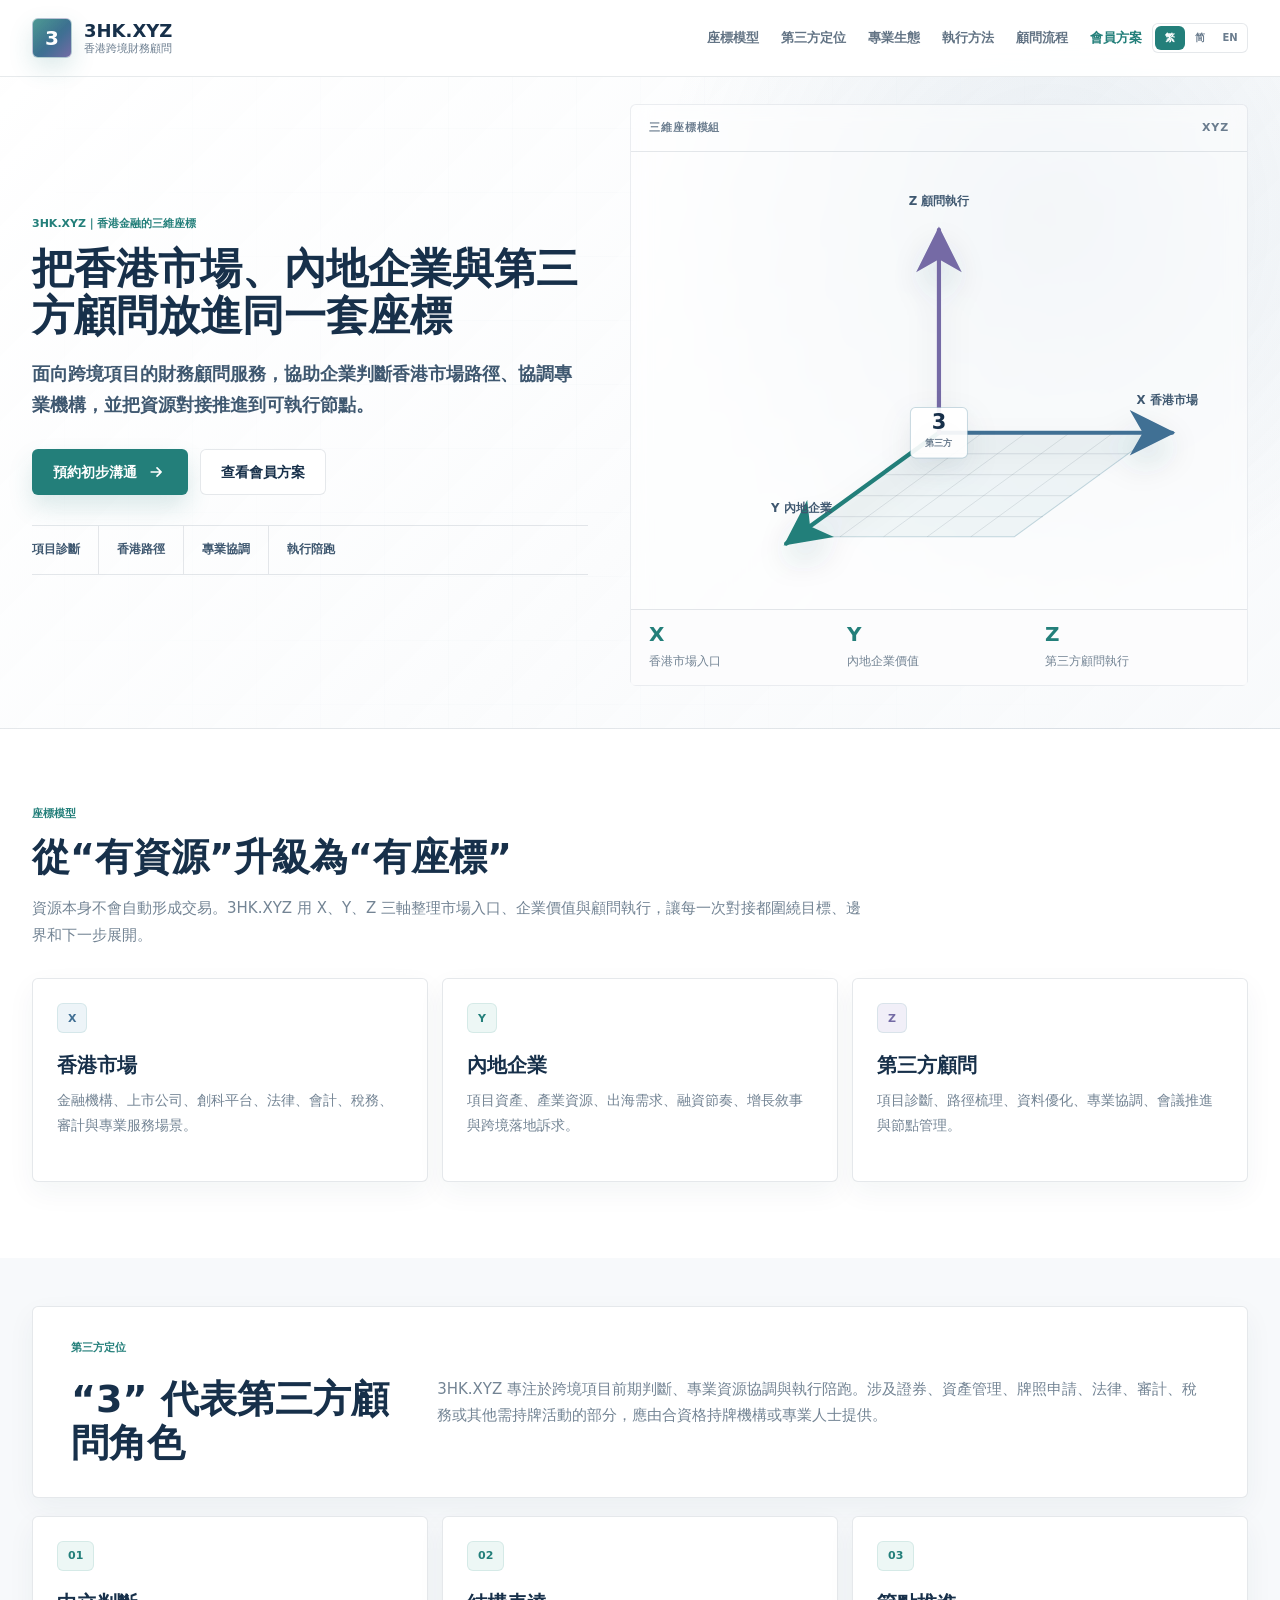
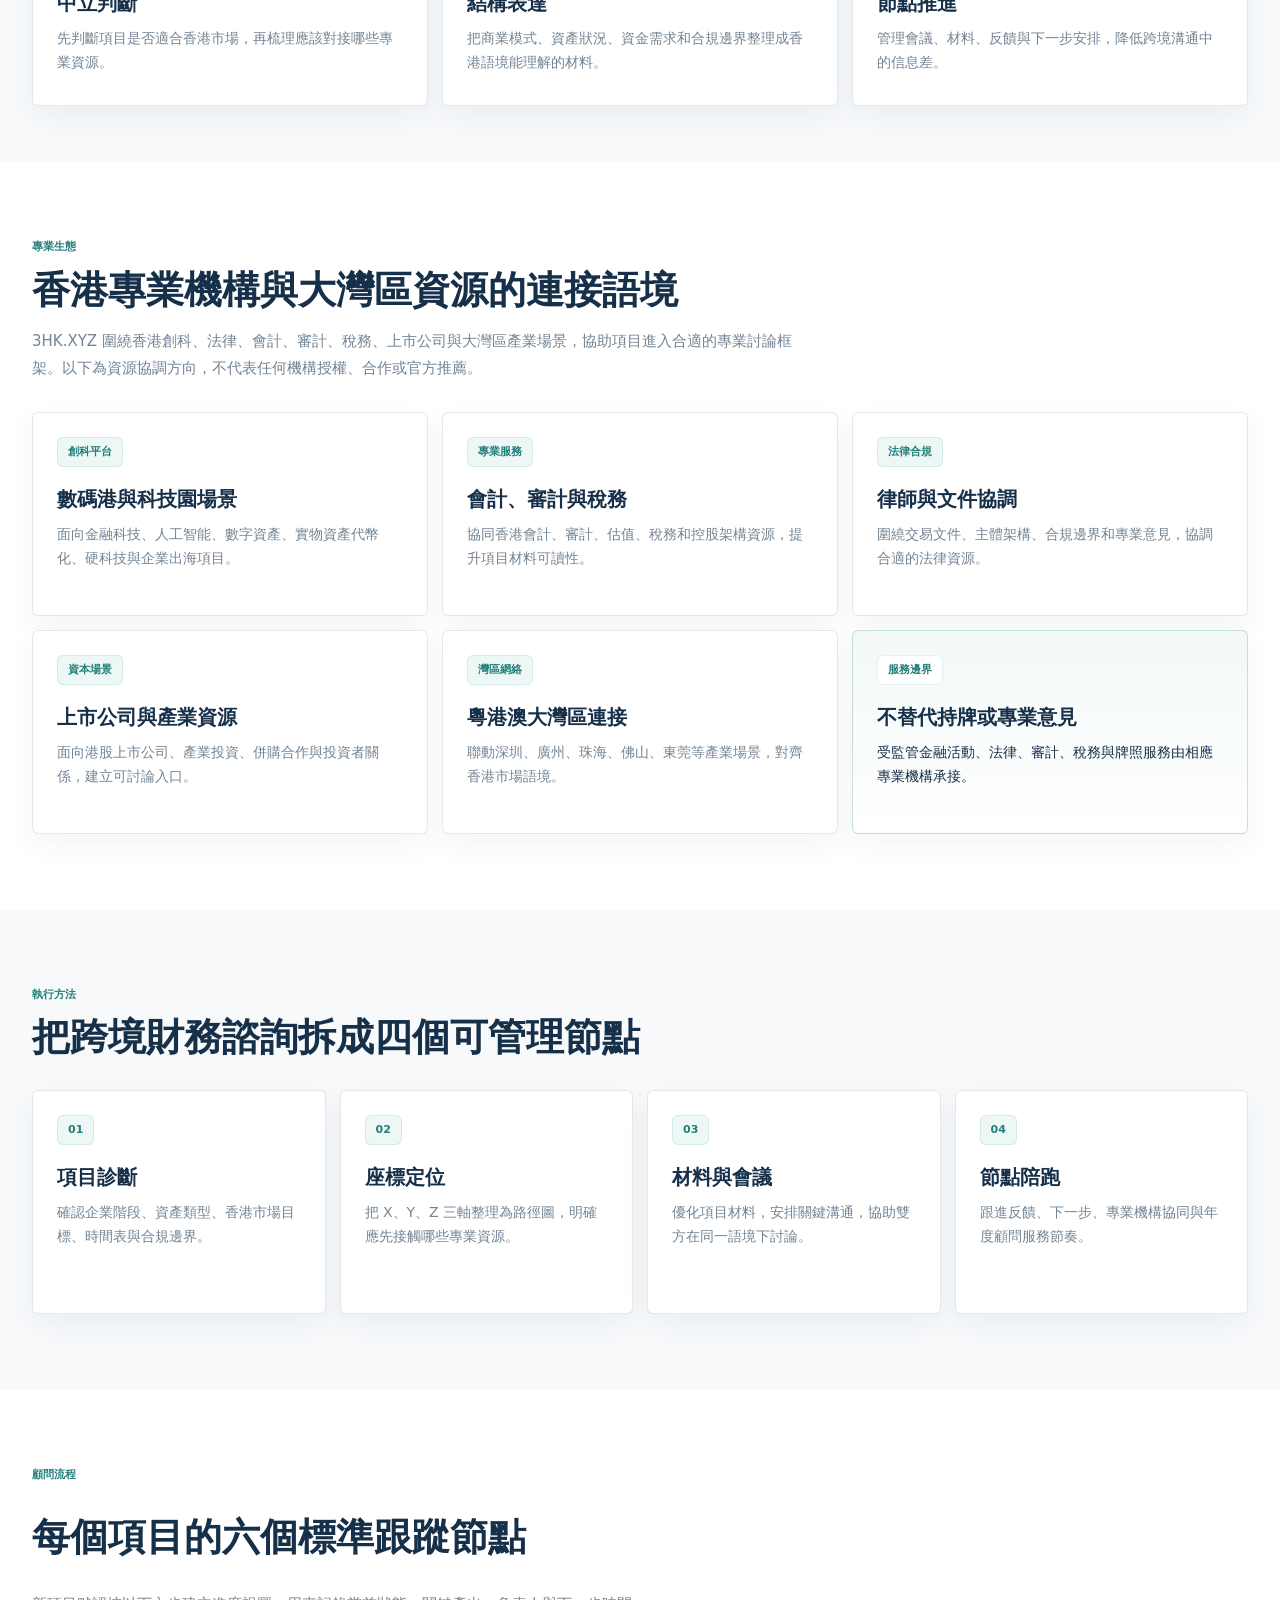
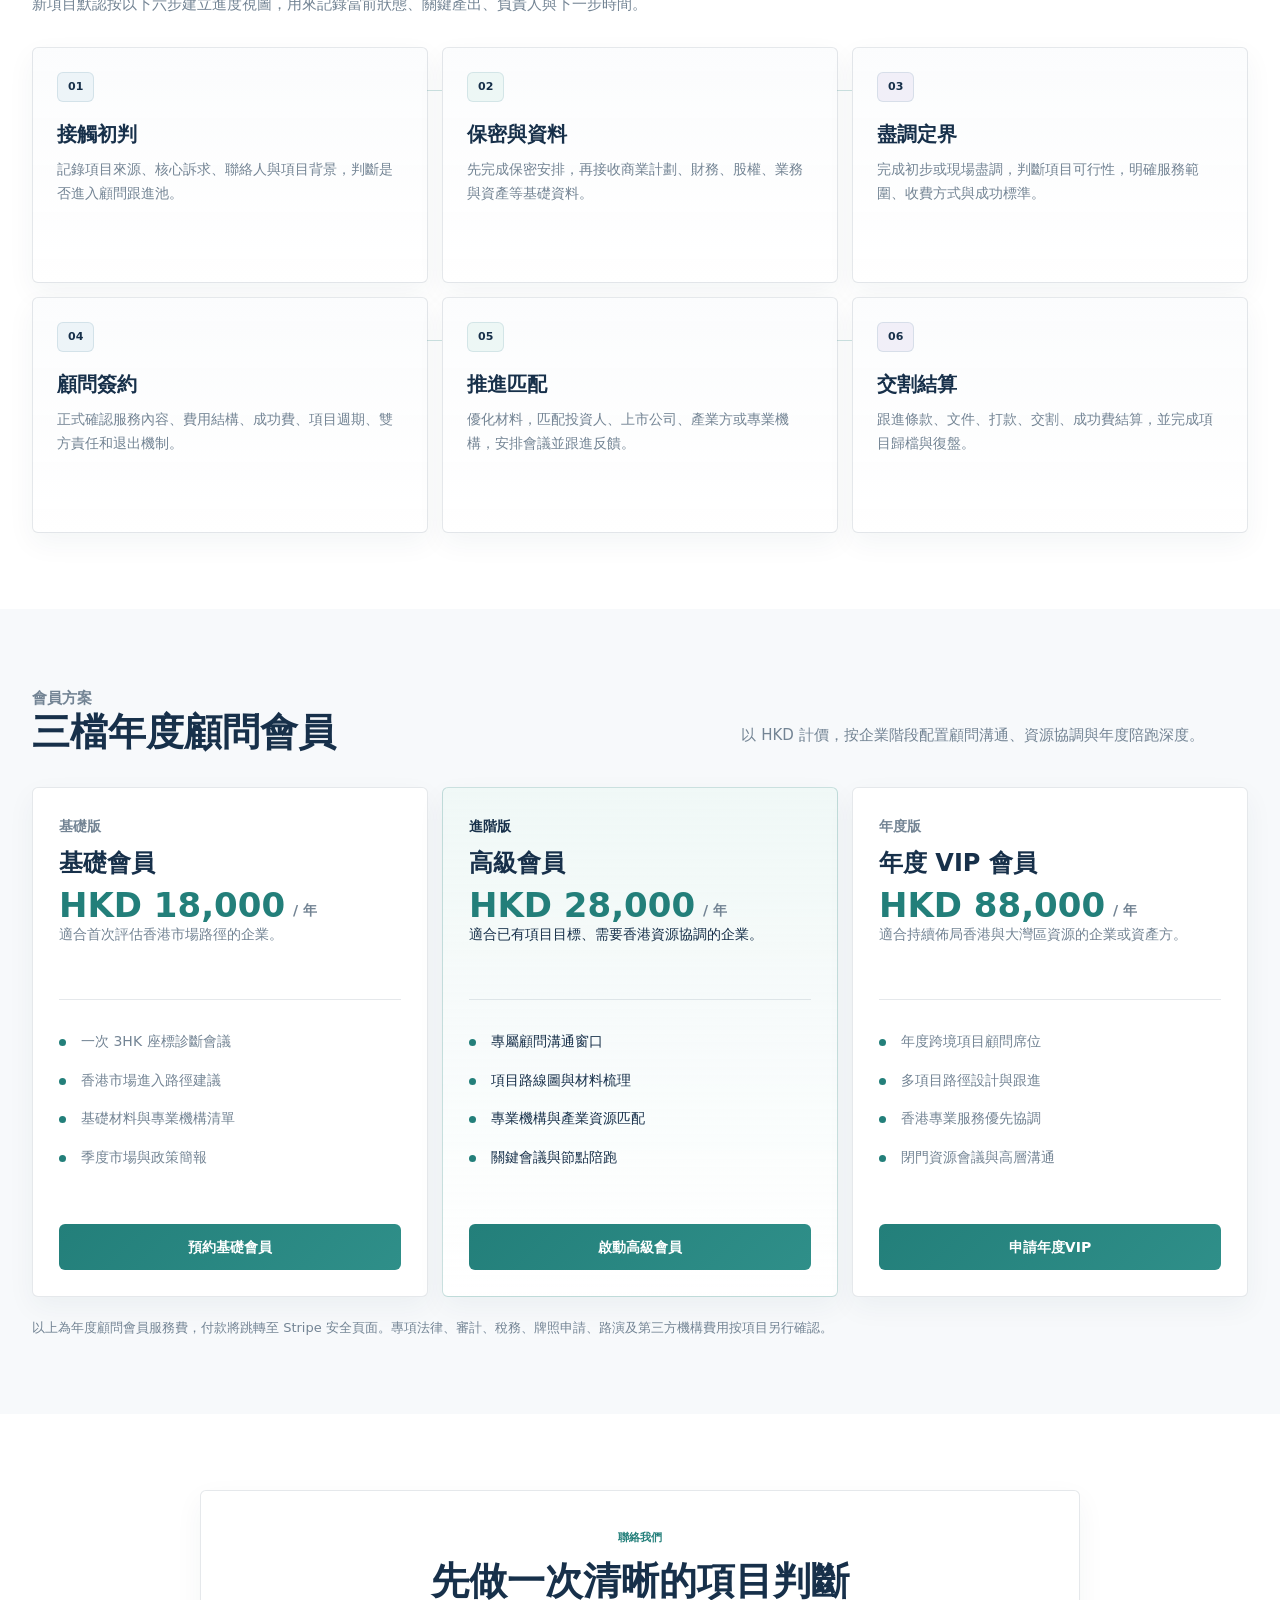
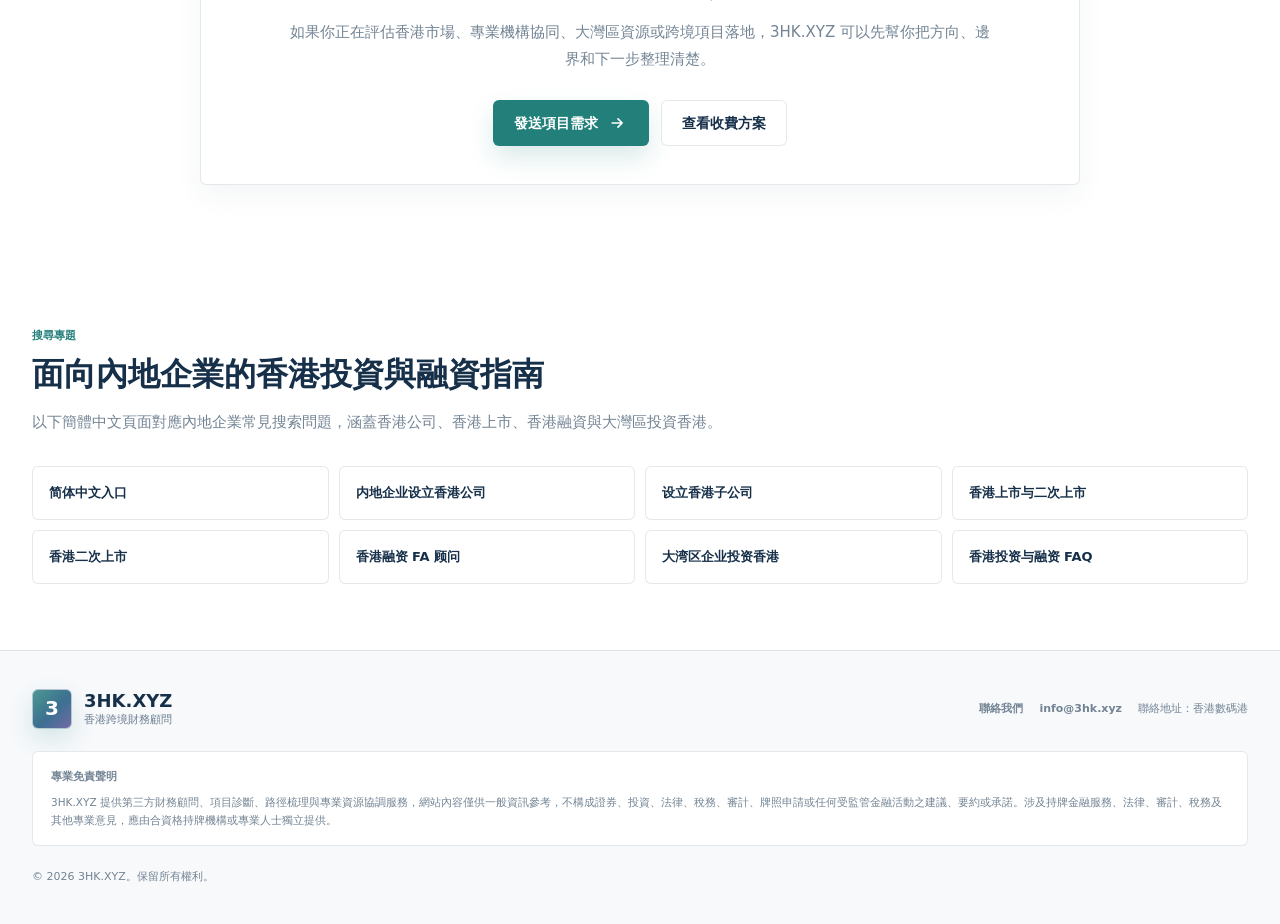
<file: index.html>
<!doctype html>
<html lang="zh-Hant-HK">
  <head>
    <meta charset="utf-8" />
    <meta name="viewport" content="width=device-width, initial-scale=1" />
    <meta
      name="description"
      content="3HK.XYZ 是面向香港市場、內地企業與第三方顧問協調的財務顧問服務網站，協助跨境項目梳理路徑、協調專業機構與推進執行。"
    />
    <title>3HK.XYZ｜香港金融的三維座標</title>
    <link rel="canonical" href="https://3hk.xyz/" />
    <link rel="alternate" hreflang="zh-Hant-HK" href="https://3hk.xyz/" />
    <link rel="alternate" hreflang="zh-CN" href="https://3hk.xyz/zh-cn/" />
    <link rel="alternate" hreflang="en" href="https://3hk.xyz/en.html" />
    <meta property="og:type" content="website" />
    <meta property="og:site_name" content="3HK.XYZ" />
    <meta property="og:title" content="3HK.XYZ｜香港金融的三維座標" />
    <meta property="og:description" content="以香港市場、內地企業與第三方顧問為三軸，協助跨境項目梳理路徑、協調專業機構與推進執行。" />
    <meta property="og:url" content="https://3hk.xyz/" />
    <meta name="twitter:card" content="summary" />
    <link rel="icon" href="favicon.svg" type="image/svg+xml" />
    <link rel="stylesheet" href="styles.css" />
    <script type="application/ld+json">
      {
        "@context": "https://schema.org",
        "@type": "ProfessionalService",
        "name": "3HK.XYZ",
        "url": "https://3hk.xyz/",
        "email": "info@3hk.xyz",
        "address": {
          "@type": "PostalAddress",
          "addressLocality": "香港",
          "streetAddress": "香港數碼港"
        },
        "areaServed": ["香港", "中國內地", "粵港澳大灣區"],
        "serviceType": ["第三方財務顧問", "香港融資顧問", "香港上市前期顧問", "跨境項目專業資源協調"]
      }
    </script>
  </head>
  <body>
    <a class="skip-link" href="#main">跳轉到主要內容</a>

    <header class="site-header" data-header>
      <div class="nav-shell">
        <a class="brand" href="#top" aria-label="3HK.XYZ 首頁">
          <span class="brand-mark">3</span>
          <span>
            <strong>3HK.XYZ</strong>
            <small>香港跨境財務顧問</small>
          </span>
        </a>

        <button class="nav-toggle" type="button" aria-expanded="false" aria-controls="site-nav" data-nav-toggle>
          <span></span>
          <span></span>
          <span></span>
          <span class="sr-only">打開導航</span>
        </button>

        <div class="nav-actions">
          <nav class="site-nav" id="site-nav" data-nav>
            <a href="#coordinate">座標模型</a>
            <a href="#positioning">第三方定位</a>
            <a href="#ecosystem">專業生態</a>
            <a href="#method">執行方法</a>
            <a href="#fa-flow">顧問流程</a>
            <a href="#membership">會員方案</a>
          </nav>
          <div class="language-switch" aria-label="語言切換">
            <a class="is-active" href="index.html" aria-current="page">繁</a>
            <a href="/zh-cn/">简</a>
            <a href="en.html">EN</a>
          </div>
        </div>
      </div>
    </header>

    <main id="main">
      <section class="hero" id="top" aria-labelledby="hero-title">
        <div class="hero-backdrop" aria-hidden="true"></div>
        <div class="container hero-grid">
          <div class="hero-copy reveal">
            <p class="eyebrow">3HK.XYZ｜香港金融的三維座標</p>
            <h1 id="hero-title">把香港市場、內地企業與第三方顧問放進同一套座標</h1>
            <p class="hero-lede">
              面向跨境項目的財務顧問服務，協助企業判斷香港市場路徑、協調專業機構，並把資源對接推進到可執行節點。
            </p>
            <div class="hero-actions">
              <a class="button button-primary" href="#contact">
                <span>預約初步溝通</span>
                <svg viewBox="0 0 24 24" aria-hidden="true">
                  <path d="M5 12h12m-5-5 5 5-5 5" />
                </svg>
              </a>
              <a class="button button-secondary" href="#membership">查看會員方案</a>
            </div>
            <div class="hero-tags" aria-label="服務重點">
              <span>項目診斷</span>
              <span>香港路徑</span>
              <span>專業協調</span>
              <span>執行陪跑</span>
            </div>
          </div>

          <div class="coordinate-terminal reveal" aria-label="3HK.XYZ 三維座標視覺">
            <div class="terminal-top">
              <span>三維座標模組</span>
              <span>XYZ</span>
            </div>
            <svg class="coordinate-visual" viewBox="0 0 720 540" role="img" aria-labelledby="diagram-title diagram-desc">
              <title id="diagram-title">3HK.XYZ 三維座標模型</title>
              <desc id="diagram-desc">X軸代表香港市場，Y軸代表內地企業，Z軸代表第三方顧問執行。</desc>
              <defs>
                <linearGradient id="axisBlue" x1="0" x2="1" y1="0" y2="0">
                  <stop offset="0%" stop-color="#74a9bd" />
                  <stop offset="100%" stop-color="#d1e5eb" />
                </linearGradient>
                <linearGradient id="axisGreen" x1="0" x2="1" y1="0" y2="1">
                  <stop offset="0%" stop-color="#65b7a3" />
                  <stop offset="100%" stop-color="#1f786c" />
                </linearGradient>
                <linearGradient id="axisPlum" x1="0" x2="0" y1="1" y2="0">
                  <stop offset="0%" stop-color="#88617a" />
                  <stop offset="100%" stop-color="#dbc0cd" />
                </linearGradient>
                <linearGradient id="surfaceFill" x1="0" x2="1" y1="0" y2="1">
                  <stop offset="0%" stop-color="#ffffff" stop-opacity="0.2" />
                  <stop offset="100%" stop-color="#ffffff" stop-opacity="0.04" />
                </linearGradient>
                <filter id="softAxisShadow" x="-20%" y="-20%" width="140%" height="140%">
                  <feDropShadow dx="0" dy="18" stdDeviation="18" flood-color="#2b4658" flood-opacity="0.16" />
                </filter>
                <marker id="arrowBlue" viewBox="0 0 18 18" markerWidth="14" markerHeight="14" refX="15" refY="9" orient="auto">
                  <path d="M2 2 16 9 2 16 6 9Z" fill="#416f94" />
                </marker>
                <marker id="arrowGreen" viewBox="0 0 18 18" markerWidth="14" markerHeight="14" refX="15" refY="9" orient="auto">
                  <path d="M2 2 16 9 2 16 6 9Z" fill="#237f7a" />
                </marker>
                <marker id="arrowPlum" viewBox="0 0 18 18" markerWidth="14" markerHeight="14" refX="15" refY="9" orient="auto">
                  <path d="M2 2 16 9 2 16 6 9Z" fill="#746ba5" />
                </marker>
              </defs>

              <polygon class="surface" points="360,330 620,330 450,454 190,454" />
              <g class="surface-grid">
                <path d="M326 355 586 355" />
                <path d="M292 380 552 380" />
                <path d="M258 405 518 405" />
                <path d="M224 430 484 430" />
                <path d="M412 330 242 454" />
                <path d="M464 330 294 454" />
                <path d="M516 330 346 454" />
                <path d="M568 330 398 454" />
              </g>

              <g class="axes" filter="url(#softAxisShadow)">
                <path class="axis axis-x" marker-end="url(#arrowBlue)" d="M360 330 638 330" />
                <path class="axis axis-y" marker-end="url(#arrowGreen)" d="M360 330 178 462" />
                <path class="axis axis-z" marker-end="url(#arrowPlum)" d="M360 330 360 88" />
              </g>

              <g class="coordinate-nodes">
                <circle class="node node-x" cx="638" cy="330" r="10" />
                <circle class="node node-y" cx="178" cy="462" r="10" />
                <circle class="node node-z" cx="360" cy="88" r="10" />
                <rect class="origin-box" x="326" y="300" width="68" height="60" rx="6" />
                <text class="origin-number" x="360" y="326" text-anchor="middle">3</text>
                <text class="origin-label" x="360" y="346" text-anchor="middle">第三方</text>
              </g>

              <g class="diagram-labels">
                <text x="632" y="296" text-anchor="middle">X 香港市場</text>
                <text x="196" y="424" text-anchor="middle">Y 內地企業</text>
                <text x="360" y="58" text-anchor="middle">Z 顧問執行</text>
              </g>
            </svg>
            <div class="terminal-foot">
              <div>
                <strong>X</strong>
                <span>香港市場入口</span>
              </div>
              <div>
                <strong>Y</strong>
                <span>內地企業價值</span>
              </div>
              <div>
                <strong>Z</strong>
                <span>第三方顧問執行</span>
              </div>
            </div>
          </div>
        </div>
      </section>

      <section class="coordinate-section" id="coordinate" aria-labelledby="coordinate-title">
        <div class="container coordinate-layout">
          <div class="section-heading reveal">
            <p class="section-kicker">座標模型</p>
            <h2 id="coordinate-title">從“有資源”升級為“有座標”</h2>
            <p>
              資源本身不會自動形成交易。3HK.XYZ 用 X、Y、Z 三軸整理市場入口、企業價值與顧問執行，讓每一次對接都圍繞目標、邊界和下一步展開。
            </p>
          </div>
          <div class="axis-grid">
            <article class="axis-card reveal">
              <span>X</span>
              <h3>香港市場</h3>
              <p>金融機構、上市公司、創科平台、法律、會計、稅務、審計與專業服務場景。</p>
            </article>
            <article class="axis-card reveal">
              <span>Y</span>
              <h3>內地企業</h3>
              <p>項目資產、產業資源、出海需求、融資節奏、增長敘事與跨境落地訴求。</p>
            </article>
            <article class="axis-card reveal">
              <span>Z</span>
              <h3>第三方顧問</h3>
              <p>項目診斷、路徑梳理、資料優化、專業協調、會議推進與節點管理。</p>
            </article>
          </div>
        </div>
      </section>

      <section class="section positioning-section" id="positioning" aria-labelledby="positioning-title">
        <div class="container split-layout">
          <div class="section-copy reveal">
            <p class="section-kicker">第三方定位</p>
            <h2 id="positioning-title">“3” 代表第三方顧問角色</h2>
            <p>
              3HK.XYZ 專注於跨境項目前期判斷、專業資源協調與執行陪跑。涉及證券、資產管理、牌照申請、法律、審計、稅務或其他需持牌活動的部分，應由合資格持牌機構或專業人士提供。
            </p>
          </div>

          <div class="stance-grid">
            <article class="stance-card reveal">
              <span>01</span>
              <h3>中立判斷</h3>
              <p>先判斷項目是否適合香港市場，再梳理應該對接哪些專業資源。</p>
            </article>
            <article class="stance-card reveal">
              <span>02</span>
              <h3>結構表達</h3>
              <p>把商業模式、資產狀況、資金需求和合規邊界整理成香港語境能理解的材料。</p>
            </article>
            <article class="stance-card reveal">
              <span>03</span>
              <h3>節點推進</h3>
              <p>管理會議、材料、反饋與下一步安排，降低跨境溝通中的信息差。</p>
            </article>
          </div>
        </div>
      </section>

      <section class="section ecosystem-section" id="ecosystem" aria-labelledby="ecosystem-title">
        <div class="container">
          <div class="section-heading reveal">
            <p class="section-kicker">專業生態</p>
            <h2 id="ecosystem-title">香港專業機構與大灣區資源的連接語境</h2>
            <p>
              3HK.XYZ 圍繞香港創科、法律、會計、審計、稅務、上市公司與大灣區產業場景，協助項目進入合適的專業討論框架。以下為資源協調方向，不代表任何機構授權、合作或官方推薦。
            </p>
          </div>

          <div class="ecosystem-grid">
            <article class="ecosystem-card reveal">
              <span>創科平台</span>
              <h3>數碼港與科技園場景</h3>
              <p>面向金融科技、人工智能、數字資產、實物資產代幣化、硬科技與企業出海項目。</p>
            </article>
            <article class="ecosystem-card reveal">
              <span>專業服務</span>
              <h3>會計、審計與稅務</h3>
              <p>協同香港會計、審計、估值、稅務和控股架構資源，提升項目材料可讀性。</p>
            </article>
            <article class="ecosystem-card reveal">
              <span>法律合規</span>
              <h3>律師與文件協調</h3>
              <p>圍繞交易文件、主體架構、合規邊界和專業意見，協調合適的法律資源。</p>
            </article>
            <article class="ecosystem-card reveal">
              <span>資本場景</span>
              <h3>上市公司與產業資源</h3>
              <p>面向港股上市公司、產業投資、併購合作與投資者關係，建立可討論入口。</p>
            </article>
            <article class="ecosystem-card reveal">
              <span>灣區網絡</span>
              <h3>粵港澳大灣區連接</h3>
              <p>聯動深圳、廣州、珠海、佛山、東莞等產業場景，對齊香港市場語境。</p>
            </article>
            <article class="ecosystem-card reveal emphasis">
              <span>服務邊界</span>
              <h3>不替代持牌或專業意見</h3>
              <p>受監管金融活動、法律、審計、稅務與牌照服務由相應專業機構承接。</p>
            </article>
          </div>
        </div>
      </section>

      <section class="method-section" id="method" aria-labelledby="method-title">
        <div class="container method-layout">
          <div class="section-heading reveal">
            <p class="section-kicker">執行方法</p>
            <h2 id="method-title">把跨境財務諮詢拆成四個可管理節點</h2>
          </div>
          <div class="method-timeline">
            <article class="method-step reveal">
              <span>01</span>
              <h3>項目診斷</h3>
              <p>確認企業階段、資產類型、香港市場目標、時間表與合規邊界。</p>
            </article>
            <article class="method-step reveal">
              <span>02</span>
              <h3>座標定位</h3>
              <p>把 X、Y、Z 三軸整理為路徑圖，明確應先接觸哪些專業資源。</p>
            </article>
            <article class="method-step reveal">
              <span>03</span>
              <h3>材料與會議</h3>
              <p>優化項目材料，安排關鍵溝通，協助雙方在同一語境下討論。</p>
            </article>
            <article class="method-step reveal">
              <span>04</span>
              <h3>節點陪跑</h3>
              <p>跟進反饋、下一步、專業機構協同與年度顧問服務節奏。</p>
            </article>
          </div>
        </div>
      </section>

      <section class="fa-section" id="fa-flow" aria-labelledby="fa-flow-title">
        <div class="container">
          <div class="section-heading reveal">
            <p class="section-kicker">顧問流程</p>
            <h2 id="fa-flow-title">每個項目的六個標準跟蹤節點</h2>
            <p>
              新項目默認按以下六步建立進度視圖，用來記錄當前狀態、關鍵產出、負責人與下一步時間。
            </p>
          </div>
          <div class="fa-flow">
            <article class="fa-stage reveal">
              <span>01</span>
              <h3>接觸初判</h3>
              <p>記錄項目來源、核心訴求、聯絡人與項目背景，判斷是否進入顧問跟進池。</p>
            </article>
            <article class="fa-stage reveal">
              <span>02</span>
              <h3>保密與資料</h3>
              <p>先完成保密安排，再接收商業計劃、財務、股權、業務與資產等基礎資料。</p>
            </article>
            <article class="fa-stage reveal">
              <span>03</span>
              <h3>盡調定界</h3>
              <p>完成初步或現場盡調，判斷項目可行性，明確服務範圍、收費方式與成功標準。</p>
            </article>
            <article class="fa-stage reveal">
              <span>04</span>
              <h3>顧問簽約</h3>
              <p>正式確認服務內容、費用結構、成功費、項目週期、雙方責任和退出機制。</p>
            </article>
            <article class="fa-stage reveal">
              <span>05</span>
              <h3>推進匹配</h3>
              <p>優化材料，匹配投資人、上市公司、產業方或專業機構，安排會議並跟進反饋。</p>
            </article>
            <article class="fa-stage reveal">
              <span>06</span>
              <h3>交割結算</h3>
              <p>跟進條款、文件、打款、交割、成功費結算，並完成項目歸檔與復盤。</p>
            </article>
          </div>
        </div>
      </section>

      <section class="section membership-section" id="membership" aria-labelledby="membership-title">
        <div class="container">
          <div class="pricing-head reveal">
            <div>
              <p class="section-kicker">會員方案</p>
              <h2 id="membership-title">三檔年度顧問會員</h2>
            </div>
            <p>以 HKD 計價，按企業階段配置顧問溝通、資源協調與年度陪跑深度。</p>
          </div>

          <div class="plan-grid">
            <article class="plan-card reveal">
              <p class="plan-label">基礎版</p>
              <h3>基礎會員</h3>
              <p class="plan-price"><strong>HKD 18,000</strong><span>/ 年</span></p>
              <p class="plan-desc">適合首次評估香港市場路徑的企業。</p>
              <ul>
                <li>一次 3HK 座標診斷會議</li>
                <li>香港市場進入路徑建議</li>
                <li>基礎材料與專業機構清單</li>
                <li>季度市場與政策簡報</li>
              </ul>
              <a href="https://buy.stripe.com/fZudR97wta5j1kq8N9b7y07">預約基礎會員</a>
            </article>
            <article class="plan-card featured reveal">
              <p class="plan-label">進階版</p>
              <h3>高級會員</h3>
              <p class="plan-price"><strong>HKD 28,000</strong><span>/ 年</span></p>
              <p class="plan-desc">適合已有項目目標、需要香港資源協調的企業。</p>
              <ul>
                <li>專屬顧問溝通窗口</li>
                <li>項目路線圖與材料梳理</li>
                <li>專業機構與產業資源匹配</li>
                <li>關鍵會議與節點陪跑</li>
              </ul>
              <a href="https://buy.stripe.com/14A9AT1856T71kqe7tb7y08">啟動高級會員</a>
            </article>
            <article class="plan-card reveal">
              <p class="plan-label">年度版</p>
              <h3>年度 VIP 會員</h3>
              <p class="plan-price"><strong>HKD 88,000</strong><span>/ 年</span></p>
              <p class="plan-desc">適合持續佈局香港與大灣區資源的企業或資產方。</p>
              <ul>
                <li>年度跨境項目顧問席位</li>
                <li>多項目路徑設計與跟進</li>
                <li>香港專業服務優先協調</li>
                <li>閉門資源會議與高層溝通</li>
              </ul>
              <a href="https://buy.stripe.com/aFa00j4khcdr7IOd3pb7y09">申請年度VIP</a>
            </article>
          </div>
          <p class="pricing-note reveal">
            以上為年度顧問會員服務費，付款將跳轉至 Stripe 安全頁面。專項法律、審計、稅務、牌照申請、路演及第三方機構費用按項目另行確認。
          </p>
        </div>
      </section>

      <section class="contact-section" id="contact" aria-labelledby="contact-title">
        <div class="container contact-panel reveal">
          <p class="section-kicker">聯絡我們</p>
          <h2 id="contact-title">先做一次清晰的項目判斷</h2>
          <p>
            如果你正在評估香港市場、專業機構協同、大灣區資源或跨境項目落地，3HK.XYZ 可以先幫你把方向、邊界和下一步整理清楚。
          </p>
          <div class="contact-actions">
            <a class="button button-primary" href="mailto:info@3hk.xyz?subject=3HK.XYZ%20Project%20Inquiry">
              <span>發送項目需求</span>
              <svg viewBox="0 0 24 24" aria-hidden="true">
                <path d="M5 12h12m-5-5 5 5-5 5" />
              </svg>
            </a>
            <a class="button button-secondary" href="#membership">查看收費方案</a>
          </div>
        </div>
      </section>

      <section class="seo-section alt" aria-labelledby="resource-title">
        <div class="container">
          <div class="section-heading">
            <p class="section-kicker">搜尋專題</p>
            <h2 id="resource-title">面向內地企業的香港投資與融資指南</h2>
            <p>以下簡體中文頁面對應內地企業常見搜索問題，涵蓋香港公司、香港上市、香港融資與大灣區投資香港。</p>
          </div>
          <div class="topic-links" aria-label="簡體專題頁">
            <a href="/zh-cn/">简体中文入口</a>
            <a href="/zh-cn/hong-kong-company-setup/">内地企业设立香港公司</a>
            <a href="/zh-cn/hong-kong-subsidiary/">设立香港子公司</a>
            <a href="/zh-cn/hong-kong-listing/">香港上市与二次上市</a>
            <a href="/zh-cn/hong-kong-secondary-listing/">香港二次上市</a>
            <a href="/zh-cn/hong-kong-financing/">香港融资 FA 顾问</a>
            <a href="/zh-cn/greater-bay-area-hong-kong/">大湾区企业投资香港</a>
            <a href="/zh-cn/faq/">香港投资与融资 FAQ</a>
          </div>
        </div>
      </section>
    </main>

    <footer class="site-footer">
      <div class="container footer-stack">
        <div class="footer-inner">
          <a class="brand" href="#top" aria-label="3HK.XYZ 首頁">
            <span class="brand-mark">3</span>
            <span>
              <strong>3HK.XYZ</strong>
              <small>香港跨境財務顧問</small>
            </span>
          </a>
          <div class="footer-contact" aria-label="聯絡資訊">
            <strong>聯絡我們</strong>
            <a href="mailto:info@3hk.xyz">info@3hk.xyz</a>
            <span>聯絡地址：香港數碼港</span>
          </div>
        </div>
        <div class="footer-disclaimer">
          <strong>專業免責聲明</strong>
          <p>
            3HK.XYZ 提供第三方財務顧問、項目診斷、路徑梳理與專業資源協調服務，網站內容僅供一般資訊參考，不構成證券、投資、法律、稅務、審計、牌照申請或任何受監管金融活動之建議、要約或承諾。涉及持牌金融服務、法律、審計、稅務及其他專業意見，應由合資格持牌機構或專業人士獨立提供。
          </p>
        </div>
        <p class="footer-copyright">© <span data-year></span> 3HK.XYZ。保留所有權利。</p>
      </div>
    </footer>

    <script src="script.js"></script>
  </body>
</html>
</file>
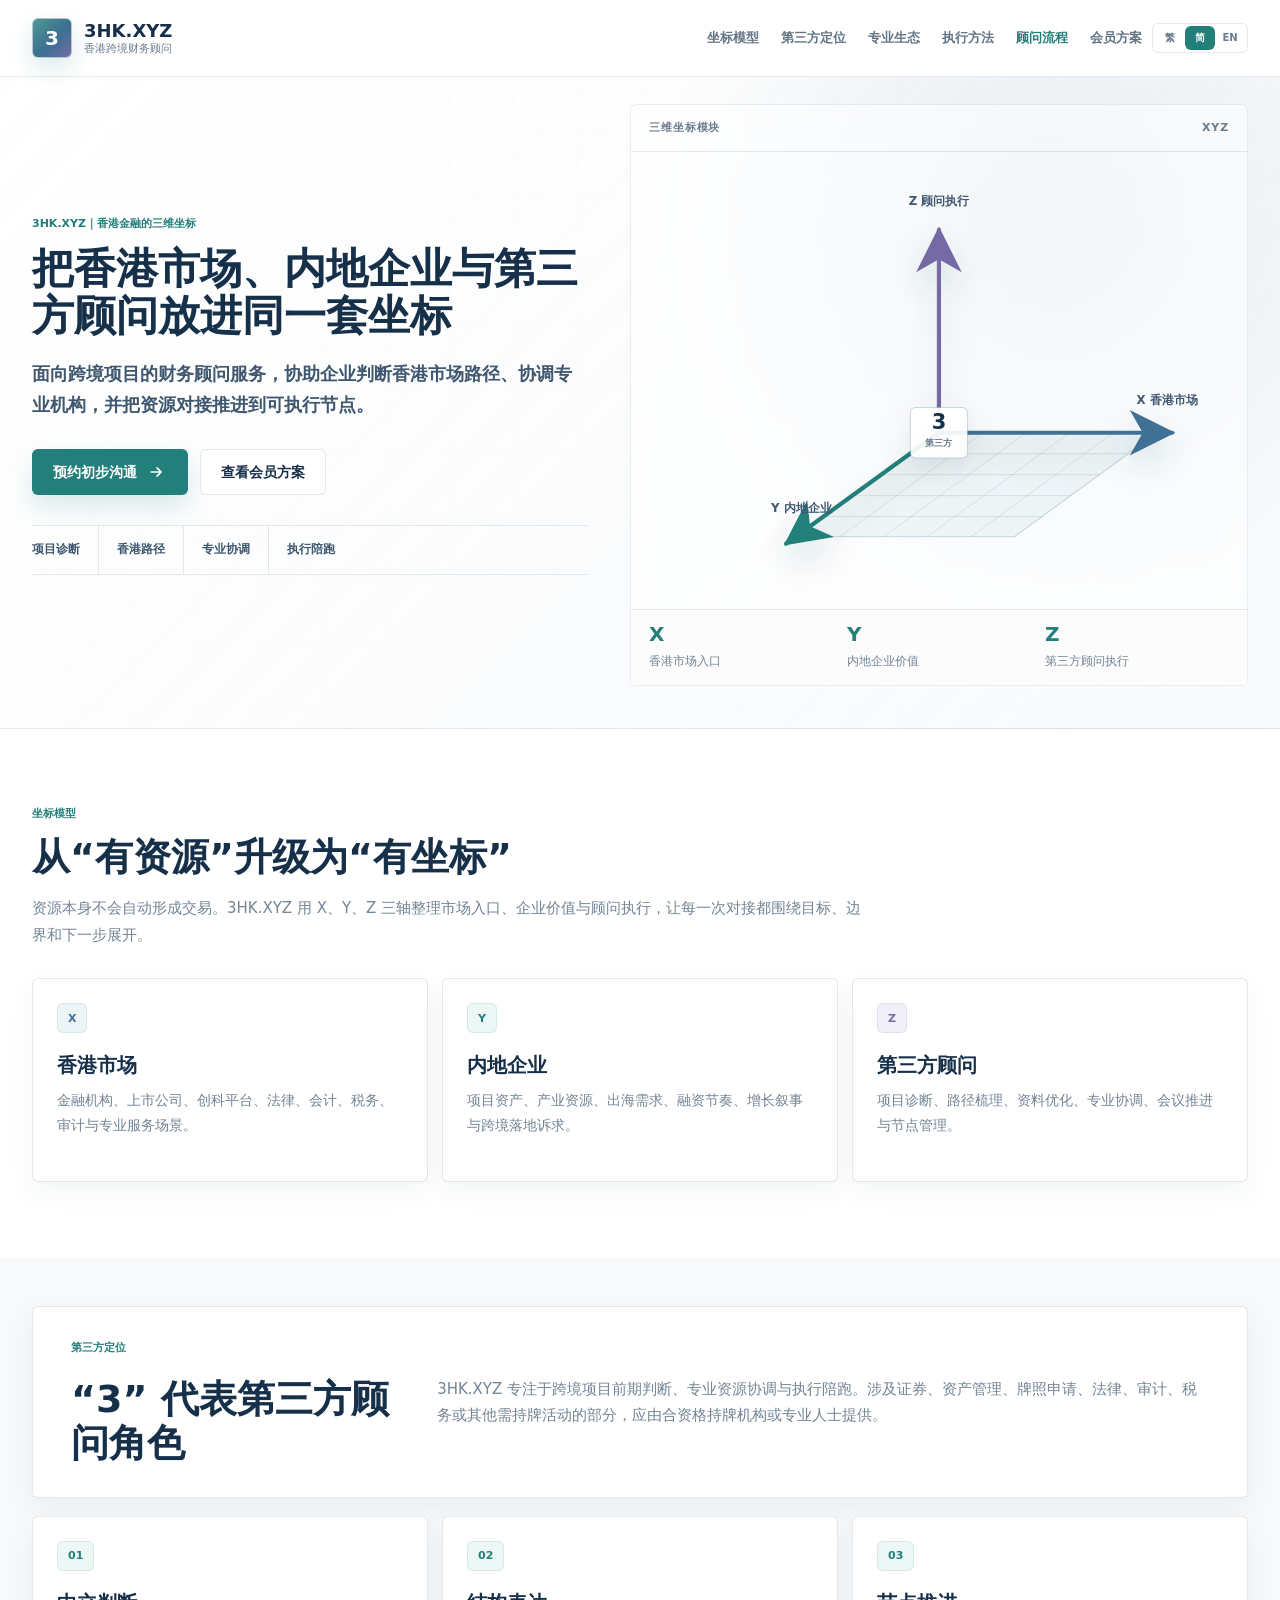
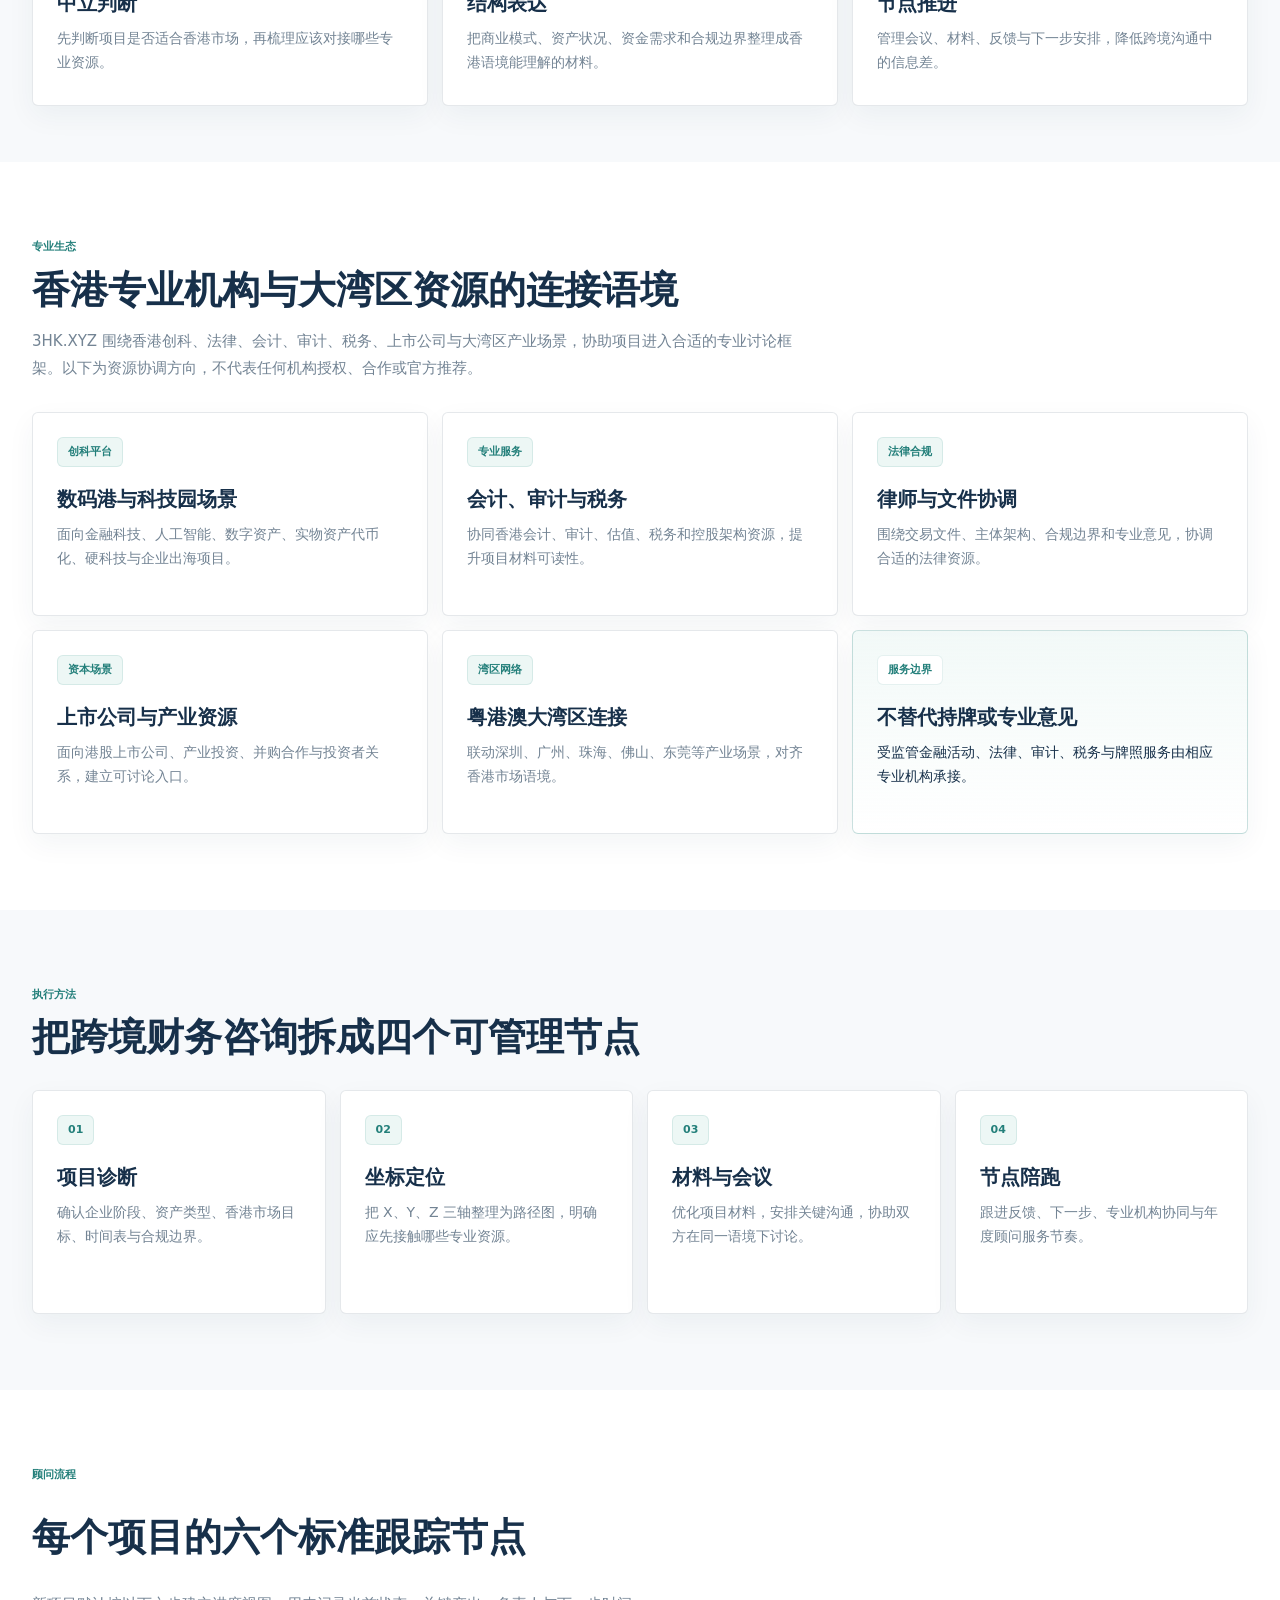
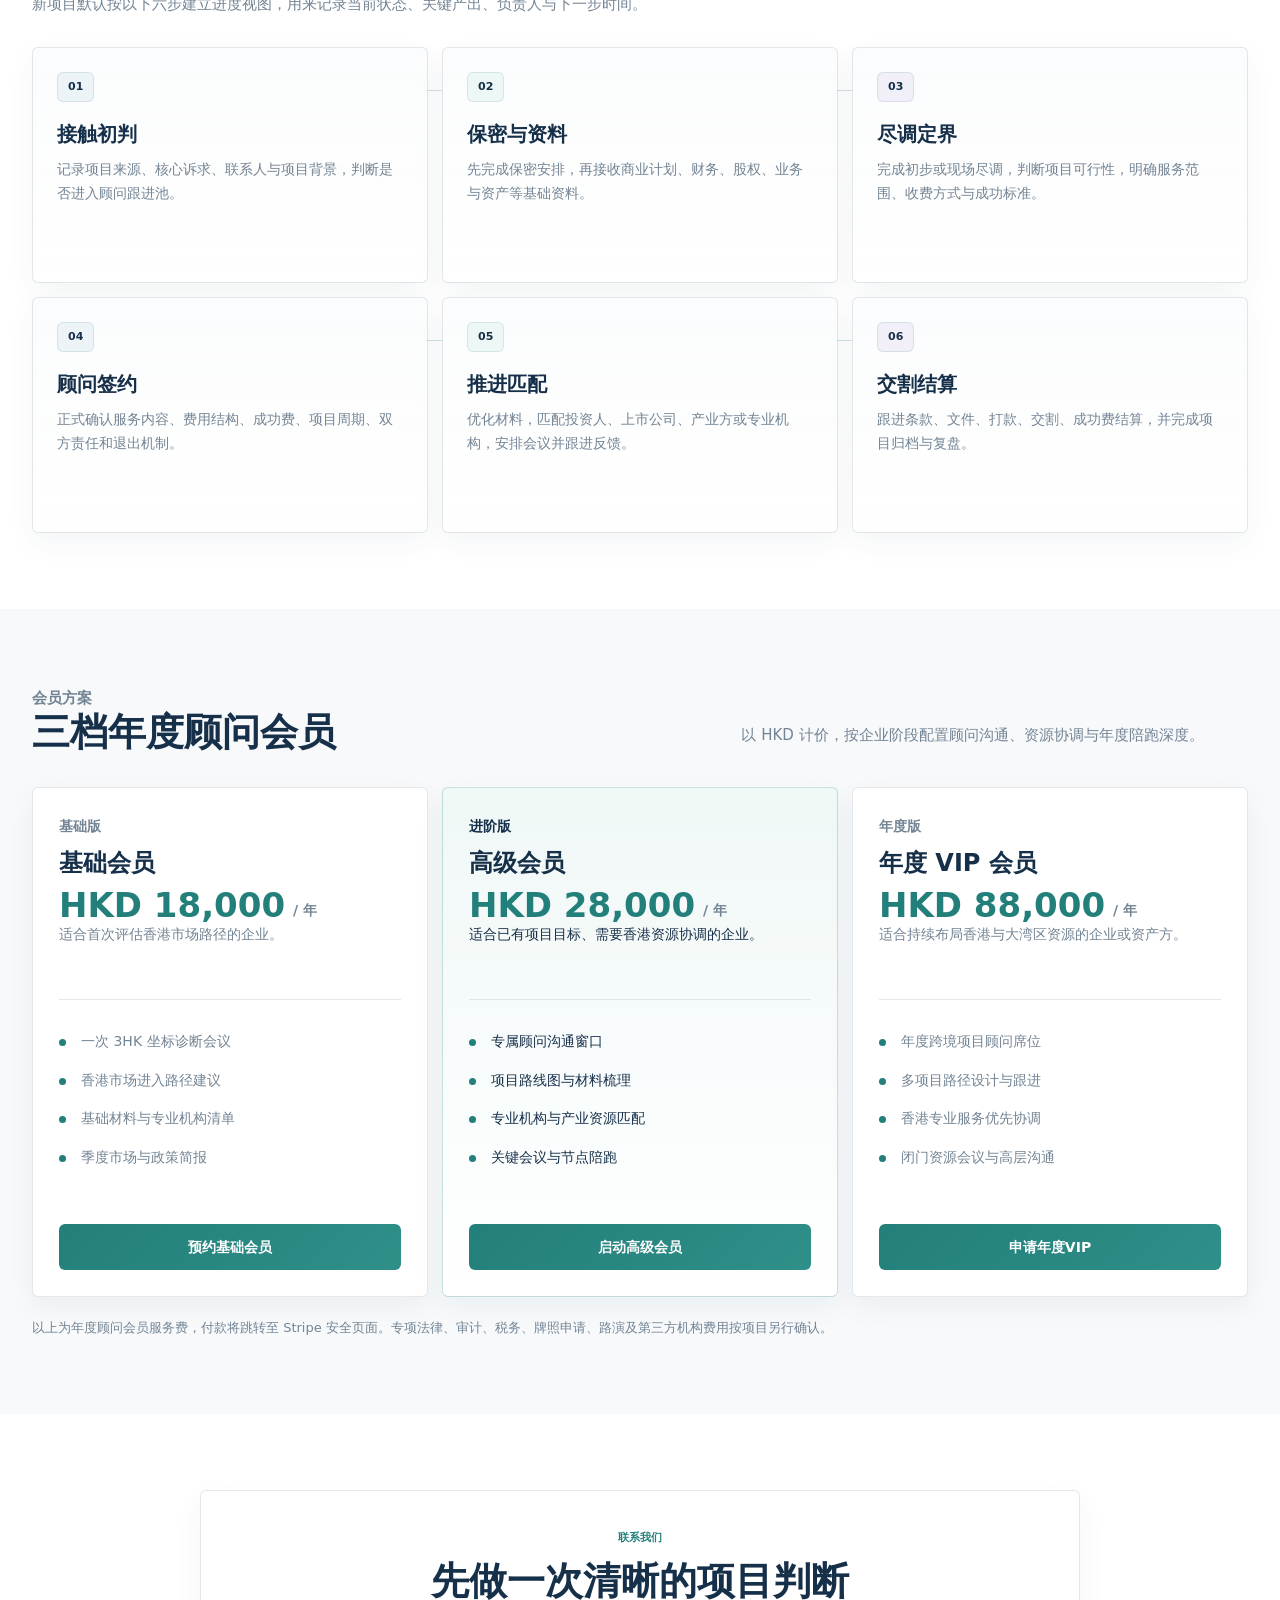
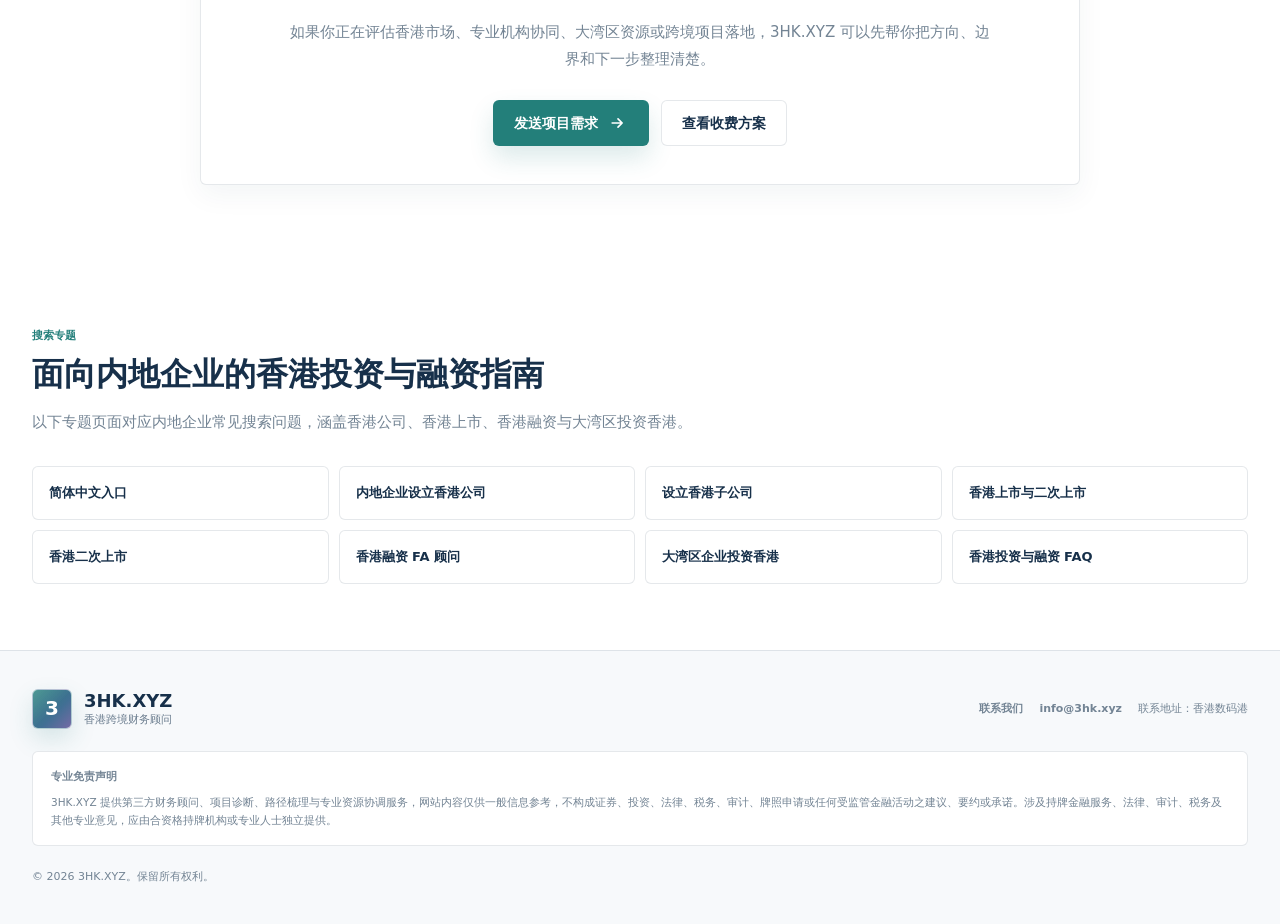
<file: zh-cn/index.html>
<!doctype html>
<html lang="zh-CN">
  <head>
    <meta charset="utf-8" />
    <meta name="viewport" content="width=device-width, initial-scale=1" />
    <meta
      name="description"
      content="3HK.XYZ 是面向香港市场、内地企业与第三方顾问协调的财务顾问服务网站，协助跨境项目梳理路径、协调专业机构与推进执行。"
    />
    <title>3HK.XYZ｜香港金融的三维坐标</title>
    <link rel="canonical" href="https://3hk.xyz/zh-cn/" />
    <link rel="alternate" hreflang="zh-Hant-HK" href="https://3hk.xyz/" />
    <link rel="alternate" hreflang="zh-CN" href="https://3hk.xyz/zh-cn/" />
    <link rel="alternate" hreflang="en" href="https://3hk.xyz/en.html" />
    <meta property="og:type" content="website" />
    <meta property="og:site_name" content="3HK.XYZ" />
    <meta property="og:title" content="3HK.XYZ｜香港金融的三维坐标" />
    <meta property="og:description" content="以香港市场、内地企业与第三方顾问为三轴，协助跨境项目梳理路径、协调专业机构与推进执行。" />
    <meta property="og:url" content="https://3hk.xyz/zh-cn/" />
    <meta name="twitter:card" content="summary" />
    <link rel="icon" href="/favicon.svg" type="image/svg+xml" />
    <link rel="stylesheet" href="/styles.css" />
    <script type="application/ld+json">
      {
        "@context": "https://schema.org",
        "@type": "ProfessionalService",
        "name": "3HK.XYZ",
        "url": "https://3hk.xyz/zh-cn/",
        "email": "info@3hk.xyz",
        "address": {
          "@type": "PostalAddress",
          "addressLocality": "香港",
          "streetAddress": "香港数码港"
        },
        "areaServed": ["香港", "中国内地", "粤港澳大湾区"],
        "serviceType": ["第三方财务顾问", "香港融资顾问", "香港上市前期顾问", "跨境项目专业资源协调"]
      }
    </script>
  </head>
  <body>
    <a class="skip-link" href="#main">跳转到主要内容</a>

    <header class="site-header" data-header>
      <div class="nav-shell">
        <a class="brand" href="#top" aria-label="3HK.XYZ 简体首页">
          <span class="brand-mark">3</span>
          <span>
            <strong>3HK.XYZ</strong>
            <small>香港跨境财务顾问</small>
          </span>
        </a>

        <button class="nav-toggle" type="button" aria-expanded="false" aria-controls="site-nav" data-nav-toggle>
          <span></span>
          <span></span>
          <span></span>
          <span class="sr-only">打开导航</span>
        </button>

        <div class="nav-actions">
          <nav class="site-nav" id="site-nav" data-nav>
            <a href="#coordinate">坐标模型</a>
            <a href="#positioning">第三方定位</a>
            <a href="#ecosystem">专业生态</a>
            <a href="#method">执行方法</a>
            <a href="#fa-flow">顾问流程</a>
            <a href="#membership">会员方案</a>
          </nav>
          <div class="language-switch" aria-label="语言切换">
            <a href="/">繁</a>
            <a class="is-active" href="/zh-cn/" aria-current="page">简</a>
            <a href="/en.html">EN</a>
          </div>
        </div>
      </div>
    </header>

    <main id="main">
      <section class="hero" id="top" aria-labelledby="hero-title">
        <div class="hero-backdrop" aria-hidden="true"></div>
        <div class="container hero-grid">
          <div class="hero-copy reveal">
            <p class="eyebrow">3HK.XYZ｜香港金融的三维坐标</p>
            <h1 id="hero-title">把香港市场、内地企业与第三方顾问放进同一套坐标</h1>
            <p class="hero-lede">
              面向跨境项目的财务顾问服务，协助企业判断香港市场路径、协调专业机构，并把资源对接推进到可执行节点。
            </p>
            <div class="hero-actions">
              <a class="button button-primary" href="#contact">
                <span>预约初步沟通</span>
                <svg viewBox="0 0 24 24" aria-hidden="true">
                  <path d="M5 12h12m-5-5 5 5-5 5" />
                </svg>
              </a>
              <a class="button button-secondary" href="#membership">查看会员方案</a>
            </div>
            <div class="hero-tags" aria-label="服务重点">
              <span>项目诊断</span>
              <span>香港路径</span>
              <span>专业协调</span>
              <span>执行陪跑</span>
            </div>
          </div>

          <div class="coordinate-terminal reveal" aria-label="3HK.XYZ 三维坐标视觉">
            <div class="terminal-top">
              <span>三维坐标模块</span>
              <span>XYZ</span>
            </div>
            <svg class="coordinate-visual" viewBox="0 0 720 540" role="img" aria-labelledby="diagram-title diagram-desc">
              <title id="diagram-title">3HK.XYZ 三维坐标模型</title>
              <desc id="diagram-desc">X 轴代表香港市场，Y 轴代表内地企业，Z 轴代表第三方顾问执行。</desc>
              <defs>
                <linearGradient id="axisBlue" x1="0" x2="1" y1="0" y2="0">
                  <stop offset="0%" stop-color="#74a9bd" />
                  <stop offset="100%" stop-color="#d1e5eb" />
                </linearGradient>
                <linearGradient id="axisGreen" x1="0" x2="1" y1="0" y2="1">
                  <stop offset="0%" stop-color="#65b7a3" />
                  <stop offset="100%" stop-color="#1f786c" />
                </linearGradient>
                <linearGradient id="axisPlum" x1="0" x2="0" y1="1" y2="0">
                  <stop offset="0%" stop-color="#88617a" />
                  <stop offset="100%" stop-color="#dbc0cd" />
                </linearGradient>
                <linearGradient id="surfaceFill" x1="0" x2="1" y1="0" y2="1">
                  <stop offset="0%" stop-color="#ffffff" stop-opacity="0.2" />
                  <stop offset="100%" stop-color="#ffffff" stop-opacity="0.04" />
                </linearGradient>
                <filter id="softAxisShadow" x="-20%" y="-20%" width="140%" height="140%">
                  <feDropShadow dx="0" dy="18" stdDeviation="18" flood-color="#2b4658" flood-opacity="0.16" />
                </filter>
                <marker id="arrowBlue" viewBox="0 0 18 18" markerWidth="14" markerHeight="14" refX="15" refY="9" orient="auto">
                  <path d="M2 2 16 9 2 16 6 9Z" fill="#416f94" />
                </marker>
                <marker id="arrowGreen" viewBox="0 0 18 18" markerWidth="14" markerHeight="14" refX="15" refY="9" orient="auto">
                  <path d="M2 2 16 9 2 16 6 9Z" fill="#237f7a" />
                </marker>
                <marker id="arrowPlum" viewBox="0 0 18 18" markerWidth="14" markerHeight="14" refX="15" refY="9" orient="auto">
                  <path d="M2 2 16 9 2 16 6 9Z" fill="#746ba5" />
                </marker>
              </defs>

              <polygon class="surface" points="360,330 620,330 450,454 190,454" />
              <g class="surface-grid">
                <path d="M326 355 586 355" />
                <path d="M292 380 552 380" />
                <path d="M258 405 518 405" />
                <path d="M224 430 484 430" />
                <path d="M412 330 242 454" />
                <path d="M464 330 294 454" />
                <path d="M516 330 346 454" />
                <path d="M568 330 398 454" />
              </g>

              <g class="axes" filter="url(#softAxisShadow)">
                <path class="axis axis-x" marker-end="url(#arrowBlue)" d="M360 330 638 330" />
                <path class="axis axis-y" marker-end="url(#arrowGreen)" d="M360 330 178 462" />
                <path class="axis axis-z" marker-end="url(#arrowPlum)" d="M360 330 360 88" />
              </g>

              <g class="coordinate-nodes">
                <circle class="node node-x" cx="638" cy="330" r="10" />
                <circle class="node node-y" cx="178" cy="462" r="10" />
                <circle class="node node-z" cx="360" cy="88" r="10" />
                <rect class="origin-box" x="326" y="300" width="68" height="60" rx="6" />
                <text class="origin-number" x="360" y="326" text-anchor="middle">3</text>
                <text class="origin-label" x="360" y="346" text-anchor="middle">第三方</text>
              </g>

              <g class="diagram-labels">
                <text x="632" y="296" text-anchor="middle">X 香港市场</text>
                <text x="196" y="424" text-anchor="middle">Y 内地企业</text>
                <text x="360" y="58" text-anchor="middle">Z 顾问执行</text>
              </g>
            </svg>
            <div class="terminal-foot">
              <div>
                <strong>X</strong>
                <span>香港市场入口</span>
              </div>
              <div>
                <strong>Y</strong>
                <span>内地企业价值</span>
              </div>
              <div>
                <strong>Z</strong>
                <span>第三方顾问执行</span>
              </div>
            </div>
          </div>
        </div>
      </section>

      <section class="coordinate-section" id="coordinate" aria-labelledby="coordinate-title">
        <div class="container coordinate-layout">
          <div class="section-heading reveal">
            <p class="section-kicker">坐标模型</p>
            <h2 id="coordinate-title">从“有资源”升级为“有坐标”</h2>
            <p>
              资源本身不会自动形成交易。3HK.XYZ 用 X、Y、Z 三轴整理市场入口、企业价值与顾问执行，让每一次对接都围绕目标、边界和下一步展开。
            </p>
          </div>
          <div class="axis-grid">
            <article class="axis-card reveal">
              <span>X</span>
              <h3>香港市场</h3>
              <p>金融机构、上市公司、创科平台、法律、会计、税务、审计与专业服务场景。</p>
            </article>
            <article class="axis-card reveal">
              <span>Y</span>
              <h3>内地企业</h3>
              <p>项目资产、产业资源、出海需求、融资节奏、增长叙事与跨境落地诉求。</p>
            </article>
            <article class="axis-card reveal">
              <span>Z</span>
              <h3>第三方顾问</h3>
              <p>项目诊断、路径梳理、资料优化、专业协调、会议推进与节点管理。</p>
            </article>
          </div>
        </div>
      </section>

      <section class="section positioning-section" id="positioning" aria-labelledby="positioning-title">
        <div class="container split-layout">
          <div class="section-copy reveal">
            <p class="section-kicker">第三方定位</p>
            <h2 id="positioning-title">“3” 代表第三方顾问角色</h2>
            <p>
              3HK.XYZ 专注于跨境项目前期判断、专业资源协调与执行陪跑。涉及证券、资产管理、牌照申请、法律、审计、税务或其他需持牌活动的部分，应由合资格持牌机构或专业人士提供。
            </p>
          </div>

          <div class="stance-grid">
            <article class="stance-card reveal">
              <span>01</span>
              <h3>中立判断</h3>
              <p>先判断项目是否适合香港市场，再梳理应该对接哪些专业资源。</p>
            </article>
            <article class="stance-card reveal">
              <span>02</span>
              <h3>结构表达</h3>
              <p>把商业模式、资产状况、资金需求和合规边界整理成香港语境能理解的材料。</p>
            </article>
            <article class="stance-card reveal">
              <span>03</span>
              <h3>节点推进</h3>
              <p>管理会议、材料、反馈与下一步安排，降低跨境沟通中的信息差。</p>
            </article>
          </div>
        </div>
      </section>

      <section class="section ecosystem-section" id="ecosystem" aria-labelledby="ecosystem-title">
        <div class="container">
          <div class="section-heading reveal">
            <p class="section-kicker">专业生态</p>
            <h2 id="ecosystem-title">香港专业机构与大湾区资源的连接语境</h2>
            <p>
              3HK.XYZ 围绕香港创科、法律、会计、审计、税务、上市公司与大湾区产业场景，协助项目进入合适的专业讨论框架。以下为资源协调方向，不代表任何机构授权、合作或官方推荐。
            </p>
          </div>

          <div class="ecosystem-grid">
            <article class="ecosystem-card reveal">
              <span>创科平台</span>
              <h3>数码港与科技园场景</h3>
              <p>面向金融科技、人工智能、数字资产、实物资产代币化、硬科技与企业出海项目。</p>
            </article>
            <article class="ecosystem-card reveal">
              <span>专业服务</span>
              <h3>会计、审计与税务</h3>
              <p>协同香港会计、审计、估值、税务和控股架构资源，提升项目材料可读性。</p>
            </article>
            <article class="ecosystem-card reveal">
              <span>法律合规</span>
              <h3>律师与文件协调</h3>
              <p>围绕交易文件、主体架构、合规边界和专业意见，协调合适的法律资源。</p>
            </article>
            <article class="ecosystem-card reveal">
              <span>资本场景</span>
              <h3>上市公司与产业资源</h3>
              <p>面向港股上市公司、产业投资、并购合作与投资者关系，建立可讨论入口。</p>
            </article>
            <article class="ecosystem-card reveal">
              <span>湾区网络</span>
              <h3>粤港澳大湾区连接</h3>
              <p>联动深圳、广州、珠海、佛山、东莞等产业场景，对齐香港市场语境。</p>
            </article>
            <article class="ecosystem-card reveal emphasis">
              <span>服务边界</span>
              <h3>不替代持牌或专业意见</h3>
              <p>受监管金融活动、法律、审计、税务与牌照服务由相应专业机构承接。</p>
            </article>
          </div>
        </div>
      </section>

      <section class="method-section" id="method" aria-labelledby="method-title">
        <div class="container method-layout">
          <div class="section-heading reveal">
            <p class="section-kicker">执行方法</p>
            <h2 id="method-title">把跨境财务咨询拆成四个可管理节点</h2>
          </div>
          <div class="method-timeline">
            <article class="method-step reveal">
              <span>01</span>
              <h3>项目诊断</h3>
              <p>确认企业阶段、资产类型、香港市场目标、时间表与合规边界。</p>
            </article>
            <article class="method-step reveal">
              <span>02</span>
              <h3>坐标定位</h3>
              <p>把 X、Y、Z 三轴整理为路径图，明确应先接触哪些专业资源。</p>
            </article>
            <article class="method-step reveal">
              <span>03</span>
              <h3>材料与会议</h3>
              <p>优化项目材料，安排关键沟通，协助双方在同一语境下讨论。</p>
            </article>
            <article class="method-step reveal">
              <span>04</span>
              <h3>节点陪跑</h3>
              <p>跟进反馈、下一步、专业机构协同与年度顾问服务节奏。</p>
            </article>
          </div>
        </div>
      </section>

      <section class="fa-section" id="fa-flow" aria-labelledby="fa-flow-title">
        <div class="container">
          <div class="section-heading reveal">
            <p class="section-kicker">顾问流程</p>
            <h2 id="fa-flow-title">每个项目的六个标准跟踪节点</h2>
            <p>
              新项目默认按以下六步建立进度视图，用来记录当前状态、关键产出、负责人与下一步时间。
            </p>
          </div>
          <div class="fa-flow">
            <article class="fa-stage reveal">
              <span>01</span>
              <h3>接触初判</h3>
              <p>记录项目来源、核心诉求、联系人与项目背景，判断是否进入顾问跟进池。</p>
            </article>
            <article class="fa-stage reveal">
              <span>02</span>
              <h3>保密与资料</h3>
              <p>先完成保密安排，再接收商业计划、财务、股权、业务与资产等基础资料。</p>
            </article>
            <article class="fa-stage reveal">
              <span>03</span>
              <h3>尽调定界</h3>
              <p>完成初步或现场尽调，判断项目可行性，明确服务范围、收费方式与成功标准。</p>
            </article>
            <article class="fa-stage reveal">
              <span>04</span>
              <h3>顾问签约</h3>
              <p>正式确认服务内容、费用结构、成功费、项目周期、双方责任和退出机制。</p>
            </article>
            <article class="fa-stage reveal">
              <span>05</span>
              <h3>推进匹配</h3>
              <p>优化材料，匹配投资人、上市公司、产业方或专业机构，安排会议并跟进反馈。</p>
            </article>
            <article class="fa-stage reveal">
              <span>06</span>
              <h3>交割结算</h3>
              <p>跟进条款、文件、打款、交割、成功费结算，并完成项目归档与复盘。</p>
            </article>
          </div>
        </div>
      </section>

      <section class="section membership-section" id="membership" aria-labelledby="membership-title">
        <div class="container">
          <div class="pricing-head reveal">
            <div>
              <p class="section-kicker">会员方案</p>
              <h2 id="membership-title">三档年度顾问会员</h2>
            </div>
            <p>以 HKD 计价，按企业阶段配置顾问沟通、资源协调与年度陪跑深度。</p>
          </div>

          <div class="plan-grid">
            <article class="plan-card reveal">
              <p class="plan-label">基础版</p>
              <h3>基础会员</h3>
              <p class="plan-price"><strong>HKD 18,000</strong><span>/ 年</span></p>
              <p class="plan-desc">适合首次评估香港市场路径的企业。</p>
              <ul>
                <li>一次 3HK 坐标诊断会议</li>
                <li>香港市场进入路径建议</li>
                <li>基础材料与专业机构清单</li>
                <li>季度市场与政策简报</li>
              </ul>
              <a href="https://buy.stripe.com/fZudR97wta5j1kq8N9b7y07">预约基础会员</a>
            </article>
            <article class="plan-card featured reveal">
              <p class="plan-label">进阶版</p>
              <h3>高级会员</h3>
              <p class="plan-price"><strong>HKD 28,000</strong><span>/ 年</span></p>
              <p class="plan-desc">适合已有项目目标、需要香港资源协调的企业。</p>
              <ul>
                <li>专属顾问沟通窗口</li>
                <li>项目路线图与材料梳理</li>
                <li>专业机构与产业资源匹配</li>
                <li>关键会议与节点陪跑</li>
              </ul>
              <a href="https://buy.stripe.com/14A9AT1856T71kqe7tb7y08">启动高级会员</a>
            </article>
            <article class="plan-card reveal">
              <p class="plan-label">年度版</p>
              <h3>年度 VIP 会员</h3>
              <p class="plan-price"><strong>HKD 88,000</strong><span>/ 年</span></p>
              <p class="plan-desc">适合持续布局香港与大湾区资源的企业或资产方。</p>
              <ul>
                <li>年度跨境项目顾问席位</li>
                <li>多项目路径设计与跟进</li>
                <li>香港专业服务优先协调</li>
                <li>闭门资源会议与高层沟通</li>
              </ul>
              <a href="https://buy.stripe.com/aFa00j4khcdr7IOd3pb7y09">申请年度VIP</a>
            </article>
          </div>
          <p class="pricing-note reveal">
            以上为年度顾问会员服务费，付款将跳转至 Stripe 安全页面。专项法律、审计、税务、牌照申请、路演及第三方机构费用按项目另行确认。
          </p>
        </div>
      </section>

      <section class="contact-section" id="contact" aria-labelledby="contact-title">
        <div class="container contact-panel reveal">
          <p class="section-kicker">联系我们</p>
          <h2 id="contact-title">先做一次清晰的项目判断</h2>
          <p>
            如果你正在评估香港市场、专业机构协同、大湾区资源或跨境项目落地，3HK.XYZ 可以先帮你把方向、边界和下一步整理清楚。
          </p>
          <div class="contact-actions">
            <a class="button button-primary" href="mailto:info@3hk.xyz?subject=3HK.XYZ%20项目咨询">
              <span>发送项目需求</span>
              <svg viewBox="0 0 24 24" aria-hidden="true">
                <path d="M5 12h12m-5-5 5 5-5 5" />
              </svg>
            </a>
            <a class="button button-secondary" href="#membership">查看收费方案</a>
          </div>
        </div>
      </section>

      <section class="seo-section alt" aria-labelledby="resource-title">
        <div class="container">
          <div class="section-heading">
            <p class="section-kicker">搜索专题</p>
            <h2 id="resource-title">面向内地企业的香港投资与融资指南</h2>
            <p>以下专题页面对应内地企业常见搜索问题，涵盖香港公司、香港上市、香港融资与大湾区投资香港。</p>
          </div>
          <div class="topic-links" aria-label="简体专题页">
            <a href="/zh-cn/">简体中文入口</a>
            <a href="/zh-cn/hong-kong-company-setup/">内地企业设立香港公司</a>
            <a href="/zh-cn/hong-kong-subsidiary/">设立香港子公司</a>
            <a href="/zh-cn/hong-kong-listing/">香港上市与二次上市</a>
            <a href="/zh-cn/hong-kong-secondary-listing/">香港二次上市</a>
            <a href="/zh-cn/hong-kong-financing/">香港融资 FA 顾问</a>
            <a href="/zh-cn/greater-bay-area-hong-kong/">大湾区企业投资香港</a>
            <a href="/zh-cn/faq/">香港投资与融资 FAQ</a>
          </div>
        </div>
      </section>
    </main>

    <footer class="site-footer">
      <div class="container footer-stack">
        <div class="footer-inner">
          <a class="brand" href="#top" aria-label="3HK.XYZ 简体首页">
            <span class="brand-mark">3</span>
            <span>
              <strong>3HK.XYZ</strong>
              <small>香港跨境财务顾问</small>
            </span>
          </a>
          <div class="footer-contact" aria-label="联系信息">
            <strong>联系我们</strong>
            <a href="mailto:info@3hk.xyz">info@3hk.xyz</a>
            <span>联系地址：香港数码港</span>
          </div>
        </div>
        <div class="footer-disclaimer">
          <strong>专业免责声明</strong>
          <p>
            3HK.XYZ 提供第三方财务顾问、项目诊断、路径梳理与专业资源协调服务，网站内容仅供一般信息参考，不构成证券、投资、法律、税务、审计、牌照申请或任何受监管金融活动之建议、要约或承诺。涉及持牌金融服务、法律、审计、税务及其他专业意见，应由合资格持牌机构或专业人士独立提供。
          </p>
        </div>
        <p class="footer-copyright">© <span data-year></span> 3HK.XYZ。保留所有权利。</p>
      </div>
    </footer>

    <script src="/script.js"></script>
  </body>
</html>
</file>
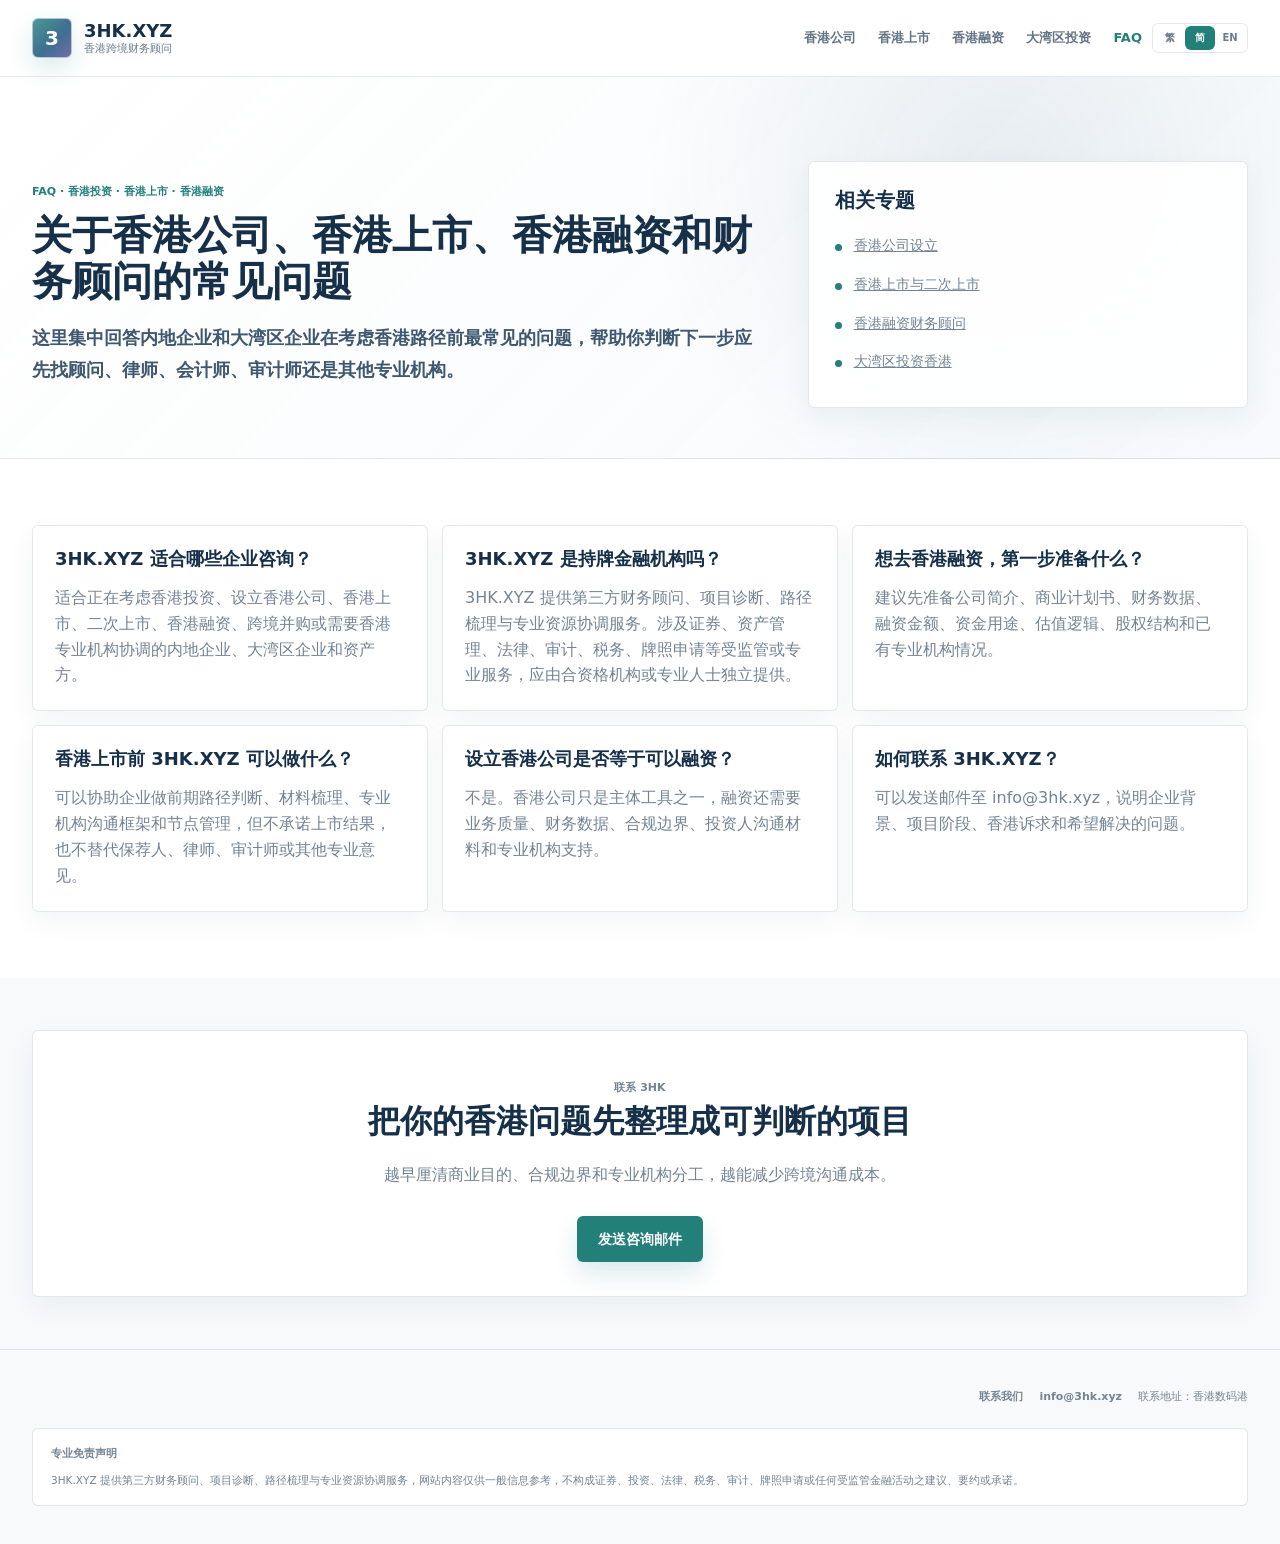
<file: zh-cn/faq/index.html>
<!doctype html>
<html lang="zh-CN">
  <head>
    <meta charset="utf-8" />
    <meta name="viewport" content="width=device-width, initial-scale=1" />
    <meta
      name="description"
      content="关于内地企业投资香港、设立香港公司、香港上市、二次上市、香港融资和 FA 财务顾问服务的常见问题。"
    />
    <title>香港投资、香港上市与香港融资常见问题｜3HK.XYZ</title>
    <link rel="canonical" href="https://3hk.xyz/zh-cn/faq/" />
    <link rel="alternate" hreflang="zh-CN" href="https://3hk.xyz/zh-cn/faq/" />
    <link rel="alternate" hreflang="zh-Hant-HK" href="https://3hk.xyz/" />
    <link rel="icon" href="/favicon.svg" type="image/svg+xml" />
    <link rel="stylesheet" href="/styles.css" />
    <script type="application/ld+json">
      {
        "@context": "https://schema.org",
        "@type": "FAQPage",
        "mainEntity": [
          {
            "@type": "Question",
            "name": "3HK.XYZ 适合哪些企业咨询？",
            "acceptedAnswer": { "@type": "Answer", "text": "适合正在考虑香港投资、设立香港公司、香港上市、二次上市、香港融资、跨境并购或需要香港专业机构协调的内地企业、大湾区企业和资产方。" }
          },
          {
            "@type": "Question",
            "name": "3HK.XYZ 是持牌金融机构吗？",
            "acceptedAnswer": { "@type": "Answer", "text": "3HK.XYZ 提供第三方财务顾问、项目诊断、路径梳理与专业资源协调服务。涉及证券、资产管理、法律、审计、税务、牌照申请等受监管或专业服务，应由合资格持牌机构或专业人士独立提供。" }
          },
          {
            "@type": "Question",
            "name": "如果想去香港融资，第一步应该准备什么？",
            "acceptedAnswer": { "@type": "Answer", "text": "建议先准备公司简介、商业计划书、财务数据、融资金额、资金用途、估值逻辑、股权结构和已有专业机构情况，以便进行前期适合度判断。" }
          },
          {
            "@type": "Question",
            "name": "香港上市或二次上市前 3HK.XYZ 可以做什么？",
            "acceptedAnswer": { "@type": "Answer", "text": "可以协助企业做前期路径判断、材料梳理、专业机构沟通框架和节点管理，但不承诺上市结果，也不替代保荐人、律师、审计师或其他专业意见。" }
          }
        ]
      }
    </script>
  </head>
  <body class="seo-page">
    <header class="site-header" data-header>
      <div class="nav-shell">
        <a class="brand" href="/zh-cn/"><span class="brand-mark">3</span><span><strong>3HK.XYZ</strong><small>香港跨境财务顾问</small></span></a>
        <button class="nav-toggle" type="button" aria-expanded="false" aria-controls="site-nav" data-nav-toggle><span></span><span></span><span></span><span class="sr-only">打开导航</span></button>
        <div class="nav-actions">
          <nav class="site-nav" id="site-nav" data-nav>
            <a href="/zh-cn/hong-kong-company-setup/">香港公司</a>
            <a href="/zh-cn/hong-kong-listing/">香港上市</a>
            <a href="/zh-cn/hong-kong-financing/">香港融资</a>
            <a href="/zh-cn/greater-bay-area-hong-kong/">大湾区投资</a>
            <a href="/zh-cn/faq/" aria-current="page">FAQ</a>
          </nav>
          <div class="language-switch" aria-label="语言切换"><a href="/">繁</a><a class="is-active" href="/zh-cn/">简</a><a href="/en.html">EN</a></div>
        </div>
      </div>
    </header>

    <main id="main">
      <section class="seo-hero">
        <div class="container seo-hero-grid">
          <div>
            <p class="section-kicker">FAQ · 香港投资 · 香港上市 · 香港融资</p>
            <h1>关于香港公司、香港上市、香港融资和财务顾问的常见问题</h1>
            <p>这里集中回答内地企业和大湾区企业在考虑香港路径前最常见的问题，帮助你判断下一步应先找顾问、律师、会计师、审计师还是其他专业机构。</p>
          </div>
          <aside class="intent-card">
            <h2>相关专题</h2>
            <ul>
              <li><a href="/zh-cn/hong-kong-company-setup/">香港公司设立</a></li>
              <li><a href="/zh-cn/hong-kong-listing/">香港上市与二次上市</a></li>
              <li><a href="/zh-cn/hong-kong-financing/">香港融资财务顾问</a></li>
              <li><a href="/zh-cn/greater-bay-area-hong-kong/">大湾区投资香港</a></li>
            </ul>
          </aside>
        </div>
      </section>

      <section class="seo-section alt">
        <div class="container">
          <div class="seo-card-grid">
            <article class="faq-item">
              <h3>3HK.XYZ 适合哪些企业咨询？</h3>
              <p>适合正在考虑香港投资、设立香港公司、香港上市、二次上市、香港融资、跨境并购或需要香港专业机构协调的内地企业、大湾区企业和资产方。</p>
            </article>
            <article class="faq-item">
              <h3>3HK.XYZ 是持牌金融机构吗？</h3>
              <p>3HK.XYZ 提供第三方财务顾问、项目诊断、路径梳理与专业资源协调服务。涉及证券、资产管理、法律、审计、税务、牌照申请等受监管或专业服务，应由合资格机构或专业人士独立提供。</p>
            </article>
            <article class="faq-item">
              <h3>想去香港融资，第一步准备什么？</h3>
              <p>建议先准备公司简介、商业计划书、财务数据、融资金额、资金用途、估值逻辑、股权结构和已有专业机构情况。</p>
            </article>
            <article class="faq-item">
              <h3>香港上市前 3HK.XYZ 可以做什么？</h3>
              <p>可以协助企业做前期路径判断、材料梳理、专业机构沟通框架和节点管理，但不承诺上市结果，也不替代保荐人、律师、审计师或其他专业意见。</p>
            </article>
            <article class="faq-item">
              <h3>设立香港公司是否等于可以融资？</h3>
              <p>不是。香港公司只是主体工具之一，融资还需要业务质量、财务数据、合规边界、投资人沟通材料和专业机构支持。</p>
            </article>
            <article class="faq-item">
              <h3>如何联系 3HK.XYZ？</h3>
              <p>可以发送邮件至 info@3hk.xyz，说明企业背景、项目阶段、香港诉求和希望解决的问题。</p>
            </article>
          </div>
        </div>
      </section>

      <section class="seo-cta">
        <div class="container seo-cta-panel">
          <p class="section-kicker">联系 3HK</p>
          <h2>把你的香港问题先整理成可判断的项目</h2>
          <p>越早厘清商业目的、合规边界和专业机构分工，越能减少跨境沟通成本。</p>
          <div class="contact-actions"><a class="button button-primary" href="mailto:info@3hk.xyz?subject=3HK.XYZ%20FAQ%20咨询">发送咨询邮件</a></div>
        </div>
      </section>
    </main>

    <footer class="site-footer">
      <div class="container footer-stack">
        <div class="footer-contact"><strong>联系我们</strong><a href="mailto:info@3hk.xyz">info@3hk.xyz</a><span>联系地址：香港数码港</span></div>
        <div class="footer-disclaimer"><strong>专业免责声明</strong><p>3HK.XYZ 提供第三方财务顾问、项目诊断、路径梳理与专业资源协调服务，网站内容仅供一般信息参考，不构成证券、投资、法律、税务、审计、牌照申请或任何受监管金融活动之建议、要约或承诺。</p></div>
      </div>
    </footer>
    <script src="/script.js"></script>
  </body>
</html>
</file>
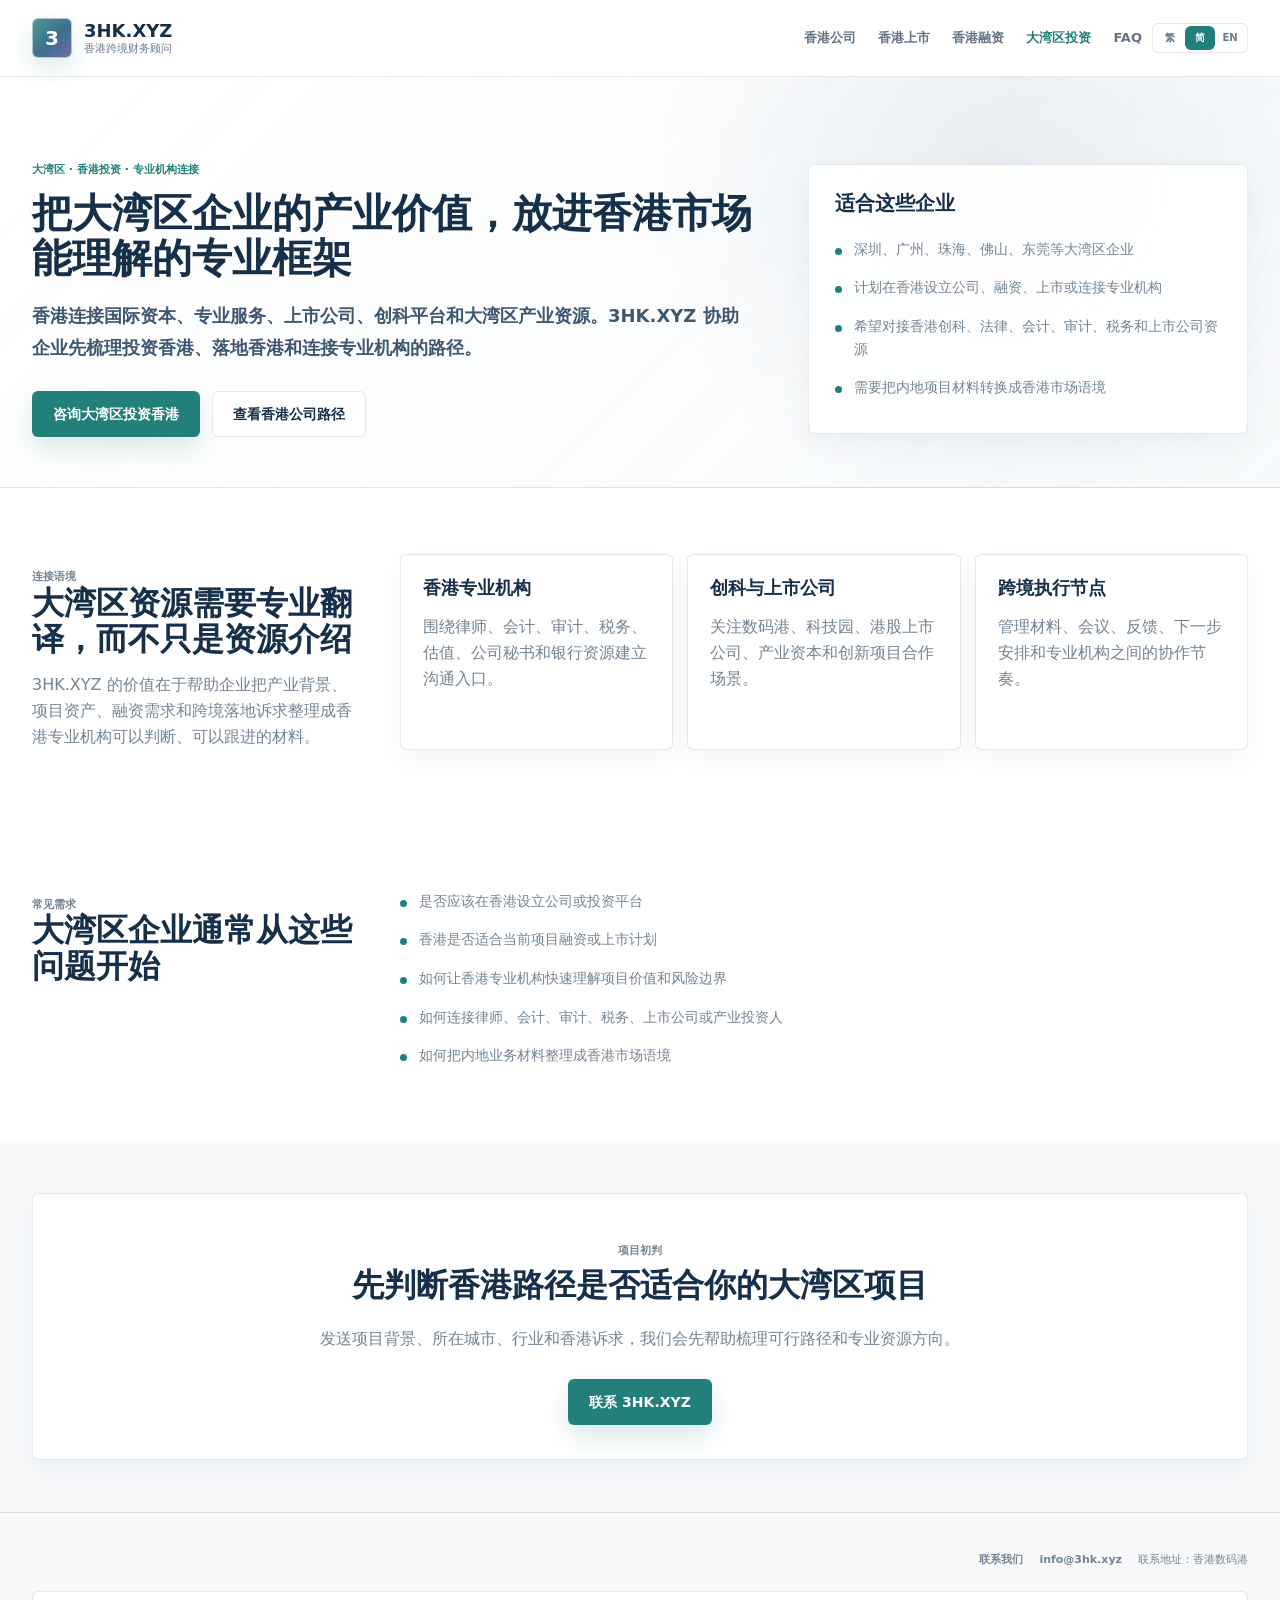
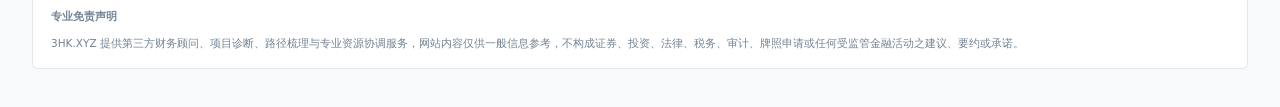
<file: zh-cn/greater-bay-area-hong-kong/index.html>
<!doctype html>
<html lang="zh-CN">
  <head>
    <meta charset="utf-8" />
    <meta name="viewport" content="width=device-width, initial-scale=1" />
    <meta
      name="description"
      content="3HK.XYZ 协助粤港澳大湾区企业、内地企业和资产方梳理投资香港、连接香港专业机构、上市公司、创科平台和跨境资本资源的路径。"
    />
    <title>大湾区企业投资香港与专业资源连接｜3HK.XYZ</title>
    <link rel="canonical" href="https://3hk.xyz/zh-cn/greater-bay-area-hong-kong/" />
    <link rel="alternate" hreflang="zh-CN" href="https://3hk.xyz/zh-cn/greater-bay-area-hong-kong/" />
    <link rel="alternate" hreflang="zh-Hant-HK" href="https://3hk.xyz/" />
    <link rel="icon" href="/favicon.svg" type="image/svg+xml" />
    <link rel="stylesheet" href="/styles.css" />
    <script type="application/ld+json">
      {
        "@context": "https://schema.org",
        "@type": "Service",
        "name": "大湾区企业投资香港专业资源协调",
        "provider": { "@type": "Organization", "name": "3HK.XYZ", "url": "https://3hk.xyz/" },
        "areaServed": ["粤港澳大湾区", "香港", "深圳", "广州", "珠海", "东莞", "佛山"],
        "serviceType": "跨境项目诊断与香港专业机构协调"
      }
    </script>
  </head>
  <body class="seo-page">
    <header class="site-header" data-header>
      <div class="nav-shell">
        <a class="brand" href="/zh-cn/"><span class="brand-mark">3</span><span><strong>3HK.XYZ</strong><small>香港跨境财务顾问</small></span></a>
        <button class="nav-toggle" type="button" aria-expanded="false" aria-controls="site-nav" data-nav-toggle><span></span><span></span><span></span><span class="sr-only">打开导航</span></button>
        <div class="nav-actions">
          <nav class="site-nav" id="site-nav" data-nav>
            <a href="/zh-cn/hong-kong-company-setup/">香港公司</a>
            <a href="/zh-cn/hong-kong-listing/">香港上市</a>
            <a href="/zh-cn/hong-kong-financing/">香港融资</a>
            <a href="/zh-cn/greater-bay-area-hong-kong/" aria-current="page">大湾区投资</a>
            <a href="/zh-cn/faq/">FAQ</a>
          </nav>
          <div class="language-switch" aria-label="语言切换"><a href="/">繁</a><a class="is-active" href="/zh-cn/">简</a><a href="/en.html">EN</a></div>
        </div>
      </div>
    </header>

    <main id="main">
      <section class="seo-hero">
        <div class="container seo-hero-grid">
          <div>
            <p class="section-kicker">大湾区 · 香港投资 · 专业机构连接</p>
            <h1>把大湾区企业的产业价值，放进香港市场能理解的专业框架</h1>
            <p>香港连接国际资本、专业服务、上市公司、创科平台和大湾区产业资源。3HK.XYZ 协助企业先梳理投资香港、落地香港和连接专业机构的路径。</p>
            <div class="hero-actions">
              <a class="button button-primary" href="mailto:info@3hk.xyz?subject=大湾区投资香港咨询">咨询大湾区投资香港</a>
              <a class="button button-secondary" href="/zh-cn/hong-kong-company-setup/">查看香港公司路径</a>
            </div>
          </div>
          <aside class="intent-card">
            <h2>适合这些企业</h2>
            <ul>
              <li>深圳、广州、珠海、佛山、东莞等大湾区企业</li>
              <li>计划在香港设立公司、融资、上市或连接专业机构</li>
              <li>希望对接香港创科、法律、会计、审计、税务和上市公司资源</li>
              <li>需要把内地项目材料转换成香港市场语境</li>
            </ul>
          </aside>
        </div>
      </section>

      <section class="seo-section alt">
        <div class="container seo-layout">
          <div class="seo-copy">
            <p class="section-kicker">连接语境</p>
            <h2>大湾区资源需要专业翻译，而不只是资源介绍</h2>
            <p>3HK.XYZ 的价值在于帮助企业把产业背景、项目资产、融资需求和跨境落地诉求整理成香港专业机构可以判断、可以跟进的材料。</p>
          </div>
          <div class="seo-card-grid">
            <article class="seo-card"><h3>香港专业机构</h3><p>围绕律师、会计、审计、税务、估值、公司秘书和银行资源建立沟通入口。</p></article>
            <article class="seo-card"><h3>创科与上市公司</h3><p>关注数码港、科技园、港股上市公司、产业资本和创新项目合作场景。</p></article>
            <article class="seo-card"><h3>跨境执行节点</h3><p>管理材料、会议、反馈、下一步安排和专业机构之间的协作节奏。</p></article>
          </div>
        </div>
      </section>

      <section class="seo-section">
        <div class="container seo-layout">
          <div class="seo-copy">
            <p class="section-kicker">常见需求</p>
            <h2>大湾区企业通常从这些问题开始</h2>
          </div>
          <ul class="seo-list">
            <li>是否应该在香港设立公司或投资平台</li>
            <li>香港是否适合当前项目融资或上市计划</li>
            <li>如何让香港专业机构快速理解项目价值和风险边界</li>
            <li>如何连接律师、会计、审计、税务、上市公司或产业投资人</li>
            <li>如何把内地业务材料整理成香港市场语境</li>
          </ul>
        </div>
      </section>

      <section class="seo-cta">
        <div class="container seo-cta-panel">
          <p class="section-kicker">项目初判</p>
          <h2>先判断香港路径是否适合你的大湾区项目</h2>
          <p>发送项目背景、所在城市、行业和香港诉求，我们会先帮助梳理可行路径和专业资源方向。</p>
          <div class="contact-actions"><a class="button button-primary" href="mailto:info@3hk.xyz?subject=大湾区项目香港路径初判">联系 3HK.XYZ</a></div>
        </div>
      </section>
    </main>

    <footer class="site-footer">
      <div class="container footer-stack">
        <div class="footer-contact"><strong>联系我们</strong><a href="mailto:info@3hk.xyz">info@3hk.xyz</a><span>联系地址：香港数码港</span></div>
        <div class="footer-disclaimer"><strong>专业免责声明</strong><p>3HK.XYZ 提供第三方财务顾问、项目诊断、路径梳理与专业资源协调服务，网站内容仅供一般信息参考，不构成证券、投资、法律、税务、审计、牌照申请或任何受监管金融活动之建议、要约或承诺。</p></div>
      </div>
    </footer>
    <script src="/script.js"></script>
  </body>
</html>
</file>
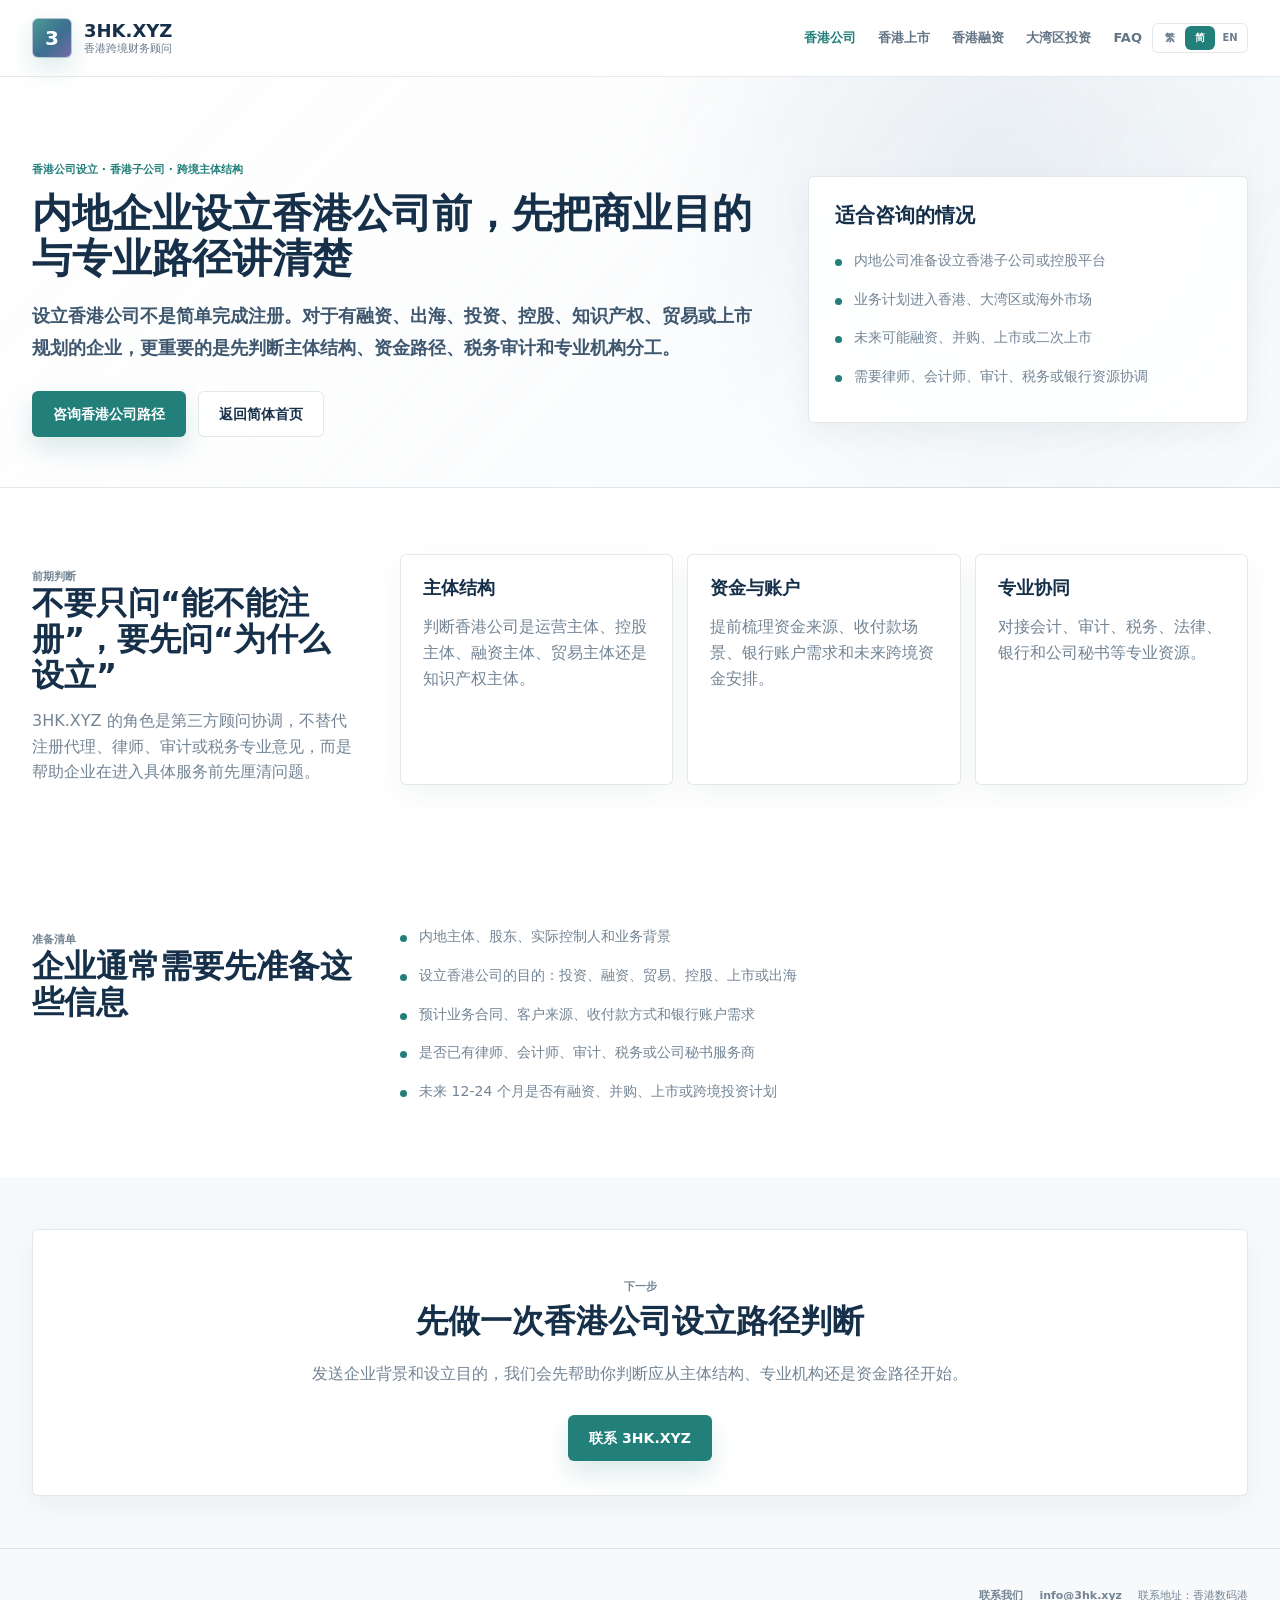
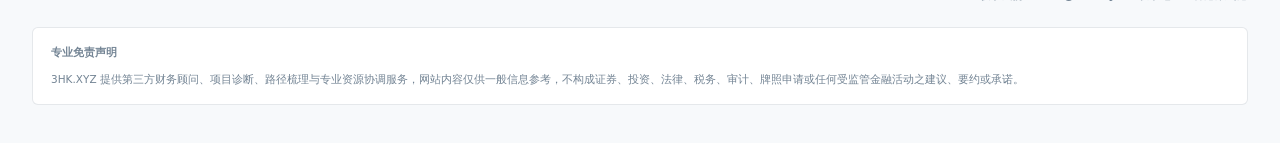
<file: zh-cn/hong-kong-company-setup/index.html>
<!doctype html>
<html lang="zh-CN">
  <head>
    <meta charset="utf-8" />
    <meta name="viewport" content="width=device-width, initial-scale=1" />
    <meta
      name="description"
      content="内地企业设立香港公司或香港子公司前，需要梳理主体结构、业务场景、银行账户、税务、审计、合规边界和专业机构协同。3HK.XYZ 提供前期路径判断与资源协调。"
    />
    <title>内地企业设立香港公司与香港子公司｜3HK.XYZ</title>
    <link rel="canonical" href="https://3hk.xyz/zh-cn/hong-kong-company-setup/" />
    <link rel="alternate" hreflang="zh-CN" href="https://3hk.xyz/zh-cn/hong-kong-company-setup/" />
    <link rel="alternate" hreflang="zh-Hant-HK" href="https://3hk.xyz/" />
    <link rel="icon" href="/favicon.svg" type="image/svg+xml" />
    <link rel="stylesheet" href="/styles.css" />
    <script type="application/ld+json">
      {
        "@context": "https://schema.org",
        "@type": "FAQPage",
        "mainEntity": [
          {
            "@type": "Question",
            "name": "内地企业设立香港公司前应先判断什么？",
            "acceptedAnswer": {
              "@type": "Answer",
              "text": "通常应先判断业务目的、股权结构、资金路径、税务安排、银行账户需求、审计要求和后续融资或上市计划。3HK.XYZ 可协助做前期路径梳理和专业资源协调。"
            }
          },
          {
            "@type": "Question",
            "name": "3HK.XYZ 是否直接提供法律、审计或税务意见？",
            "acceptedAnswer": {
              "@type": "Answer",
              "text": "不直接替代持牌或专业意见。相关法律、审计、税务和受监管服务应由合资格专业机构独立提供。"
            }
          }
        ]
      }
    </script>
  </head>
  <body class="seo-page">
    <header class="site-header" data-header>
      <div class="nav-shell">
        <a class="brand" href="/zh-cn/"><span class="brand-mark">3</span><span><strong>3HK.XYZ</strong><small>香港跨境财务顾问</small></span></a>
        <button class="nav-toggle" type="button" aria-expanded="false" aria-controls="site-nav" data-nav-toggle><span></span><span></span><span></span><span class="sr-only">打开导航</span></button>
        <div class="nav-actions">
          <nav class="site-nav" id="site-nav" data-nav>
            <a href="/zh-cn/hong-kong-company-setup/" aria-current="page">香港公司</a>
            <a href="/zh-cn/hong-kong-listing/">香港上市</a>
            <a href="/zh-cn/hong-kong-financing/">香港融资</a>
            <a href="/zh-cn/greater-bay-area-hong-kong/">大湾区投资</a>
            <a href="/zh-cn/faq/">FAQ</a>
          </nav>
          <div class="language-switch" aria-label="语言切换"><a href="/">繁</a><a class="is-active" href="/zh-cn/">简</a><a href="/en.html">EN</a></div>
        </div>
      </div>
    </header>

    <main id="main">
      <section class="seo-hero">
        <div class="container seo-hero-grid">
          <div>
            <p class="section-kicker">香港公司设立 · 香港子公司 · 跨境主体结构</p>
            <h1>内地企业设立香港公司前，先把商业目的与专业路径讲清楚</h1>
            <p>设立香港公司不是简单完成注册。对于有融资、出海、投资、控股、知识产权、贸易或上市规划的企业，更重要的是先判断主体结构、资金路径、税务审计和专业机构分工。</p>
            <div class="hero-actions">
              <a class="button button-primary" href="mailto:info@3hk.xyz?subject=香港公司设立咨询">咨询香港公司路径</a>
              <a class="button button-secondary" href="/zh-cn/">返回简体首页</a>
            </div>
          </div>
          <aside class="intent-card">
            <h2>适合咨询的情况</h2>
            <ul>
              <li>内地公司准备设立香港子公司或控股平台</li>
              <li>业务计划进入香港、大湾区或海外市场</li>
              <li>未来可能融资、并购、上市或二次上市</li>
              <li>需要律师、会计师、审计、税务或银行资源协调</li>
            </ul>
          </aside>
        </div>
      </section>

      <section class="seo-section alt">
        <div class="container seo-layout">
          <div class="seo-copy">
            <p class="section-kicker">前期判断</p>
            <h2>不要只问“能不能注册”，要先问“为什么设立”</h2>
            <p>3HK.XYZ 的角色是第三方顾问协调，不替代注册代理、律师、审计或税务专业意见，而是帮助企业在进入具体服务前先厘清问题。</p>
          </div>
          <div class="seo-card-grid">
            <article class="seo-card"><h3>主体结构</h3><p>判断香港公司是运营主体、控股主体、融资主体、贸易主体还是知识产权主体。</p></article>
            <article class="seo-card"><h3>资金与账户</h3><p>提前梳理资金来源、收付款场景、银行账户需求和未来跨境资金安排。</p></article>
            <article class="seo-card"><h3>专业协同</h3><p>对接会计、审计、税务、法律、银行和公司秘书等专业资源。</p></article>
          </div>
        </div>
      </section>

      <section class="seo-section">
        <div class="container seo-layout">
          <div class="seo-copy">
            <p class="section-kicker">准备清单</p>
            <h2>企业通常需要先准备这些信息</h2>
          </div>
          <ul class="seo-list">
            <li>内地主体、股东、实际控制人和业务背景</li>
            <li>设立香港公司的目的：投资、融资、贸易、控股、上市或出海</li>
            <li>预计业务合同、客户来源、收付款方式和银行账户需求</li>
            <li>是否已有律师、会计师、审计、税务或公司秘书服务商</li>
            <li>未来 12-24 个月是否有融资、并购、上市或跨境投资计划</li>
          </ul>
        </div>
      </section>

      <section class="seo-cta">
        <div class="container seo-cta-panel">
          <p class="section-kicker">下一步</p>
          <h2>先做一次香港公司设立路径判断</h2>
          <p>发送企业背景和设立目的，我们会先帮助你判断应从主体结构、专业机构还是资金路径开始。</p>
          <div class="contact-actions"><a class="button button-primary" href="mailto:info@3hk.xyz?subject=香港公司设立路径判断">联系 3HK.XYZ</a></div>
        </div>
      </section>
    </main>

    <footer class="site-footer">
      <div class="container footer-stack">
        <div class="footer-contact"><strong>联系我们</strong><a href="mailto:info@3hk.xyz">info@3hk.xyz</a><span>联系地址：香港数码港</span></div>
        <div class="footer-disclaimer"><strong>专业免责声明</strong><p>3HK.XYZ 提供第三方财务顾问、项目诊断、路径梳理与专业资源协调服务，网站内容仅供一般信息参考，不构成证券、投资、法律、税务、审计、牌照申请或任何受监管金融活动之建议、要约或承诺。</p></div>
      </div>
    </footer>
    <script src="/script.js"></script>
  </body>
</html>
</file>
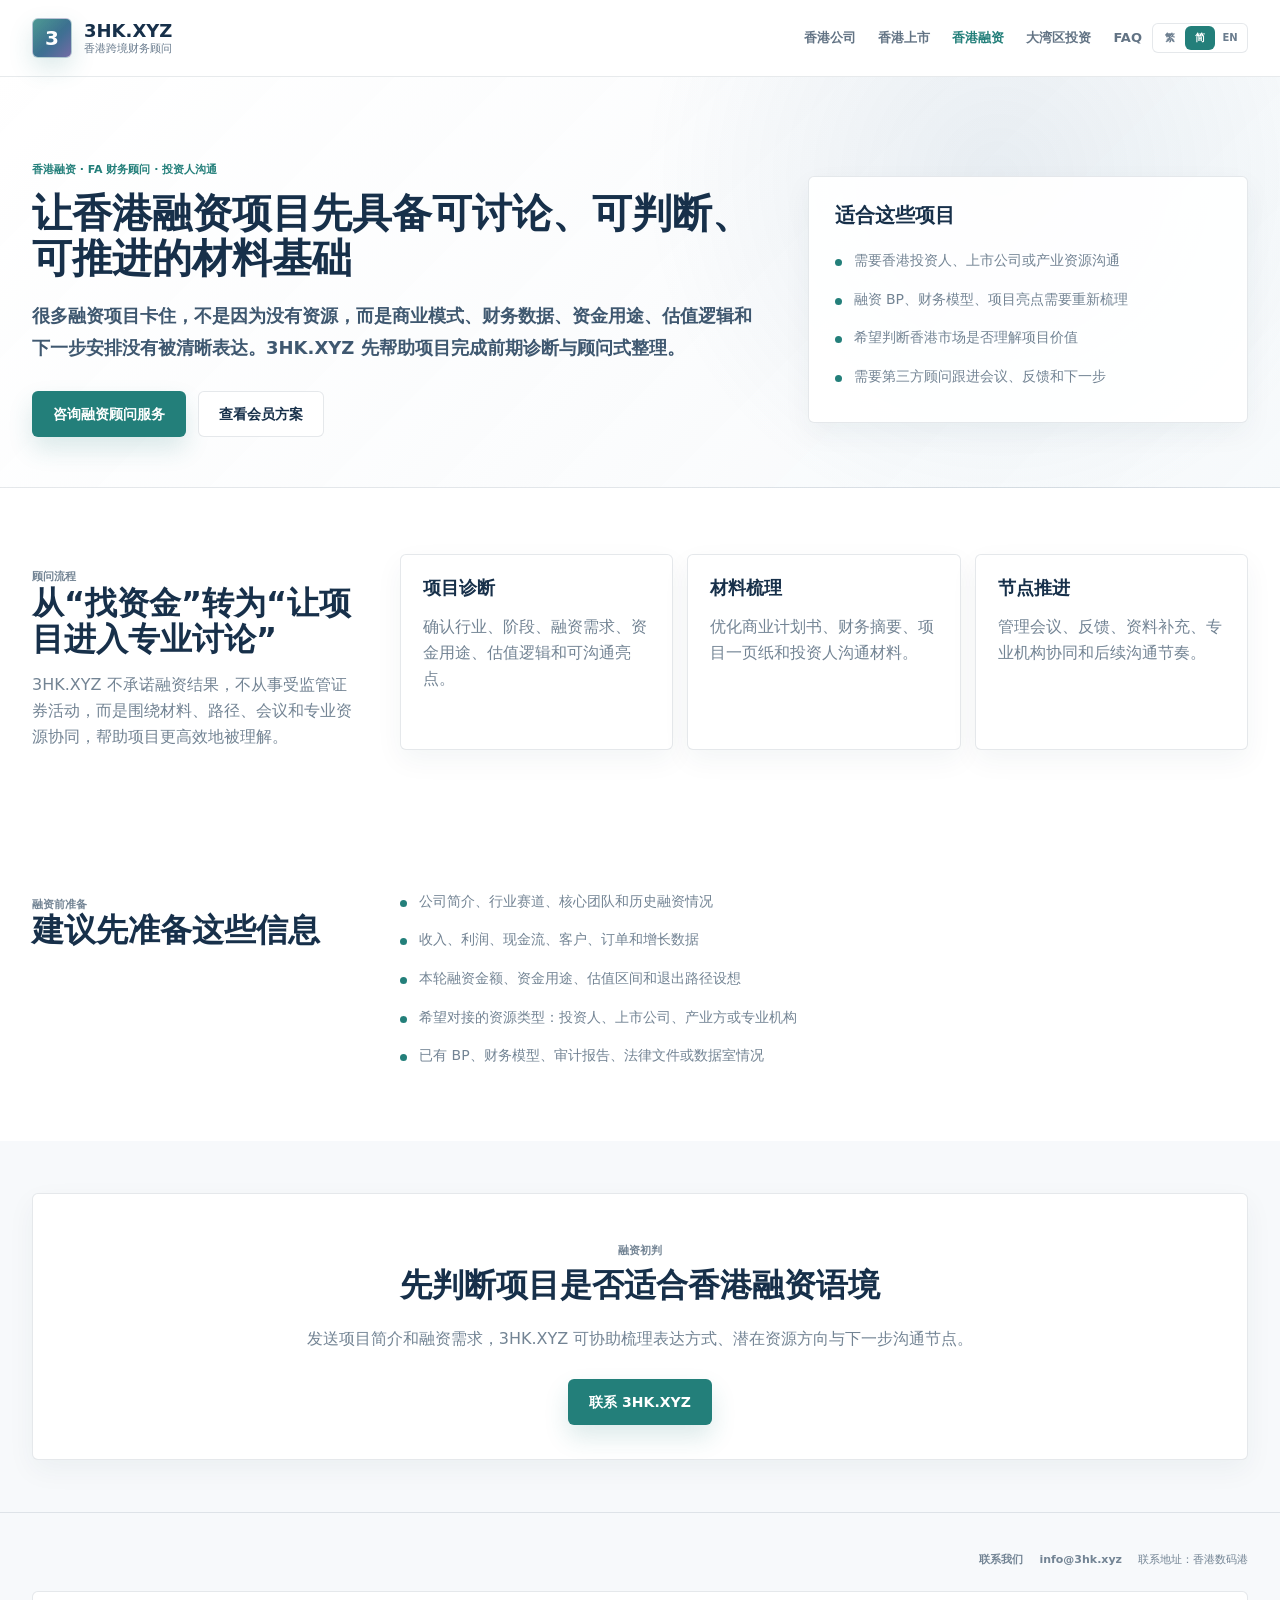
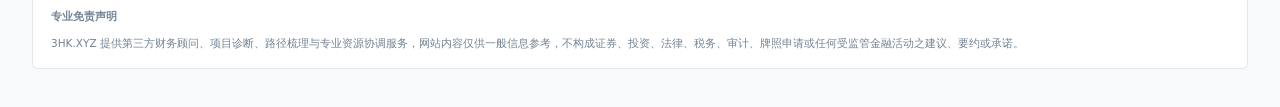
<file: zh-cn/hong-kong-financing/index.html>
<!doctype html>
<html lang="zh-CN">
  <head>
    <meta charset="utf-8" />
    <meta name="viewport" content="width=device-width, initial-scale=1" />
    <meta
      name="description"
      content="3HK.XYZ 面向有香港融资、跨境融资、投资人沟通、产业资源匹配和 FA 财务顾问需求的企业，提供项目诊断、材料梳理与专业资源协调。"
    />
    <title>香港融资与 FA 财务顾问服务｜3HK.XYZ</title>
    <link rel="canonical" href="https://3hk.xyz/zh-cn/hong-kong-financing/" />
    <link rel="alternate" hreflang="zh-CN" href="https://3hk.xyz/zh-cn/hong-kong-financing/" />
    <link rel="alternate" hreflang="zh-Hant-HK" href="https://3hk.xyz/" />
    <link rel="icon" href="/favicon.svg" type="image/svg+xml" />
    <link rel="stylesheet" href="/styles.css" />
    <script type="application/ld+json">
      {
        "@context": "https://schema.org",
        "@type": "Service",
        "name": "香港融资 FA 财务顾问服务",
        "provider": { "@type": "Organization", "name": "3HK.XYZ", "url": "https://3hk.xyz/" },
        "serviceType": "项目诊断、融资材料梳理与专业资源协调",
        "areaServed": ["香港", "中国内地", "粤港澳大湾区"]
      }
    </script>
  </head>
  <body class="seo-page">
    <header class="site-header" data-header>
      <div class="nav-shell">
        <a class="brand" href="/zh-cn/"><span class="brand-mark">3</span><span><strong>3HK.XYZ</strong><small>香港跨境财务顾问</small></span></a>
        <button class="nav-toggle" type="button" aria-expanded="false" aria-controls="site-nav" data-nav-toggle><span></span><span></span><span></span><span class="sr-only">打开导航</span></button>
        <div class="nav-actions">
          <nav class="site-nav" id="site-nav" data-nav>
            <a href="/zh-cn/hong-kong-company-setup/">香港公司</a>
            <a href="/zh-cn/hong-kong-listing/">香港上市</a>
            <a href="/zh-cn/hong-kong-financing/" aria-current="page">香港融资</a>
            <a href="/zh-cn/greater-bay-area-hong-kong/">大湾区投资</a>
            <a href="/zh-cn/faq/">FAQ</a>
          </nav>
          <div class="language-switch" aria-label="语言切换"><a href="/">繁</a><a class="is-active" href="/zh-cn/">简</a><a href="/en.html">EN</a></div>
        </div>
      </div>
    </header>

    <main id="main">
      <section class="seo-hero">
        <div class="container seo-hero-grid">
          <div>
            <p class="section-kicker">香港融资 · FA 财务顾问 · 投资人沟通</p>
            <h1>让香港融资项目先具备可讨论、可判断、可推进的材料基础</h1>
            <p>很多融资项目卡住，不是因为没有资源，而是商业模式、财务数据、资金用途、估值逻辑和下一步安排没有被清晰表达。3HK.XYZ 先帮助项目完成前期诊断与顾问式整理。</p>
            <div class="hero-actions">
              <a class="button button-primary" href="mailto:info@3hk.xyz?subject=香港融资顾问咨询">咨询融资顾问服务</a>
              <a class="button button-secondary" href="/#membership">查看会员方案</a>
            </div>
          </div>
          <aside class="intent-card">
            <h2>适合这些项目</h2>
            <ul>
              <li>需要香港投资人、上市公司或产业资源沟通</li>
              <li>融资 BP、财务模型、项目亮点需要重新梳理</li>
              <li>希望判断香港市场是否理解项目价值</li>
              <li>需要第三方顾问跟进会议、反馈和下一步</li>
            </ul>
          </aside>
        </div>
      </section>

      <section class="seo-section alt">
        <div class="container seo-layout">
          <div class="seo-copy">
            <p class="section-kicker">顾问流程</p>
            <h2>从“找资金”转为“让项目进入专业讨论”</h2>
            <p>3HK.XYZ 不承诺融资结果，不从事受监管证券活动，而是围绕材料、路径、会议和专业资源协同，帮助项目更高效地被理解。</p>
          </div>
          <div class="seo-card-grid">
            <article class="seo-card"><h3>项目诊断</h3><p>确认行业、阶段、融资需求、资金用途、估值逻辑和可沟通亮点。</p></article>
            <article class="seo-card"><h3>材料梳理</h3><p>优化商业计划书、财务摘要、项目一页纸和投资人沟通材料。</p></article>
            <article class="seo-card"><h3>节点推进</h3><p>管理会议、反馈、资料补充、专业机构协同和后续沟通节奏。</p></article>
          </div>
        </div>
      </section>

      <section class="seo-section">
        <div class="container seo-layout">
          <div class="seo-copy">
            <p class="section-kicker">融资前准备</p>
            <h2>建议先准备这些信息</h2>
          </div>
          <ul class="seo-list">
            <li>公司简介、行业赛道、核心团队和历史融资情况</li>
            <li>收入、利润、现金流、客户、订单和增长数据</li>
            <li>本轮融资金额、资金用途、估值区间和退出路径设想</li>
            <li>希望对接的资源类型：投资人、上市公司、产业方或专业机构</li>
            <li>已有 BP、财务模型、审计报告、法律文件或数据室情况</li>
          </ul>
        </div>
      </section>

      <section class="seo-cta">
        <div class="container seo-cta-panel">
          <p class="section-kicker">融资初判</p>
          <h2>先判断项目是否适合香港融资语境</h2>
          <p>发送项目简介和融资需求，3HK.XYZ 可协助梳理表达方式、潜在资源方向与下一步沟通节点。</p>
          <div class="contact-actions"><a class="button button-primary" href="mailto:info@3hk.xyz?subject=香港融资项目初判">联系 3HK.XYZ</a></div>
        </div>
      </section>
    </main>

    <footer class="site-footer">
      <div class="container footer-stack">
        <div class="footer-contact"><strong>联系我们</strong><a href="mailto:info@3hk.xyz">info@3hk.xyz</a><span>联系地址：香港数码港</span></div>
        <div class="footer-disclaimer"><strong>专业免责声明</strong><p>3HK.XYZ 提供第三方财务顾问、项目诊断、路径梳理与专业资源协调服务，网站内容仅供一般信息参考，不构成证券、投资、法律、税务、审计、牌照申请或任何受监管金融活动之建议、要约或承诺。</p></div>
      </div>
    </footer>
    <script src="/script.js"></script>
  </body>
</html>
</file>
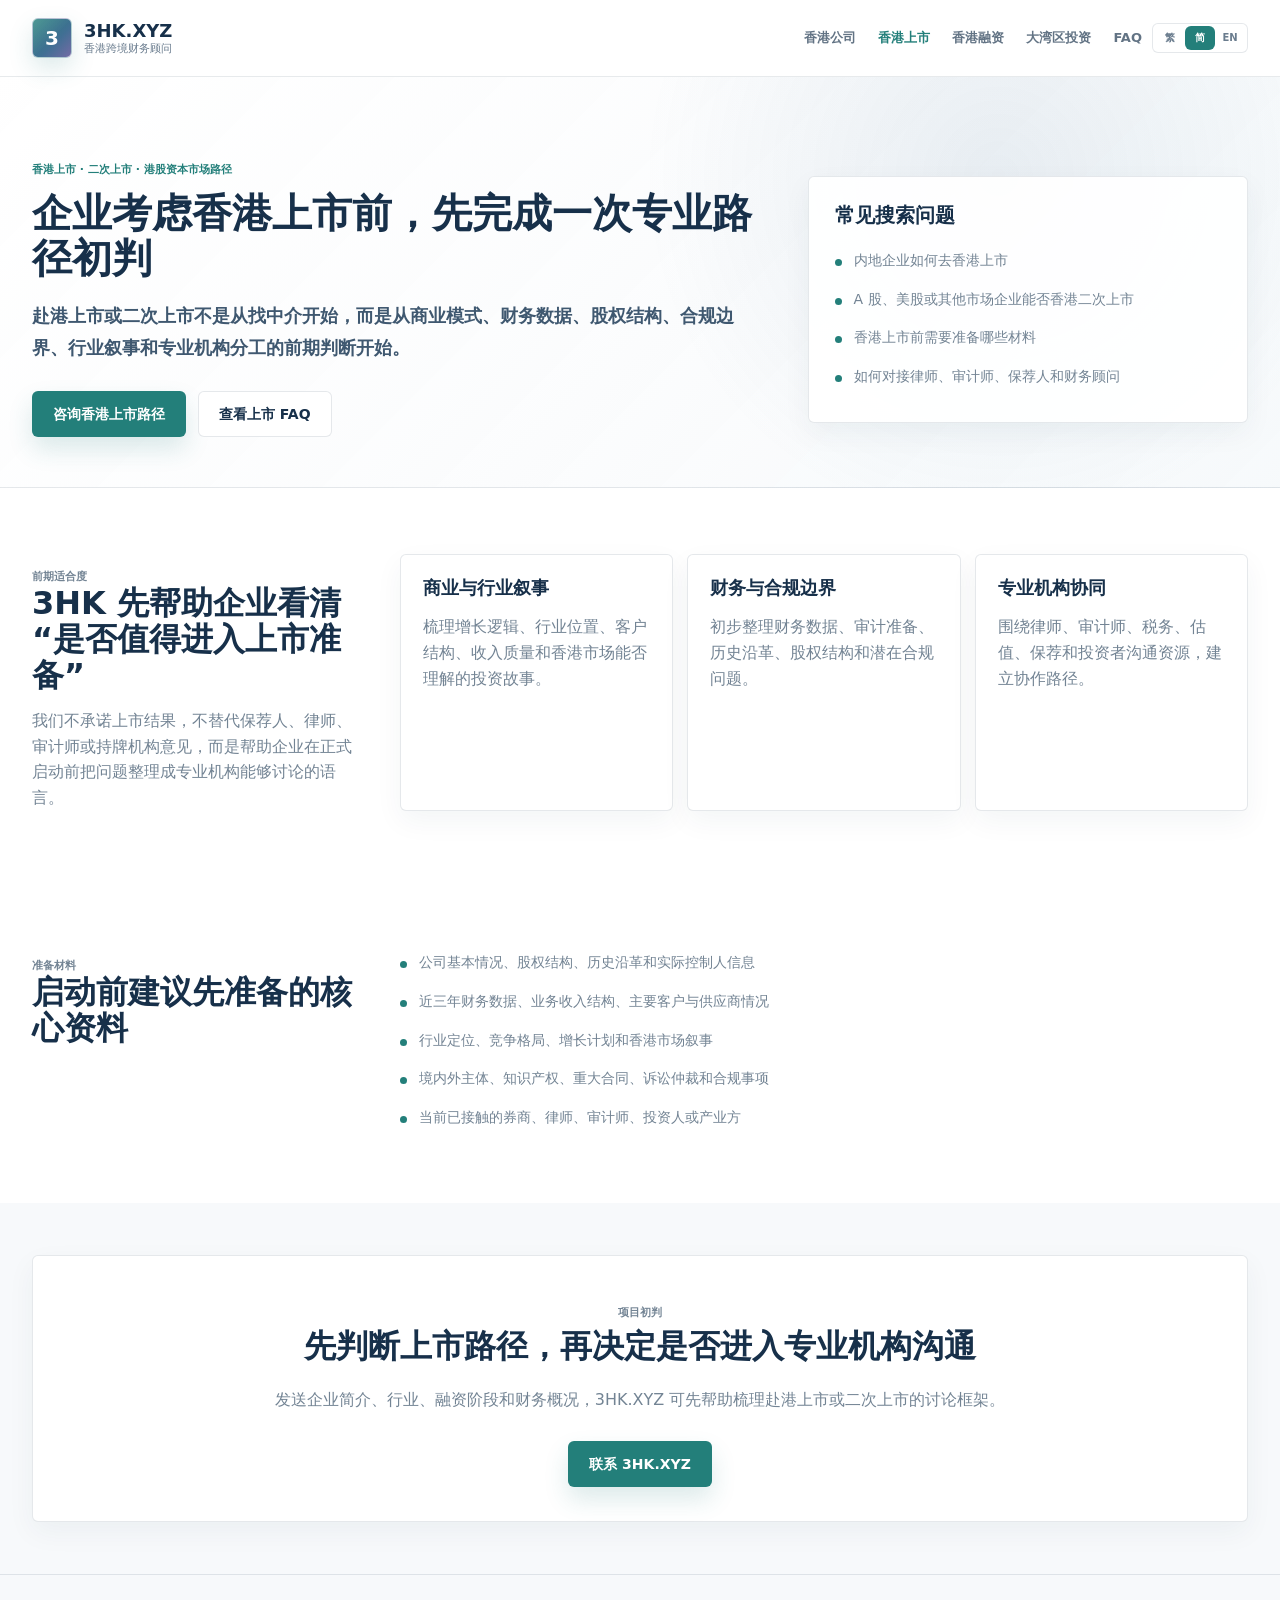
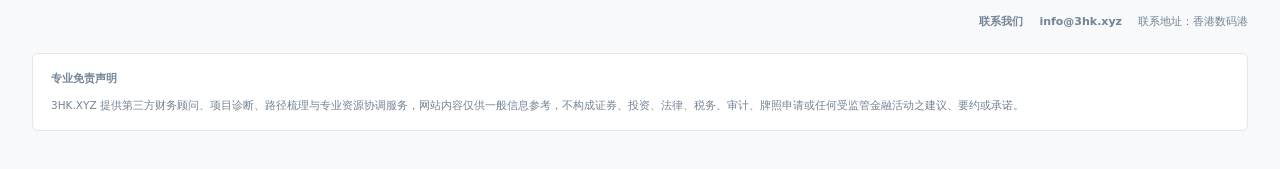
<file: zh-cn/hong-kong-listing/index.html>
<!doctype html>
<html lang="zh-CN">
  <head>
    <meta charset="utf-8" />
    <meta name="viewport" content="width=device-width, initial-scale=1" />
    <meta
      name="description"
      content="内地企业考虑香港上市、赴港上市、港股二次上市或境外资本市场路径时，3HK.XYZ 可协助进行前期适合度判断、材料梳理与专业机构协调。"
    />
    <title>香港上市与二次上市前期财务顾问｜3HK.XYZ</title>
    <link rel="canonical" href="https://3hk.xyz/zh-cn/hong-kong-listing/" />
    <link rel="alternate" hreflang="zh-CN" href="https://3hk.xyz/zh-cn/hong-kong-listing/" />
    <link rel="alternate" hreflang="zh-Hant-HK" href="https://3hk.xyz/" />
    <link rel="icon" href="/favicon.svg" type="image/svg+xml" />
    <link rel="stylesheet" href="/styles.css" />
    <script type="application/ld+json">
      {
        "@context": "https://schema.org",
        "@type": "Service",
        "name": "香港上市与二次上市前期顾问",
        "provider": { "@type": "Organization", "name": "3HK.XYZ", "url": "https://3hk.xyz/" },
        "areaServed": ["香港", "中国内地", "粤港澳大湾区"],
        "serviceType": "香港上市路径判断与专业资源协调"
      }
    </script>
  </head>
  <body class="seo-page">
    <header class="site-header" data-header>
      <div class="nav-shell">
        <a class="brand" href="/zh-cn/"><span class="brand-mark">3</span><span><strong>3HK.XYZ</strong><small>香港跨境财务顾问</small></span></a>
        <button class="nav-toggle" type="button" aria-expanded="false" aria-controls="site-nav" data-nav-toggle><span></span><span></span><span></span><span class="sr-only">打开导航</span></button>
        <div class="nav-actions">
          <nav class="site-nav" id="site-nav" data-nav>
            <a href="/zh-cn/hong-kong-company-setup/">香港公司</a>
            <a href="/zh-cn/hong-kong-listing/" aria-current="page">香港上市</a>
            <a href="/zh-cn/hong-kong-financing/">香港融资</a>
            <a href="/zh-cn/greater-bay-area-hong-kong/">大湾区投资</a>
            <a href="/zh-cn/faq/">FAQ</a>
          </nav>
          <div class="language-switch" aria-label="语言切换"><a href="/">繁</a><a class="is-active" href="/zh-cn/">简</a><a href="/en.html">EN</a></div>
        </div>
      </div>
    </header>

    <main id="main">
      <section class="seo-hero">
        <div class="container seo-hero-grid">
          <div>
            <p class="section-kicker">香港上市 · 二次上市 · 港股资本市场路径</p>
            <h1>企业考虑香港上市前，先完成一次专业路径初判</h1>
            <p>赴港上市或二次上市不是从找中介开始，而是从商业模式、财务数据、股权结构、合规边界、行业叙事和专业机构分工的前期判断开始。</p>
            <div class="hero-actions">
              <a class="button button-primary" href="mailto:info@3hk.xyz?subject=香港上市路径咨询">咨询香港上市路径</a>
              <a class="button button-secondary" href="/zh-cn/faq/">查看上市 FAQ</a>
            </div>
          </div>
          <aside class="intent-card">
            <h2>常见搜索问题</h2>
            <ul>
              <li>内地企业如何去香港上市</li>
              <li>A 股、美股或其他市场企业能否香港二次上市</li>
              <li>香港上市前需要准备哪些材料</li>
              <li>如何对接律师、审计师、保荐人和财务顾问</li>
            </ul>
          </aside>
        </div>
      </section>

      <section class="seo-section alt">
        <div class="container seo-layout">
          <div class="seo-copy">
            <p class="section-kicker">前期适合度</p>
            <h2>3HK 先帮助企业看清“是否值得进入上市准备”</h2>
            <p>我们不承诺上市结果，不替代保荐人、律师、审计师或持牌机构意见，而是帮助企业在正式启动前把问题整理成专业机构能够讨论的语言。</p>
          </div>
          <div class="seo-card-grid">
            <article class="seo-card"><h3>商业与行业叙事</h3><p>梳理增长逻辑、行业位置、客户结构、收入质量和香港市场能否理解的投资故事。</p></article>
            <article class="seo-card"><h3>财务与合规边界</h3><p>初步整理财务数据、审计准备、历史沿革、股权结构和潜在合规问题。</p></article>
            <article class="seo-card"><h3>专业机构协同</h3><p>围绕律师、审计师、税务、估值、保荐和投资者沟通资源，建立协作路径。</p></article>
          </div>
        </div>
      </section>

      <section class="seo-section">
        <div class="container seo-layout">
          <div class="seo-copy">
            <p class="section-kicker">准备材料</p>
            <h2>启动前建议先准备的核心资料</h2>
          </div>
          <ul class="seo-list">
            <li>公司基本情况、股权结构、历史沿革和实际控制人信息</li>
            <li>近三年财务数据、业务收入结构、主要客户与供应商情况</li>
            <li>行业定位、竞争格局、增长计划和香港市场叙事</li>
            <li>境内外主体、知识产权、重大合同、诉讼仲裁和合规事项</li>
            <li>当前已接触的券商、律师、审计师、投资人或产业方</li>
          </ul>
        </div>
      </section>

      <section class="seo-cta">
        <div class="container seo-cta-panel">
          <p class="section-kicker">项目初判</p>
          <h2>先判断上市路径，再决定是否进入专业机构沟通</h2>
          <p>发送企业简介、行业、融资阶段和财务概况，3HK.XYZ 可先帮助梳理赴港上市或二次上市的讨论框架。</p>
          <div class="contact-actions"><a class="button button-primary" href="mailto:info@3hk.xyz?subject=香港上市项目初判">联系 3HK.XYZ</a></div>
        </div>
      </section>
    </main>

    <footer class="site-footer">
      <div class="container footer-stack">
        <div class="footer-contact"><strong>联系我们</strong><a href="mailto:info@3hk.xyz">info@3hk.xyz</a><span>联系地址：香港数码港</span></div>
        <div class="footer-disclaimer"><strong>专业免责声明</strong><p>3HK.XYZ 提供第三方财务顾问、项目诊断、路径梳理与专业资源协调服务，网站内容仅供一般信息参考，不构成证券、投资、法律、税务、审计、牌照申请或任何受监管金融活动之建议、要约或承诺。</p></div>
      </div>
    </footer>
    <script src="/script.js"></script>
  </body>
</html>
</file>
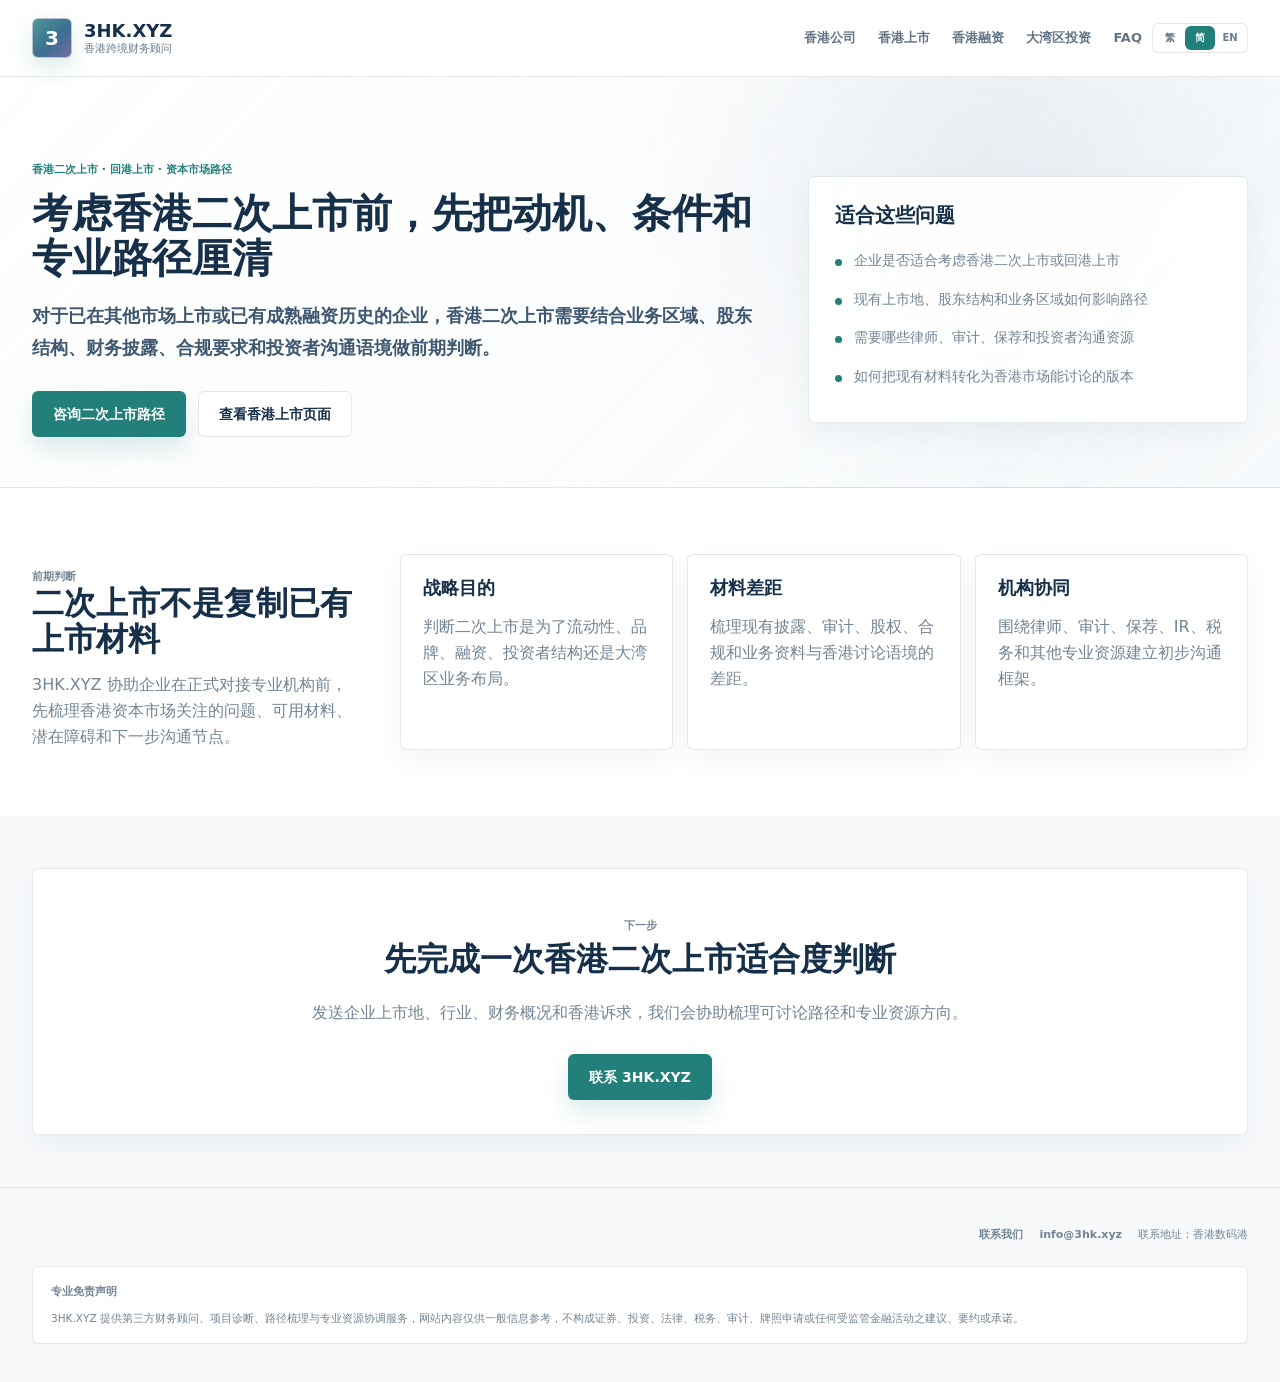
<file: zh-cn/hong-kong-secondary-listing/index.html>
<!doctype html>
<html lang="zh-CN">
  <head>
    <meta charset="utf-8" />
    <meta name="viewport" content="width=device-width, initial-scale=1" />
    <meta
      name="description"
      content="企业考虑香港二次上市、回港上市或港股资本市场路径时，3HK.XYZ 可协助做前期适合度判断、材料梳理与专业机构沟通框架。"
    />
    <title>香港二次上市与回港上市前期顾问｜3HK.XYZ</title>
    <link rel="canonical" href="https://3hk.xyz/zh-cn/hong-kong-secondary-listing/" />
    <link rel="alternate" hreflang="zh-CN" href="https://3hk.xyz/zh-cn/hong-kong-secondary-listing/" />
    <link rel="alternate" hreflang="zh-Hant-HK" href="https://3hk.xyz/" />
    <link rel="icon" href="/favicon.svg" type="image/svg+xml" />
    <link rel="stylesheet" href="/styles.css" />
    <script type="application/ld+json">
      {
        "@context": "https://schema.org",
        "@type": "Service",
        "name": "香港二次上市前期顾问",
        "provider": { "@type": "Organization", "name": "3HK.XYZ", "url": "https://3hk.xyz/" },
        "serviceType": "香港二次上市路径判断与专业资源协调",
        "areaServed": ["香港", "中国内地", "粤港澳大湾区"]
      }
    </script>
  </head>
  <body class="seo-page">
    <header class="site-header" data-header>
      <div class="nav-shell">
        <a class="brand" href="/zh-cn/"><span class="brand-mark">3</span><span><strong>3HK.XYZ</strong><small>香港跨境财务顾问</small></span></a>
        <button class="nav-toggle" type="button" aria-expanded="false" aria-controls="site-nav" data-nav-toggle><span></span><span></span><span></span><span class="sr-only">打开导航</span></button>
        <div class="nav-actions">
          <nav class="site-nav" id="site-nav" data-nav>
            <a href="/zh-cn/hong-kong-company-setup/">香港公司</a>
            <a href="/zh-cn/hong-kong-listing/">香港上市</a>
            <a href="/zh-cn/hong-kong-financing/">香港融资</a>
            <a href="/zh-cn/greater-bay-area-hong-kong/">大湾区投资</a>
            <a href="/zh-cn/faq/">FAQ</a>
          </nav>
          <div class="language-switch" aria-label="语言切换"><a href="/">繁</a><a class="is-active" href="/zh-cn/">简</a><a href="/en.html">EN</a></div>
        </div>
      </div>
    </header>

    <main id="main">
      <section class="seo-hero">
        <div class="container seo-hero-grid">
          <div>
            <p class="section-kicker">香港二次上市 · 回港上市 · 资本市场路径</p>
            <h1>考虑香港二次上市前，先把动机、条件和专业路径厘清</h1>
            <p>对于已在其他市场上市或已有成熟融资历史的企业，香港二次上市需要结合业务区域、股东结构、财务披露、合规要求和投资者沟通语境做前期判断。</p>
            <div class="hero-actions">
              <a class="button button-primary" href="mailto:info@3hk.xyz?subject=香港二次上市咨询">咨询二次上市路径</a>
              <a class="button button-secondary" href="/zh-cn/hong-kong-listing/">查看香港上市页面</a>
            </div>
          </div>
          <aside class="intent-card">
            <h2>适合这些问题</h2>
            <ul>
              <li>企业是否适合考虑香港二次上市或回港上市</li>
              <li>现有上市地、股东结构和业务区域如何影响路径</li>
              <li>需要哪些律师、审计、保荐和投资者沟通资源</li>
              <li>如何把现有材料转化为香港市场能讨论的版本</li>
            </ul>
          </aside>
        </div>
      </section>

      <section class="seo-section alt">
        <div class="container seo-layout">
          <div class="seo-copy">
            <p class="section-kicker">前期判断</p>
            <h2>二次上市不是复制已有上市材料</h2>
            <p>3HK.XYZ 协助企业在正式对接专业机构前，先梳理香港资本市场关注的问题、可用材料、潜在障碍和下一步沟通节点。</p>
          </div>
          <div class="seo-card-grid">
            <article class="seo-card"><h3>战略目的</h3><p>判断二次上市是为了流动性、品牌、融资、投资者结构还是大湾区业务布局。</p></article>
            <article class="seo-card"><h3>材料差距</h3><p>梳理现有披露、审计、股权、合规和业务资料与香港讨论语境的差距。</p></article>
            <article class="seo-card"><h3>机构协同</h3><p>围绕律师、审计、保荐、IR、税务和其他专业资源建立初步沟通框架。</p></article>
          </div>
        </div>
      </section>

      <section class="seo-cta">
        <div class="container seo-cta-panel">
          <p class="section-kicker">下一步</p>
          <h2>先完成一次香港二次上市适合度判断</h2>
          <p>发送企业上市地、行业、财务概况和香港诉求，我们会协助梳理可讨论路径和专业资源方向。</p>
          <div class="contact-actions"><a class="button button-primary" href="mailto:info@3hk.xyz?subject=香港二次上市适合度判断">联系 3HK.XYZ</a></div>
        </div>
      </section>
    </main>

    <footer class="site-footer">
      <div class="container footer-stack">
        <div class="footer-contact"><strong>联系我们</strong><a href="mailto:info@3hk.xyz">info@3hk.xyz</a><span>联系地址：香港数码港</span></div>
        <div class="footer-disclaimer"><strong>专业免责声明</strong><p>3HK.XYZ 提供第三方财务顾问、项目诊断、路径梳理与专业资源协调服务，网站内容仅供一般信息参考，不构成证券、投资、法律、税务、审计、牌照申请或任何受监管金融活动之建议、要约或承诺。</p></div>
      </div>
    </footer>
    <script src="/script.js"></script>
  </body>
</html>
</file>
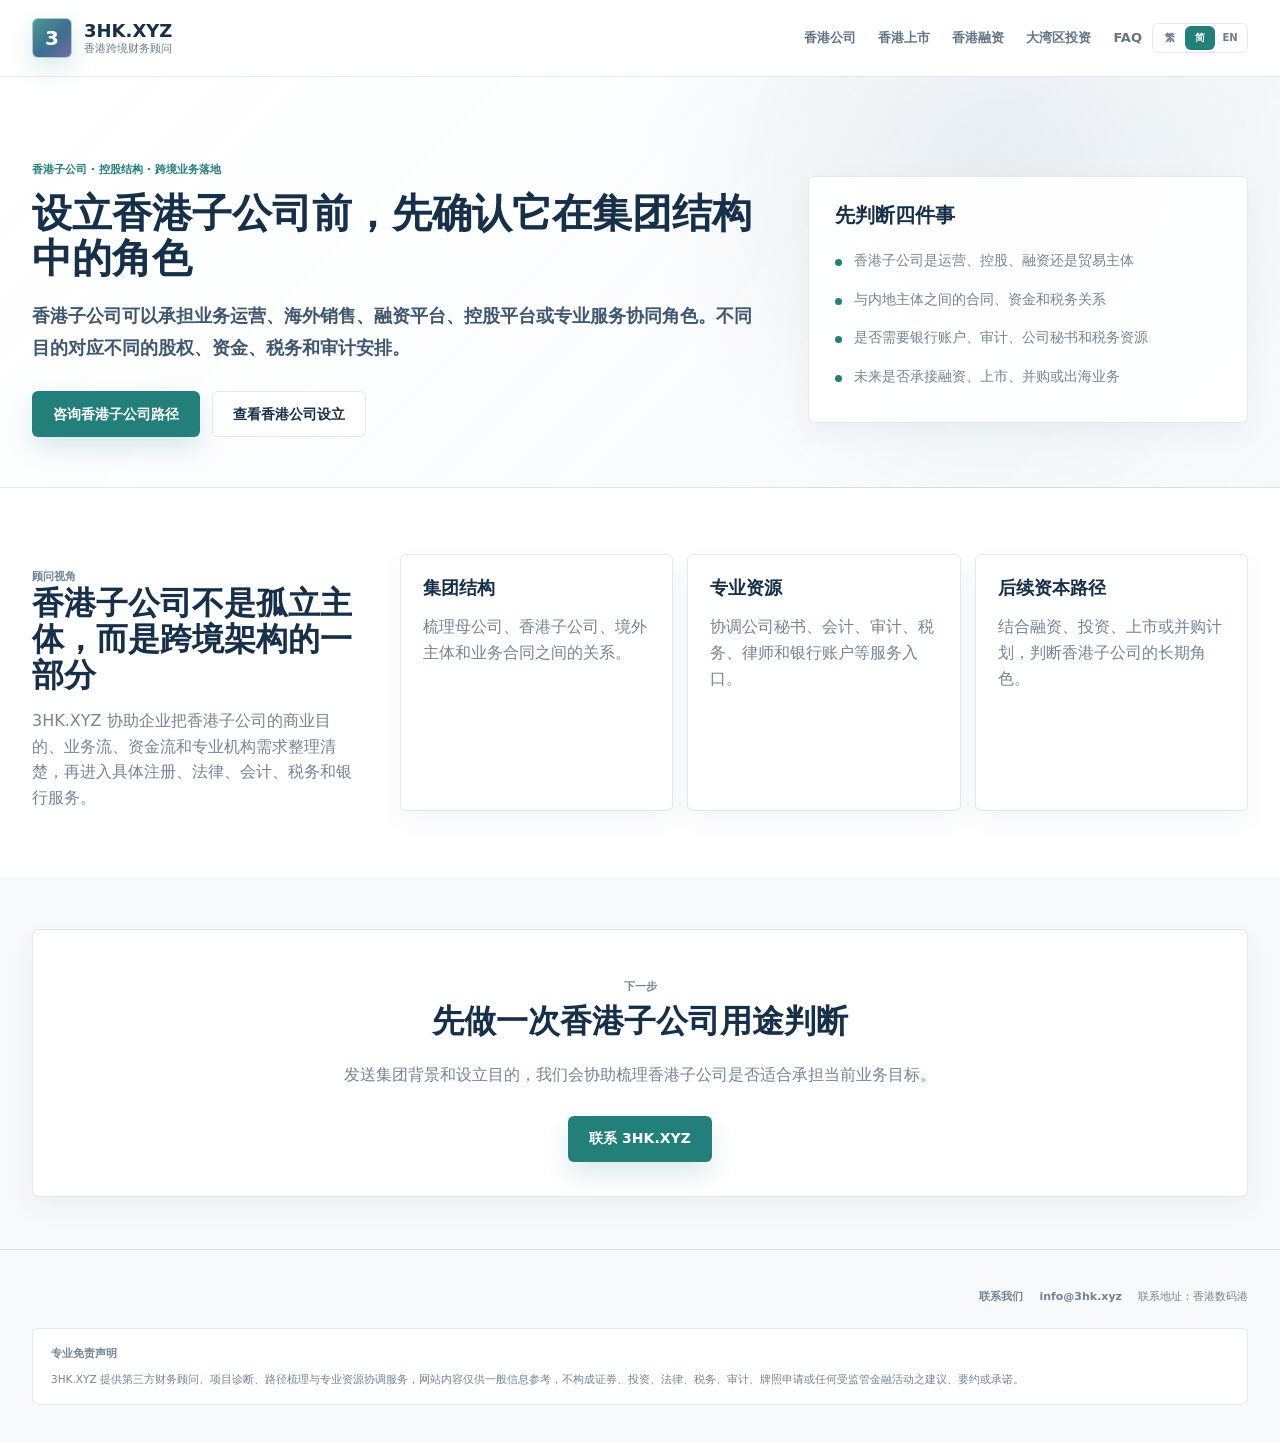
<file: zh-cn/hong-kong-subsidiary/index.html>
<!doctype html>
<html lang="zh-CN">
  <head>
    <meta charset="utf-8" />
    <meta name="viewport" content="width=device-width, initial-scale=1" />
    <meta
      name="description"
      content="内地企业设立香港子公司前，应先判断香港子公司的业务定位、控股关系、资金路径、税务审计、银行账户和未来融资或上市安排。"
    />
    <title>内地企业设立香港子公司路径判断｜3HK.XYZ</title>
    <link rel="canonical" href="https://3hk.xyz/zh-cn/hong-kong-subsidiary/" />
    <link rel="alternate" hreflang="zh-CN" href="https://3hk.xyz/zh-cn/hong-kong-subsidiary/" />
    <link rel="alternate" hreflang="zh-Hant-HK" href="https://3hk.xyz/" />
    <link rel="icon" href="/favicon.svg" type="image/svg+xml" />
    <link rel="stylesheet" href="/styles.css" />
    <script type="application/ld+json">
      {
        "@context": "https://schema.org",
        "@type": "Service",
        "name": "香港子公司设立路径判断",
        "provider": { "@type": "Organization", "name": "3HK.XYZ", "url": "https://3hk.xyz/" },
        "serviceType": "香港子公司设立前期顾问与专业资源协调",
        "areaServed": ["香港", "中国内地", "粤港澳大湾区"]
      }
    </script>
  </head>
  <body class="seo-page">
    <header class="site-header" data-header>
      <div class="nav-shell">
        <a class="brand" href="/zh-cn/"><span class="brand-mark">3</span><span><strong>3HK.XYZ</strong><small>香港跨境财务顾问</small></span></a>
        <button class="nav-toggle" type="button" aria-expanded="false" aria-controls="site-nav" data-nav-toggle><span></span><span></span><span></span><span class="sr-only">打开导航</span></button>
        <div class="nav-actions">
          <nav class="site-nav" id="site-nav" data-nav>
            <a href="/zh-cn/hong-kong-company-setup/">香港公司</a>
            <a href="/zh-cn/hong-kong-listing/">香港上市</a>
            <a href="/zh-cn/hong-kong-financing/">香港融资</a>
            <a href="/zh-cn/greater-bay-area-hong-kong/">大湾区投资</a>
            <a href="/zh-cn/faq/">FAQ</a>
          </nav>
          <div class="language-switch" aria-label="语言切换"><a href="/">繁</a><a class="is-active" href="/zh-cn/">简</a><a href="/en.html">EN</a></div>
        </div>
      </div>
    </header>

    <main id="main">
      <section class="seo-hero">
        <div class="container seo-hero-grid">
          <div>
            <p class="section-kicker">香港子公司 · 控股结构 · 跨境业务落地</p>
            <h1>设立香港子公司前，先确认它在集团结构中的角色</h1>
            <p>香港子公司可以承担业务运营、海外销售、融资平台、控股平台或专业服务协同角色。不同目的对应不同的股权、资金、税务和审计安排。</p>
            <div class="hero-actions">
              <a class="button button-primary" href="mailto:info@3hk.xyz?subject=香港子公司设立咨询">咨询香港子公司路径</a>
              <a class="button button-secondary" href="/zh-cn/hong-kong-company-setup/">查看香港公司设立</a>
            </div>
          </div>
          <aside class="intent-card">
            <h2>先判断四件事</h2>
            <ul>
              <li>香港子公司是运营、控股、融资还是贸易主体</li>
              <li>与内地主体之间的合同、资金和税务关系</li>
              <li>是否需要银行账户、审计、公司秘书和税务资源</li>
              <li>未来是否承接融资、上市、并购或出海业务</li>
            </ul>
          </aside>
        </div>
      </section>

      <section class="seo-section alt">
        <div class="container seo-layout">
          <div class="seo-copy">
            <p class="section-kicker">顾问视角</p>
            <h2>香港子公司不是孤立主体，而是跨境架构的一部分</h2>
            <p>3HK.XYZ 协助企业把香港子公司的商业目的、业务流、资金流和专业机构需求整理清楚，再进入具体注册、法律、会计、税务和银行服务。</p>
          </div>
          <div class="seo-card-grid">
            <article class="seo-card"><h3>集团结构</h3><p>梳理母公司、香港子公司、境外主体和业务合同之间的关系。</p></article>
            <article class="seo-card"><h3>专业资源</h3><p>协调公司秘书、会计、审计、税务、律师和银行账户等服务入口。</p></article>
            <article class="seo-card"><h3>后续资本路径</h3><p>结合融资、投资、上市或并购计划，判断香港子公司的长期角色。</p></article>
          </div>
        </div>
      </section>

      <section class="seo-cta">
        <div class="container seo-cta-panel">
          <p class="section-kicker">下一步</p>
          <h2>先做一次香港子公司用途判断</h2>
          <p>发送集团背景和设立目的，我们会协助梳理香港子公司是否适合承担当前业务目标。</p>
          <div class="contact-actions"><a class="button button-primary" href="mailto:info@3hk.xyz?subject=香港子公司用途判断">联系 3HK.XYZ</a></div>
        </div>
      </section>
    </main>

    <footer class="site-footer">
      <div class="container footer-stack">
        <div class="footer-contact"><strong>联系我们</strong><a href="mailto:info@3hk.xyz">info@3hk.xyz</a><span>联系地址：香港数码港</span></div>
        <div class="footer-disclaimer"><strong>专业免责声明</strong><p>3HK.XYZ 提供第三方财务顾问、项目诊断、路径梳理与专业资源协调服务，网站内容仅供一般信息参考，不构成证券、投资、法律、税务、审计、牌照申请或任何受监管金融活动之建议、要约或承诺。</p></div>
      </div>
    </footer>
    <script src="/script.js"></script>
  </body>
</html>
</file>
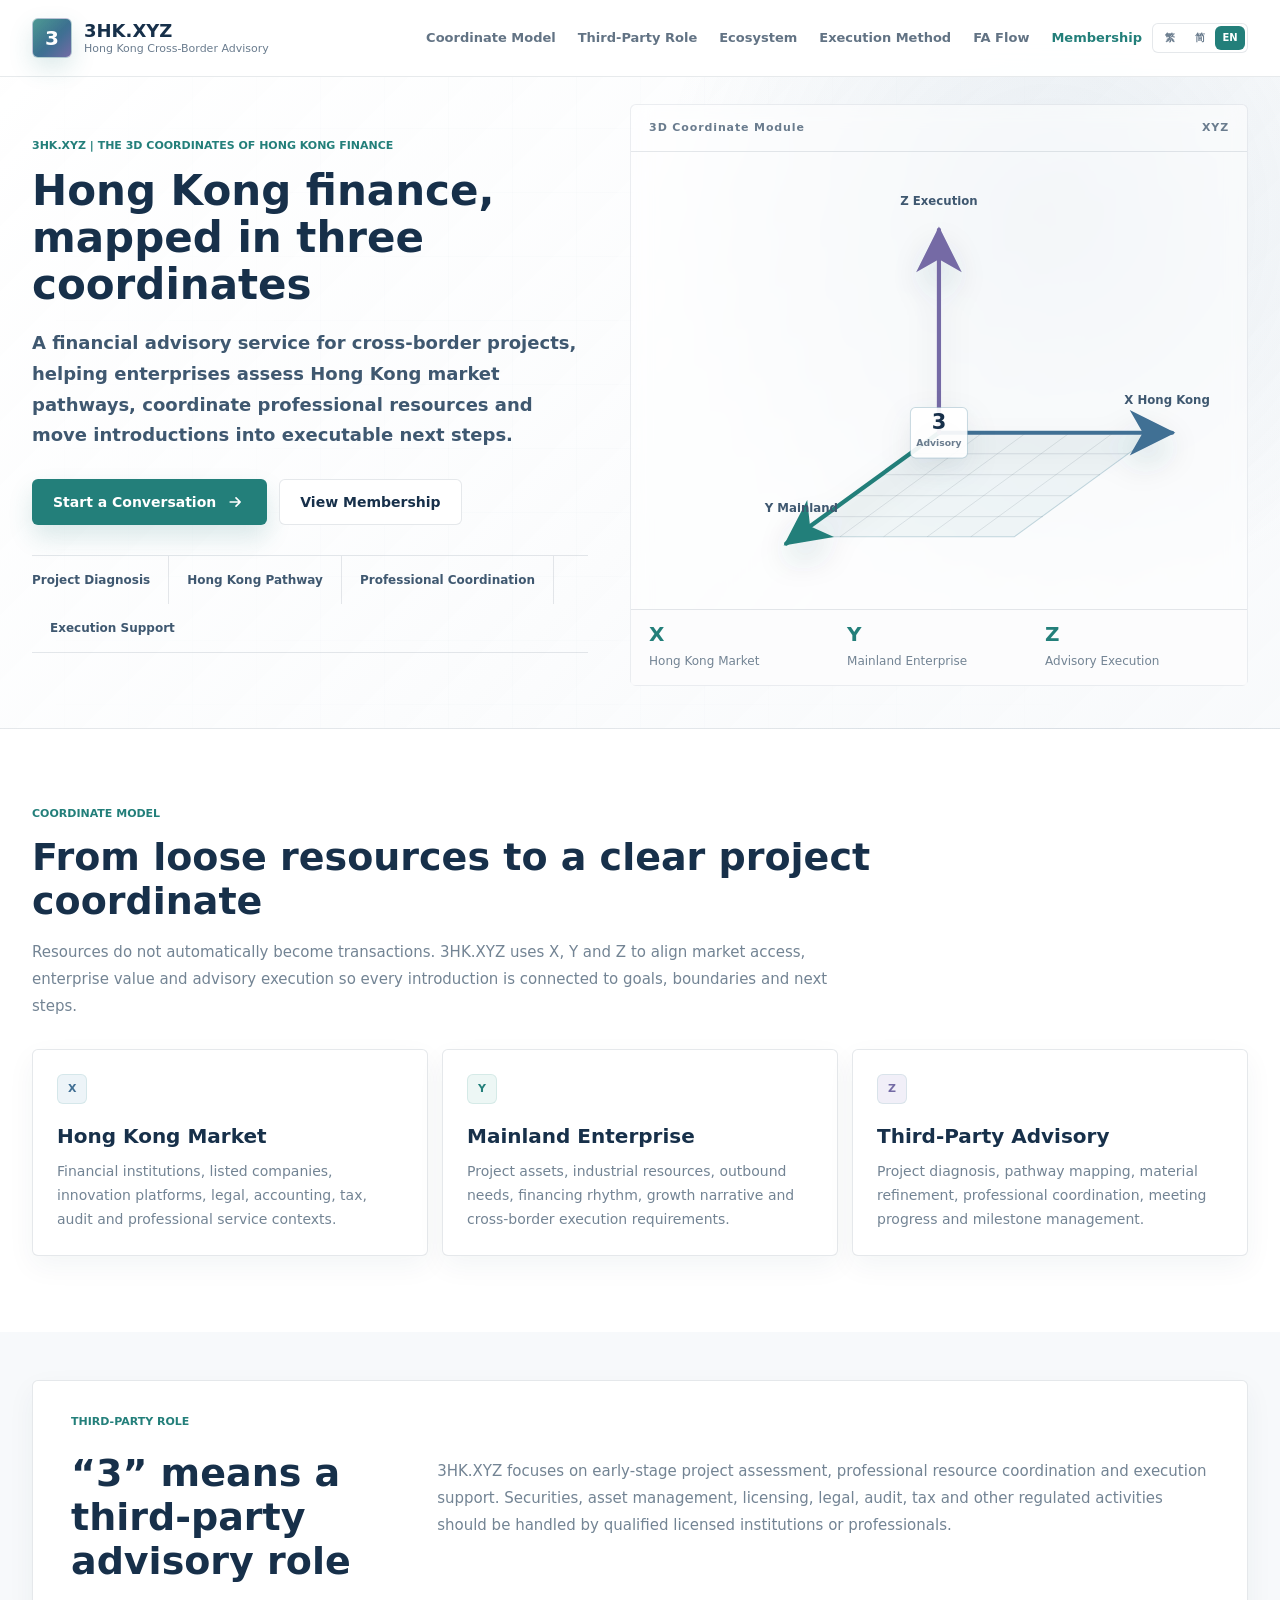
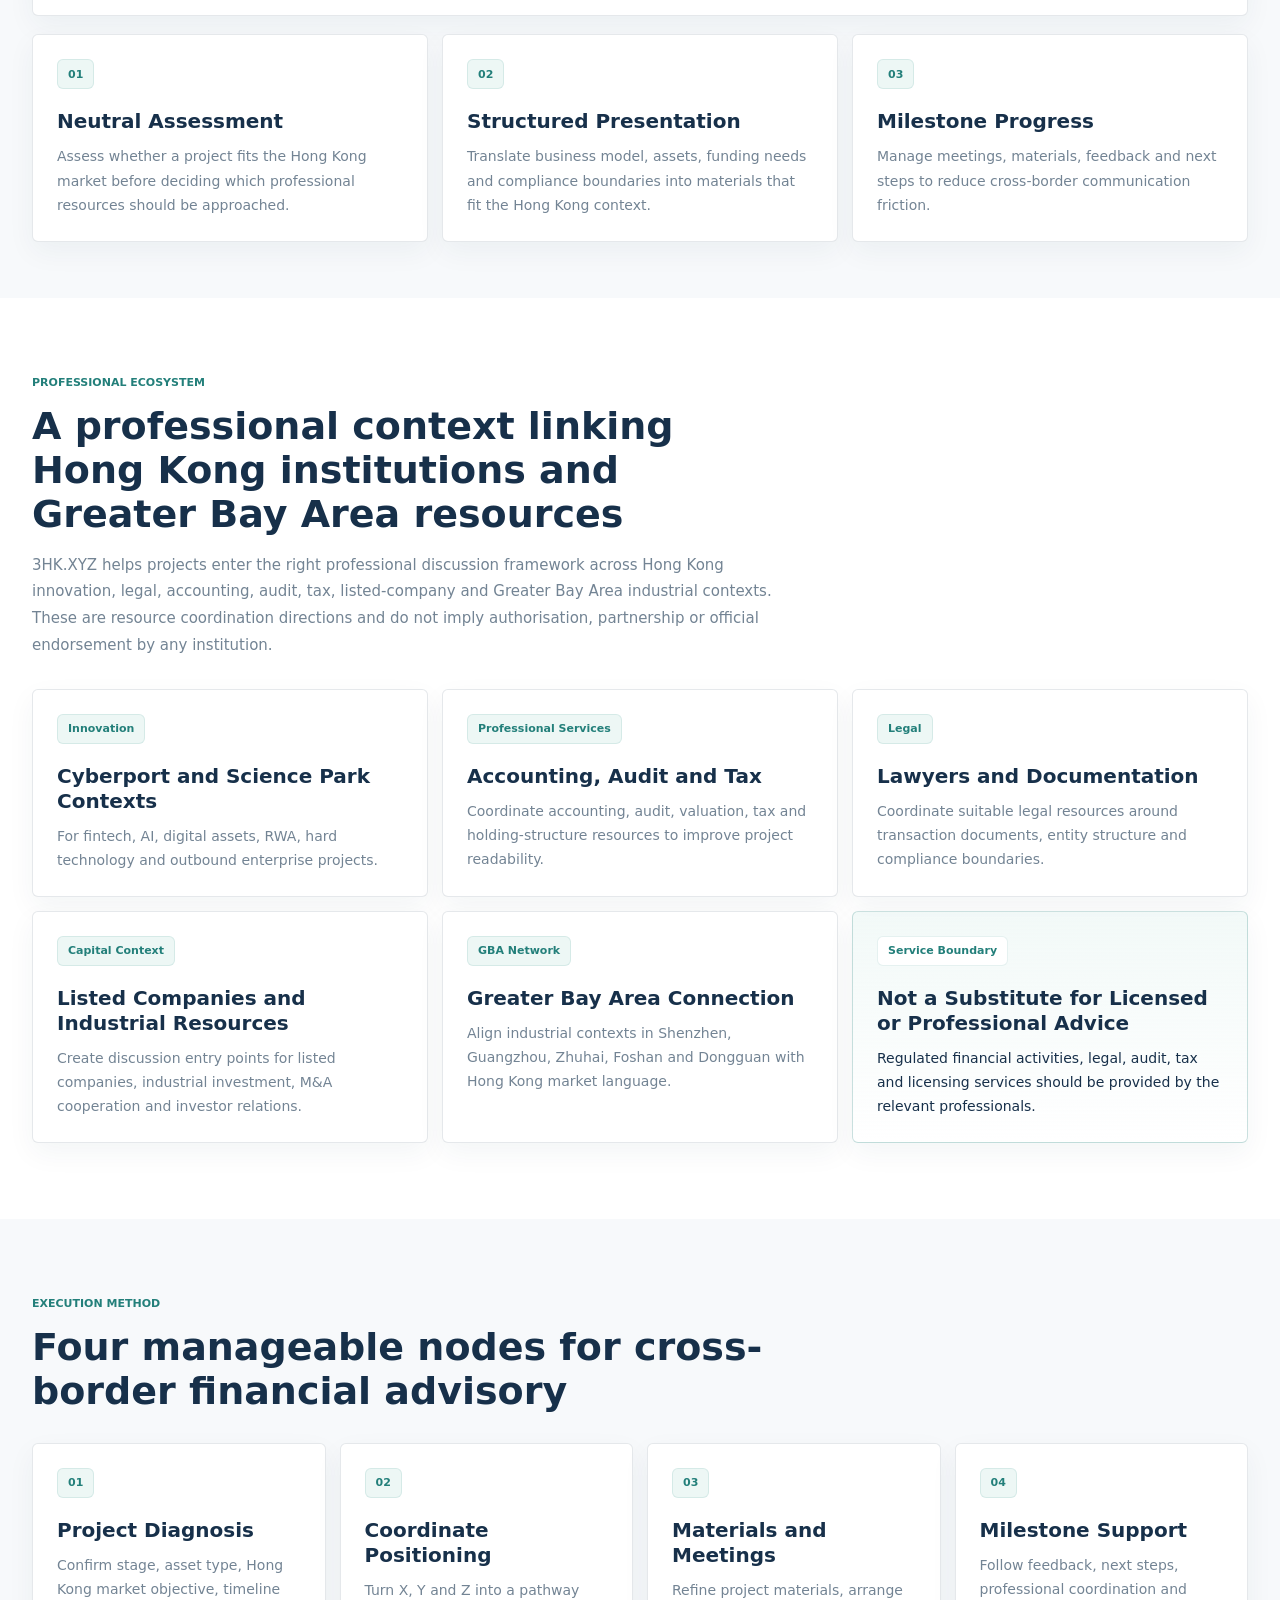
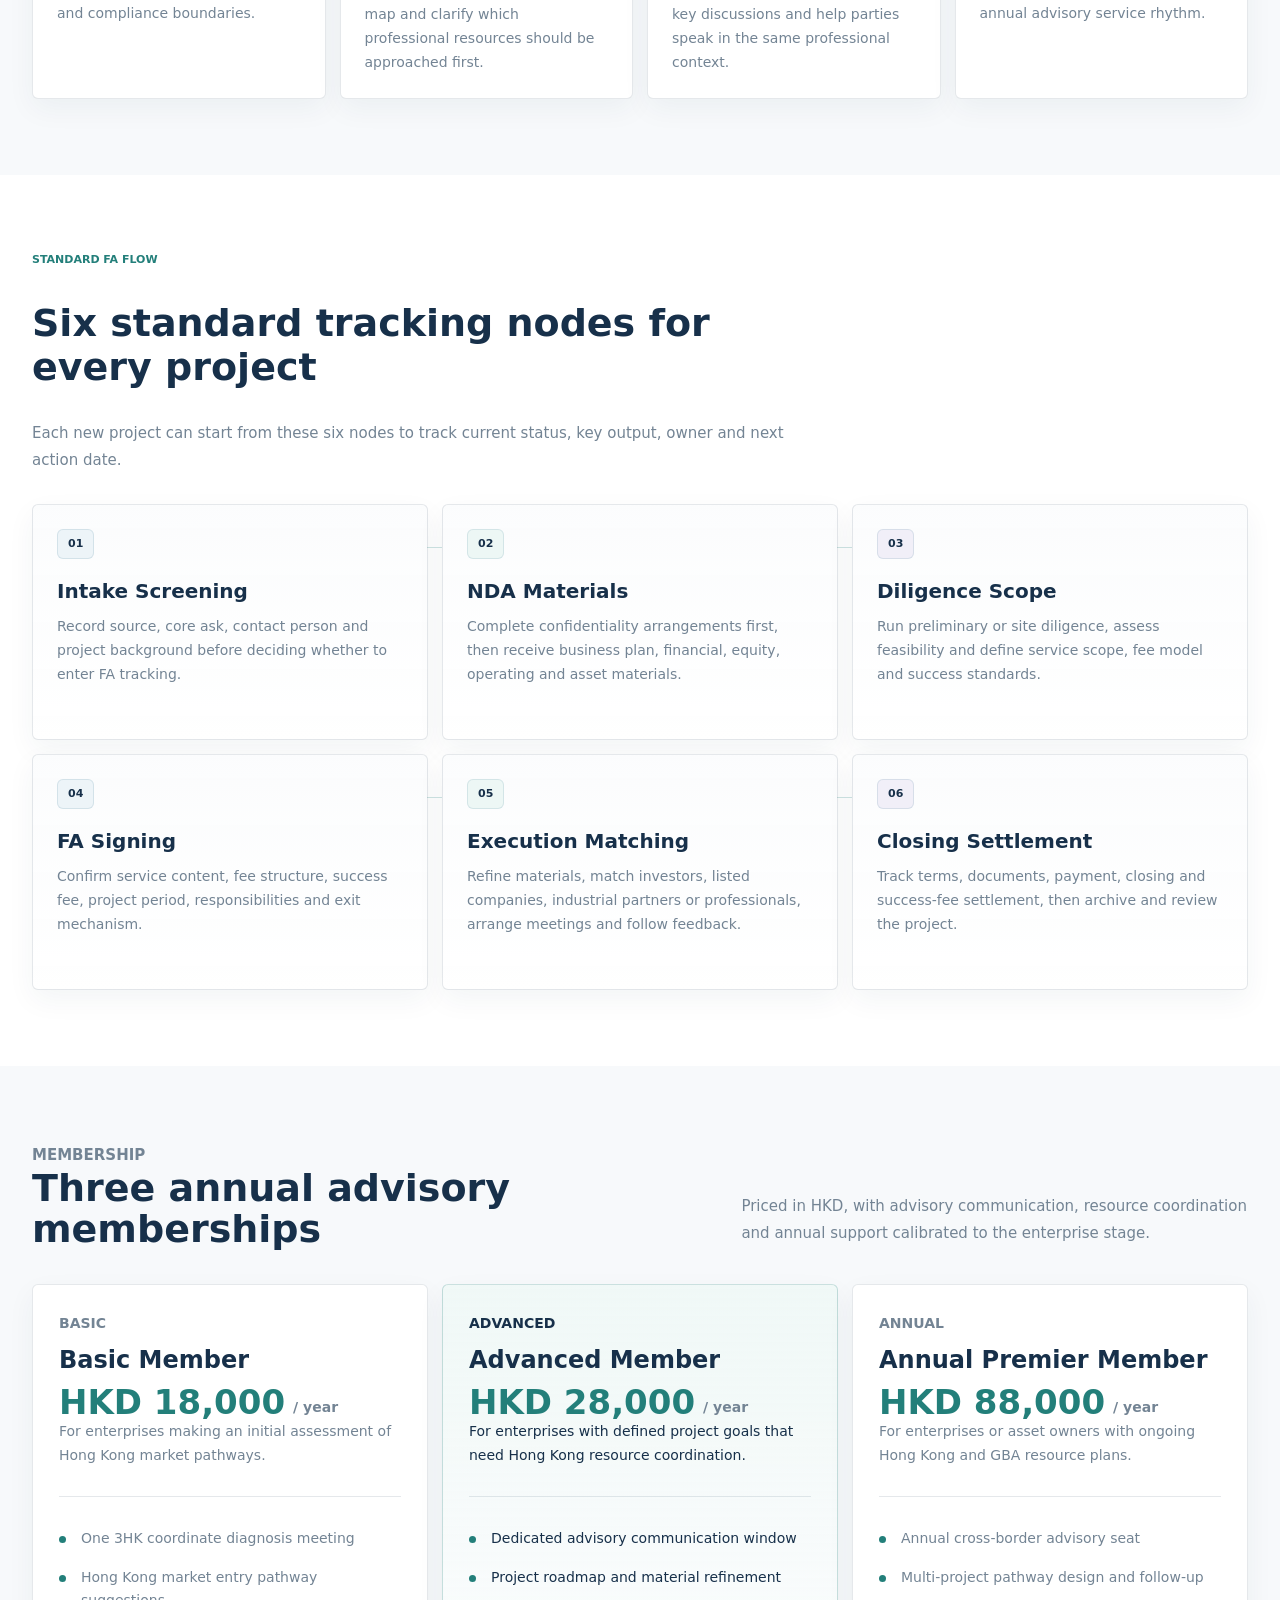
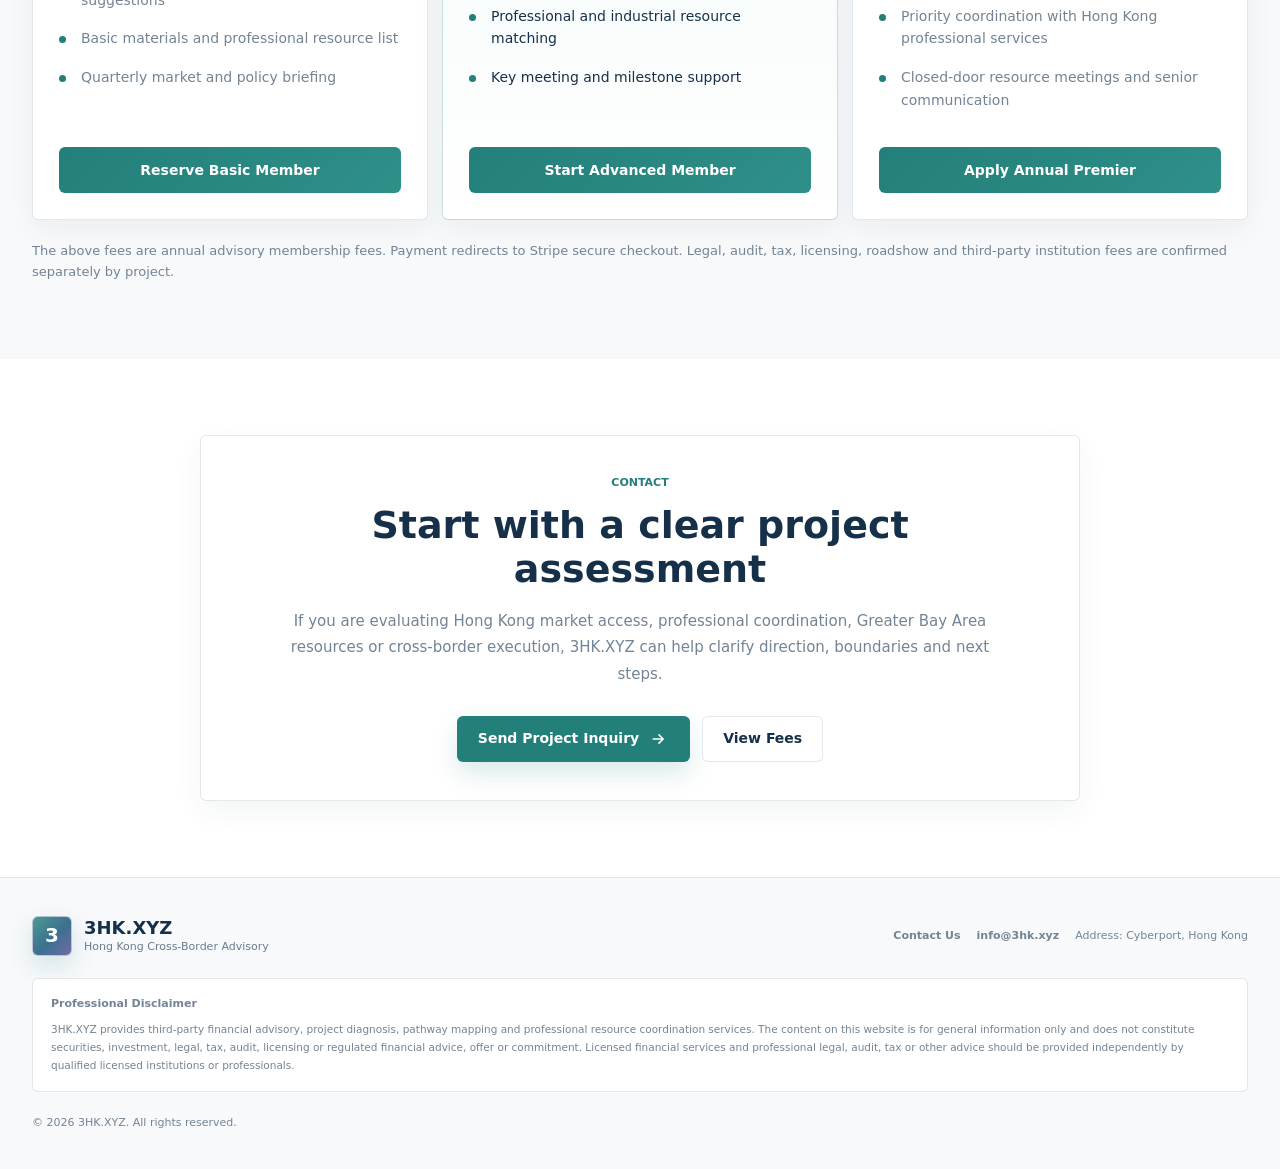
<file: en.html>
<!doctype html>
<html lang="en-HK">
  <head>
    <meta charset="utf-8" />
    <meta name="viewport" content="width=device-width, initial-scale=1" />
    <meta
      name="description"
      content="3HK.XYZ is a third-party financial advisory service website for Hong Kong market access, Mainland enterprises and professional coordination."
    />
    <title>3HK.XYZ | The 3D Coordinates of Hong Kong Finance</title>
    <link rel="canonical" href="https://3hk.xyz/en.html" />
    <link rel="alternate" hreflang="zh-Hant-HK" href="https://3hk.xyz/" />
    <link rel="alternate" hreflang="zh-CN" href="https://3hk.xyz/zh-cn/" />
    <link rel="alternate" hreflang="en" href="https://3hk.xyz/en.html" />
    <meta property="og:type" content="website" />
    <meta property="og:site_name" content="3HK.XYZ" />
    <meta property="og:title" content="3HK.XYZ | The 3D Coordinates of Hong Kong Finance" />
    <meta property="og:description" content="A third-party advisory coordinate model connecting Hong Kong markets, Mainland enterprises and professional execution for cross-border projects." />
    <meta property="og:url" content="https://3hk.xyz/en.html" />
    <meta name="twitter:card" content="summary" />
    <link rel="icon" href="favicon.svg" type="image/svg+xml" />
    <link rel="stylesheet" href="styles.css" />
  </head>
  <body>
    <a class="skip-link" href="#main">Skip to main content</a>

    <header class="site-header" data-header>
      <div class="nav-shell">
        <a class="brand" href="#top" aria-label="3HK.XYZ home">
          <span class="brand-mark">3</span>
          <span>
            <strong>3HK.XYZ</strong>
            <small>Hong Kong Cross-Border Advisory</small>
          </span>
        </a>

        <button class="nav-toggle" type="button" aria-expanded="false" aria-controls="site-nav" data-nav-toggle>
          <span></span>
          <span></span>
          <span></span>
          <span class="sr-only">Open navigation</span>
        </button>

        <div class="nav-actions">
          <nav class="site-nav" id="site-nav" data-nav>
            <a href="#coordinate">Coordinate Model</a>
            <a href="#positioning">Third-Party Role</a>
            <a href="#ecosystem">Ecosystem</a>
            <a href="#method">Execution Method</a>
            <a href="#fa-flow">FA Flow</a>
            <a href="#membership">Membership</a>
          </nav>
          <div class="language-switch" aria-label="Language switch">
            <a href="index.html">繁</a>
            <a href="/zh-cn/">简</a>
            <a class="is-active" href="en.html" aria-current="page">EN</a>
          </div>
        </div>
      </div>
    </header>

    <main id="main">
      <section class="hero" id="top" aria-labelledby="hero-title">
        <div class="hero-backdrop" aria-hidden="true"></div>
        <div class="container hero-grid">
          <div class="hero-copy reveal">
            <p class="eyebrow">3HK.XYZ | The 3D Coordinates of Hong Kong Finance</p>
            <h1 id="hero-title">Hong Kong finance, mapped in three coordinates</h1>
            <p class="hero-lede">
              A financial advisory service for cross-border projects, helping enterprises assess Hong Kong market pathways, coordinate professional resources and move introductions into executable next steps.
            </p>
            <div class="hero-actions">
              <a class="button button-primary" href="#contact">
                <span>Start a Conversation</span>
                <svg viewBox="0 0 24 24" aria-hidden="true">
                  <path d="M5 12h12m-5-5 5 5-5 5" />
                </svg>
              </a>
              <a class="button button-secondary" href="#membership">View Membership</a>
            </div>
            <div class="hero-tags" aria-label="Service focus">
              <span>Project Diagnosis</span>
              <span>Hong Kong Pathway</span>
              <span>Professional Coordination</span>
              <span>Execution Support</span>
            </div>
          </div>

          <div class="coordinate-terminal reveal" aria-label="3HK.XYZ 3D coordinate visual">
            <div class="terminal-top">
              <span>3D Coordinate Module</span>
              <span>XYZ</span>
            </div>
            <svg class="coordinate-visual" viewBox="0 0 720 540" role="img" aria-labelledby="diagram-title diagram-desc">
              <title id="diagram-title">3HK.XYZ 3D coordinate model</title>
              <desc id="diagram-desc">The X axis represents Hong Kong market access, the Y axis represents Mainland enterprises, and the Z axis represents third-party advisory execution.</desc>
              <defs>
                <linearGradient id="axisBlue" x1="0" x2="1" y1="0" y2="0">
                  <stop offset="0%" stop-color="#74a9bd" />
                  <stop offset="100%" stop-color="#d1e5eb" />
                </linearGradient>
                <linearGradient id="axisGreen" x1="0" x2="1" y1="0" y2="1">
                  <stop offset="0%" stop-color="#65b7a3" />
                  <stop offset="100%" stop-color="#1f786c" />
                </linearGradient>
                <linearGradient id="axisPlum" x1="0" x2="0" y1="1" y2="0">
                  <stop offset="0%" stop-color="#88617a" />
                  <stop offset="100%" stop-color="#dbc0cd" />
                </linearGradient>
                <linearGradient id="surfaceFill" x1="0" x2="1" y1="0" y2="1">
                  <stop offset="0%" stop-color="#ffffff" stop-opacity="0.2" />
                  <stop offset="100%" stop-color="#ffffff" stop-opacity="0.04" />
                </linearGradient>
                <filter id="softAxisShadow" x="-20%" y="-20%" width="140%" height="140%">
                  <feDropShadow dx="0" dy="18" stdDeviation="18" flood-color="#2b4658" flood-opacity="0.16" />
                </filter>
                <marker id="arrowBlue" viewBox="0 0 18 18" markerWidth="14" markerHeight="14" refX="15" refY="9" orient="auto">
                  <path d="M2 2 16 9 2 16 6 9Z" fill="#416f94" />
                </marker>
                <marker id="arrowGreen" viewBox="0 0 18 18" markerWidth="14" markerHeight="14" refX="15" refY="9" orient="auto">
                  <path d="M2 2 16 9 2 16 6 9Z" fill="#237f7a" />
                </marker>
                <marker id="arrowPlum" viewBox="0 0 18 18" markerWidth="14" markerHeight="14" refX="15" refY="9" orient="auto">
                  <path d="M2 2 16 9 2 16 6 9Z" fill="#746ba5" />
                </marker>
              </defs>

              <polygon class="surface" points="360,330 620,330 450,454 190,454" />
              <g class="surface-grid">
                <path d="M326 355 586 355" />
                <path d="M292 380 552 380" />
                <path d="M258 405 518 405" />
                <path d="M224 430 484 430" />
                <path d="M412 330 242 454" />
                <path d="M464 330 294 454" />
                <path d="M516 330 346 454" />
                <path d="M568 330 398 454" />
              </g>

              <g class="axes" filter="url(#softAxisShadow)">
                <path class="axis axis-x" marker-end="url(#arrowBlue)" d="M360 330 638 330" />
                <path class="axis axis-y" marker-end="url(#arrowGreen)" d="M360 330 178 462" />
                <path class="axis axis-z" marker-end="url(#arrowPlum)" d="M360 330 360 88" />
              </g>

              <g class="coordinate-nodes">
                <circle class="node node-x" cx="638" cy="330" r="10" />
                <circle class="node node-y" cx="178" cy="462" r="10" />
                <circle class="node node-z" cx="360" cy="88" r="10" />
                <rect class="origin-box" x="326" y="300" width="68" height="60" rx="6" />
                <text class="origin-number" x="360" y="326" text-anchor="middle">3</text>
                <text class="origin-label" x="360" y="346" text-anchor="middle">Advisory</text>
              </g>

              <g class="diagram-labels">
                <text x="632" y="296" text-anchor="middle">X Hong Kong</text>
                <text x="196" y="424" text-anchor="middle">Y Mainland</text>
                <text x="360" y="58" text-anchor="middle">Z Execution</text>
              </g>
            </svg>
            <div class="terminal-foot">
              <div>
                <strong>X</strong>
                <span>Hong Kong Market</span>
              </div>
              <div>
                <strong>Y</strong>
                <span>Mainland Enterprise</span>
              </div>
              <div>
                <strong>Z</strong>
                <span>Advisory Execution</span>
              </div>
            </div>
          </div>
        </div>
      </section>

      <section class="coordinate-section" id="coordinate" aria-labelledby="coordinate-title">
        <div class="container coordinate-layout">
          <div class="section-heading reveal">
            <p class="section-kicker">Coordinate Model</p>
            <h2 id="coordinate-title">From loose resources to a clear project coordinate</h2>
            <p>
              Resources do not automatically become transactions. 3HK.XYZ uses X, Y and Z to align market access, enterprise value and advisory execution so every introduction is connected to goals, boundaries and next steps.
            </p>
          </div>
          <div class="axis-grid">
            <article class="axis-card reveal">
              <span>X</span>
              <h3>Hong Kong Market</h3>
              <p>Financial institutions, listed companies, innovation platforms, legal, accounting, tax, audit and professional service contexts.</p>
            </article>
            <article class="axis-card reveal">
              <span>Y</span>
              <h3>Mainland Enterprise</h3>
              <p>Project assets, industrial resources, outbound needs, financing rhythm, growth narrative and cross-border execution requirements.</p>
            </article>
            <article class="axis-card reveal">
              <span>Z</span>
              <h3>Third-Party Advisory</h3>
              <p>Project diagnosis, pathway mapping, material refinement, professional coordination, meeting progress and milestone management.</p>
            </article>
          </div>
        </div>
      </section>

      <section class="section positioning-section" id="positioning" aria-labelledby="positioning-title">
        <div class="container split-layout">
          <div class="section-copy reveal">
            <p class="section-kicker">Third-Party Role</p>
            <h2 id="positioning-title">“3” means a third-party advisory role</h2>
            <p>
              3HK.XYZ focuses on early-stage project assessment, professional resource coordination and execution support. Securities, asset management, licensing, legal, audit, tax and other regulated activities should be handled by qualified licensed institutions or professionals.
            </p>
          </div>

          <div class="stance-grid">
            <article class="stance-card reveal">
              <span>01</span>
              <h3>Neutral Assessment</h3>
              <p>Assess whether a project fits the Hong Kong market before deciding which professional resources should be approached.</p>
            </article>
            <article class="stance-card reveal">
              <span>02</span>
              <h3>Structured Presentation</h3>
              <p>Translate business model, assets, funding needs and compliance boundaries into materials that fit the Hong Kong context.</p>
            </article>
            <article class="stance-card reveal">
              <span>03</span>
              <h3>Milestone Progress</h3>
              <p>Manage meetings, materials, feedback and next steps to reduce cross-border communication friction.</p>
            </article>
          </div>
        </div>
      </section>

      <section class="section ecosystem-section" id="ecosystem" aria-labelledby="ecosystem-title">
        <div class="container">
          <div class="section-heading reveal">
            <p class="section-kicker">Professional Ecosystem</p>
            <h2 id="ecosystem-title">A professional context linking Hong Kong institutions and Greater Bay Area resources</h2>
            <p>
              3HK.XYZ helps projects enter the right professional discussion framework across Hong Kong innovation, legal, accounting, audit, tax, listed-company and Greater Bay Area industrial contexts. These are resource coordination directions and do not imply authorisation, partnership or official endorsement by any institution.
            </p>
          </div>

          <div class="ecosystem-grid">
            <article class="ecosystem-card reveal">
              <span>Innovation</span>
              <h3>Cyberport and Science Park Contexts</h3>
              <p>For fintech, AI, digital assets, RWA, hard technology and outbound enterprise projects.</p>
            </article>
            <article class="ecosystem-card reveal">
              <span>Professional Services</span>
              <h3>Accounting, Audit and Tax</h3>
              <p>Coordinate accounting, audit, valuation, tax and holding-structure resources to improve project readability.</p>
            </article>
            <article class="ecosystem-card reveal">
              <span>Legal</span>
              <h3>Lawyers and Documentation</h3>
              <p>Coordinate suitable legal resources around transaction documents, entity structure and compliance boundaries.</p>
            </article>
            <article class="ecosystem-card reveal">
              <span>Capital Context</span>
              <h3>Listed Companies and Industrial Resources</h3>
              <p>Create discussion entry points for listed companies, industrial investment, M&A cooperation and investor relations.</p>
            </article>
            <article class="ecosystem-card reveal">
              <span>GBA Network</span>
              <h3>Greater Bay Area Connection</h3>
              <p>Align industrial contexts in Shenzhen, Guangzhou, Zhuhai, Foshan and Dongguan with Hong Kong market language.</p>
            </article>
            <article class="ecosystem-card reveal emphasis">
              <span>Service Boundary</span>
              <h3>Not a Substitute for Licensed or Professional Advice</h3>
              <p>Regulated financial activities, legal, audit, tax and licensing services should be provided by the relevant professionals.</p>
            </article>
          </div>
        </div>
      </section>

      <section class="method-section" id="method" aria-labelledby="method-title">
        <div class="container method-layout">
          <div class="section-heading reveal">
            <p class="section-kicker">Execution Method</p>
            <h2 id="method-title">Four manageable nodes for cross-border financial advisory</h2>
          </div>
          <div class="method-timeline">
            <article class="method-step reveal">
              <span>01</span>
              <h3>Project Diagnosis</h3>
              <p>Confirm stage, asset type, Hong Kong market objective, timeline and compliance boundaries.</p>
            </article>
            <article class="method-step reveal">
              <span>02</span>
              <h3>Coordinate Positioning</h3>
              <p>Turn X, Y and Z into a pathway map and clarify which professional resources should be approached first.</p>
            </article>
            <article class="method-step reveal">
              <span>03</span>
              <h3>Materials and Meetings</h3>
              <p>Refine project materials, arrange key discussions and help parties speak in the same professional context.</p>
            </article>
            <article class="method-step reveal">
              <span>04</span>
              <h3>Milestone Support</h3>
              <p>Follow feedback, next steps, professional coordination and annual advisory service rhythm.</p>
            </article>
          </div>
        </div>
      </section>

      <section class="fa-section" id="fa-flow" aria-labelledby="fa-flow-title">
        <div class="container">
          <div class="section-heading reveal">
            <p class="section-kicker">Standard FA Flow</p>
            <h2 id="fa-flow-title">Six standard tracking nodes for every project</h2>
            <p>
              Each new project can start from these six nodes to track current status, key output, owner and next action date.
            </p>
          </div>
          <div class="fa-flow">
            <article class="fa-stage reveal">
              <span>01</span>
              <h3>Intake Screening</h3>
              <p>Record source, core ask, contact person and project background before deciding whether to enter FA tracking.</p>
            </article>
            <article class="fa-stage reveal">
              <span>02</span>
              <h3>NDA Materials</h3>
              <p>Complete confidentiality arrangements first, then receive business plan, financial, equity, operating and asset materials.</p>
            </article>
            <article class="fa-stage reveal">
              <span>03</span>
              <h3>Diligence Scope</h3>
              <p>Run preliminary or site diligence, assess feasibility and define service scope, fee model and success standards.</p>
            </article>
            <article class="fa-stage reveal">
              <span>04</span>
              <h3>FA Signing</h3>
              <p>Confirm service content, fee structure, success fee, project period, responsibilities and exit mechanism.</p>
            </article>
            <article class="fa-stage reveal">
              <span>05</span>
              <h3>Execution Matching</h3>
              <p>Refine materials, match investors, listed companies, industrial partners or professionals, arrange meetings and follow feedback.</p>
            </article>
            <article class="fa-stage reveal">
              <span>06</span>
              <h3>Closing Settlement</h3>
              <p>Track terms, documents, payment, closing and success-fee settlement, then archive and review the project.</p>
            </article>
          </div>
        </div>
      </section>

      <section class="section membership-section" id="membership" aria-labelledby="membership-title">
        <div class="container">
          <div class="pricing-head reveal">
            <div>
              <p class="section-kicker">Membership</p>
              <h2 id="membership-title">Three annual advisory memberships</h2>
            </div>
            <p>Priced in HKD, with advisory communication, resource coordination and annual support calibrated to the enterprise stage.</p>
          </div>

          <div class="plan-grid">
            <article class="plan-card reveal">
              <p class="plan-label">Basic</p>
              <h3>Basic Member</h3>
              <p class="plan-price"><strong>HKD 18,000</strong><span>/ year</span></p>
              <p class="plan-desc">For enterprises making an initial assessment of Hong Kong market pathways.</p>
              <ul>
                <li>One 3HK coordinate diagnosis meeting</li>
                <li>Hong Kong market entry pathway suggestions</li>
                <li>Basic materials and professional resource list</li>
                <li>Quarterly market and policy briefing</li>
              </ul>
              <a href="https://buy.stripe.com/fZudR97wta5j1kq8N9b7y07">Reserve Basic Member</a>
            </article>
            <article class="plan-card featured reveal">
              <p class="plan-label">Advanced</p>
              <h3>Advanced Member</h3>
              <p class="plan-price"><strong>HKD 28,000</strong><span>/ year</span></p>
              <p class="plan-desc">For enterprises with defined project goals that need Hong Kong resource coordination.</p>
              <ul>
                <li>Dedicated advisory communication window</li>
                <li>Project roadmap and material refinement</li>
                <li>Professional and industrial resource matching</li>
                <li>Key meeting and milestone support</li>
              </ul>
              <a href="https://buy.stripe.com/14A9AT1856T71kqe7tb7y08">Start Advanced Member</a>
            </article>
            <article class="plan-card reveal">
              <p class="plan-label">Annual</p>
              <h3>Annual Premier Member</h3>
              <p class="plan-price"><strong>HKD 88,000</strong><span>/ year</span></p>
              <p class="plan-desc">For enterprises or asset owners with ongoing Hong Kong and GBA resource plans.</p>
              <ul>
                <li>Annual cross-border advisory seat</li>
                <li>Multi-project pathway design and follow-up</li>
                <li>Priority coordination with Hong Kong professional services</li>
                <li>Closed-door resource meetings and senior communication</li>
              </ul>
              <a href="https://buy.stripe.com/aFa00j4khcdr7IOd3pb7y09">Apply Annual Premier</a>
            </article>
          </div>
          <p class="pricing-note reveal">
            The above fees are annual advisory membership fees. Payment redirects to Stripe secure checkout. Legal, audit, tax, licensing, roadshow and third-party institution fees are confirmed separately by project.
          </p>
        </div>
      </section>

      <section class="contact-section" id="contact" aria-labelledby="contact-title">
        <div class="container contact-panel reveal">
          <p class="section-kicker">Contact</p>
          <h2 id="contact-title">Start with a clear project assessment</h2>
          <p>
            If you are evaluating Hong Kong market access, professional coordination, Greater Bay Area resources or cross-border execution, 3HK.XYZ can help clarify direction, boundaries and next steps.
          </p>
          <div class="contact-actions">
            <a class="button button-primary" href="mailto:info@3hk.xyz?subject=3HK.XYZ%20Project%20Inquiry">
              <span>Send Project Inquiry</span>
              <svg viewBox="0 0 24 24" aria-hidden="true">
                <path d="M5 12h12m-5-5 5 5-5 5" />
              </svg>
            </a>
            <a class="button button-secondary" href="#membership">View Fees</a>
          </div>
        </div>
      </section>
    </main>

    <footer class="site-footer">
      <div class="container footer-stack">
        <div class="footer-inner">
          <a class="brand" href="#top" aria-label="3HK.XYZ home">
            <span class="brand-mark">3</span>
            <span>
              <strong>3HK.XYZ</strong>
              <small>Hong Kong Cross-Border Advisory</small>
            </span>
          </a>
          <div class="footer-contact" aria-label="Contact information">
            <strong>Contact Us</strong>
            <a href="mailto:info@3hk.xyz">info@3hk.xyz</a>
            <span>Address: Cyberport, Hong Kong</span>
          </div>
        </div>
        <div class="footer-disclaimer">
          <strong>Professional Disclaimer</strong>
          <p>
            3HK.XYZ provides third-party financial advisory, project diagnosis, pathway mapping and professional resource coordination services. The content on this website is for general information only and does not constitute securities, investment, legal, tax, audit, licensing or regulated financial advice, offer or commitment. Licensed financial services and professional legal, audit, tax or other advice should be provided independently by qualified licensed institutions or professionals.
          </p>
        </div>
        <p class="footer-copyright">© <span data-year></span> 3HK.XYZ. All rights reserved.</p>
      </div>
    </footer>

    <script src="script.js"></script>
  </body>
</html>
</file>
<file: styles.css>
:root {
  --ink: #17304a;
  --ink-2: #3f5870;
  --slate: #6a7c8e;
  --blue: #416f94;
  --blue-soft: #edf4f8;
  --teal: #237f7a;
  --teal-soft: #edf7f5;
  --violet: #746ba5;
  --violet-soft: #f1eff8;
  --bg: #f7f9fb;
  --bg-2: #eef4f7;
  --surface: #ffffff;
  --surface-soft: #fbfcfd;
  --muted: #738494;
  --line: rgba(23, 48, 74, 0.11);
  --line-strong: rgba(23, 48, 74, 0.2);
  --line-light: rgba(255, 255, 255, 0.56);
  --shadow: 0 18px 44px rgba(28, 54, 78, 0.07);
  --shadow-soft: 0 10px 28px rgba(28, 54, 78, 0.05);
  --max: 1216px;
  --radius: 6px;
}

* {
  box-sizing: border-box;
}

html {
  scroll-behavior: smooth;
  overflow-x: hidden;
}

body {
  margin: 0;
  color: var(--ink);
  background: var(--surface);
  font-family: Inter, ui-sans-serif, system-ui, -apple-system, BlinkMacSystemFont, "PingFang TC", "Microsoft JhengHei", "PingFang SC", "Microsoft YaHei", sans-serif;
  line-height: 1.62;
  text-rendering: optimizeLegibility;
  overflow-x: hidden;
}

body.nav-open {
  overflow: hidden;
}

a {
  color: inherit;
}

button {
  font: inherit;
}

.sr-only,
.skip-link {
  position: absolute;
  width: 1px;
  height: 1px;
  overflow: hidden;
  clip: rect(0, 0, 0, 0);
  white-space: nowrap;
}

.skip-link:focus {
  z-index: 999;
  top: 16px;
  left: 16px;
  width: auto;
  height: auto;
  padding: 10px 14px;
  color: var(--surface);
  background: var(--ink);
  clip: auto;
  text-decoration: none;
}

.container,
.nav-shell {
  width: min(var(--max), calc(100% - 44px));
  margin: 0 auto;
}

.site-header {
  position: fixed;
  inset: 0 0 auto;
  z-index: 50;
  background: rgba(255, 255, 255, 0.94);
  border-bottom: 1px solid rgba(23, 48, 74, 0.1);
  backdrop-filter: blur(16px);
  transition: background 180ms ease, box-shadow 180ms ease;
}

.site-header.is-scrolled,
body.nav-open .site-header {
  background: rgba(255, 255, 255, 0.98);
  box-shadow: 0 10px 28px rgba(28, 54, 78, 0.06);
}

.nav-shell {
  min-height: 76px;
  display: flex;
  align-items: center;
  justify-content: space-between;
  gap: 24px;
}

.brand {
  display: inline-flex;
  align-items: center;
  gap: 12px;
  color: var(--ink);
  text-decoration: none;
}

.brand-mark {
  width: 40px;
  height: 40px;
  display: grid;
  place-items: center;
  color: var(--surface);
  background:
    linear-gradient(135deg, rgba(255, 255, 255, 0.2), transparent 52%),
    linear-gradient(135deg, var(--teal), var(--blue) 60%, var(--violet));
  border: 1px solid rgba(255, 255, 255, 0.58);
  border-radius: var(--radius);
  font-size: 20px;
  font-weight: 900;
  box-shadow: 0 10px 24px rgba(35, 127, 122, 0.16);
}

.brand strong,
.brand small {
  display: block;
}

.brand strong {
  font-size: 18px;
  line-height: 1.1;
}

.brand small {
  margin-top: 2px;
  color: var(--slate);
  font-size: 11px;
  line-height: 1.2;
}

.site-nav {
  display: flex;
  align-items: center;
  gap: 22px;
  flex-wrap: nowrap;
}

.nav-actions {
  display: flex;
  align-items: center;
  gap: 10px;
  flex-wrap: nowrap;
  white-space: nowrap;
}

.site-nav a {
  color: rgba(23, 48, 74, 0.68);
  text-decoration: none;
  font-size: 13px;
  font-weight: 780;
  transition: color 160ms ease, background 160ms ease, border-color 160ms ease;
}

.site-nav a:hover,
.site-nav a.is-active {
  color: var(--teal);
}

.language-switch {
  min-height: 30px;
  display: inline-grid;
  grid-template-columns: repeat(3, 1fr);
  padding: 2px;
  background: var(--surface);
  border: 1px solid var(--line);
  border-radius: var(--radius);
  box-shadow: none;
}

.language-switch a {
  min-width: 30px;
  display: inline-flex;
  align-items: center;
  justify-content: center;
  color: var(--slate);
  border-radius: 6px;
  text-decoration: none;
  font-size: 10px;
  font-weight: 820;
}

.language-switch a.is-active {
  color: var(--surface);
  background: var(--teal);
}

.nav-toggle {
  display: none;
  width: 42px;
  height: 42px;
  border: 1px solid rgba(36, 51, 66, 0.16);
  border-radius: var(--radius);
  background: rgba(255, 255, 255, 0.72);
  color: var(--ink);
  cursor: pointer;
}

.nav-toggle span:not(.sr-only) {
  display: block;
  width: 18px;
  height: 2px;
  margin: 4px auto;
  background: currentColor;
}

.hero {
  position: relative;
  overflow: hidden;
  color: var(--ink);
  background:
    radial-gradient(circle at 82% 30%, rgba(65, 111, 148, 0.11), transparent 34%),
    linear-gradient(135deg, rgba(255, 255, 255, 0.98), rgba(247, 249, 251, 0.86));
  border-bottom: 1px solid var(--line);
}

.hero-backdrop {
  position: absolute;
  inset: 0;
  background-image:
    linear-gradient(rgba(65, 111, 148, 0.08) 1px, transparent 1px),
    linear-gradient(90deg, rgba(65, 111, 148, 0.08) 1px, transparent 1px);
  background-size: 64px 64px;
  mask-image: linear-gradient(90deg, transparent, rgba(23, 48, 74, 0.22) 38%, transparent 88%);
}

.hero-grid {
  position: relative;
  z-index: 1;
  min-height: clamp(590px, 72vh, 690px);
  display: grid;
  grid-template-columns: minmax(0, 0.9fr) minmax(440px, 1fr);
  align-items: center;
  gap: 42px;
  padding: 104px 0 42px;
}

.hero-copy {
  max-width: 780px;
  min-width: 0;
  padding: 8px 0;
}

.eyebrow,
.section-kicker,
.plan-label {
  margin: 0 0 12px;
  color: var(--teal);
  font-size: 11px;
  font-weight: 860;
  letter-spacing: 0;
  text-transform: uppercase;
}

.hero h1,
.section h2,
.coordinate-section h2,
.method-section h2,
.contact-section h2 {
  margin: 0;
  color: var(--ink);
  font-weight: 860;
  line-height: 1.12;
  letter-spacing: 0;
}

.hero h1 {
  max-width: 720px;
  font-size: 42px;
  overflow-wrap: anywhere;
}

.hero-lede {
  max-width: 650px;
  margin: 20px 0 0;
  color: var(--ink-2);
  font-size: 18px;
  font-weight: 620;
  line-height: 1.72;
}

.hero-actions,
.contact-actions {
  display: flex;
  flex-wrap: wrap;
  gap: 12px;
  margin-top: 28px;
}

.button {
  min-height: 46px;
  display: inline-flex;
  align-items: center;
  justify-content: center;
  gap: 10px;
  padding: 0 20px;
  border: 1px solid transparent;
  border-radius: var(--radius);
  text-decoration: none;
  font-size: 14px;
  font-weight: 820;
  transition: transform 160ms ease, background 160ms ease, border-color 160ms ease, color 160ms ease;
}

.button svg {
  width: 20px;
  height: 20px;
  fill: none;
  stroke: currentColor;
  stroke-width: 2;
  stroke-linecap: round;
  stroke-linejoin: round;
}

.button:hover {
  transform: translateY(-2px);
}

.button-primary {
  color: var(--surface);
  background: var(--teal);
  box-shadow: 0 12px 24px rgba(35, 127, 122, 0.16);
}

.button-primary:hover {
  background: #267871;
}

.button-secondary {
  color: var(--ink);
  background: var(--surface);
  border-color: var(--line);
}

.button-secondary:hover {
  border-color: rgba(47, 138, 131, 0.34);
  background: var(--surface-soft);
}

.hero-tags {
  display: flex;
  flex-wrap: wrap;
  gap: 0;
  margin-top: 30px;
  border-top: 1px solid var(--line);
  border-bottom: 1px solid var(--line);
}

.hero-tags span {
  min-height: 48px;
  display: inline-flex;
  align-items: center;
  padding: 0 18px;
  color: var(--ink-2);
  background: transparent;
  border-right: 1px solid var(--line);
  font-size: 12px;
  font-weight: 760;
}

.hero-tags span:first-child {
  padding-left: 0;
}

.hero-tags span:last-child {
  border-right: 0;
}

.coordinate-terminal {
  min-width: 0;
  color: var(--ink);
  background: rgba(255, 255, 255, 0.54);
  border: 1px solid rgba(23, 48, 74, 0.08);
  border-radius: var(--radius);
  box-shadow: none;
  backdrop-filter: blur(10px);
}

.terminal-top,
.terminal-foot {
  display: flex;
  justify-content: space-between;
  gap: 14px;
  padding: 14px 18px;
  border-bottom: 1px solid var(--line);
}

.terminal-top span {
  color: var(--slate);
  font-size: 11px;
  font-weight: 860;
  letter-spacing: 0.08em;
}

.coordinate-visual {
  width: 100%;
  height: auto;
  display: block;
  padding: 4px 6px 0;
  overflow: visible;
}

.surface {
  fill: rgba(95, 147, 168, 0.08);
  stroke: rgba(95, 147, 168, 0.34);
  stroke-width: 1.2;
}

.surface-grid path {
  stroke: rgba(79, 101, 116, 0.18);
  stroke-width: 1;
}

.axis {
  fill: none;
  stroke-width: 5;
  stroke-linecap: round;
}

.axis-x {
  stroke: var(--blue);
}

.axis-y {
  stroke: var(--teal);
}

.axis-z {
  stroke: var(--violet);
}

.node {
  display: none;
}

.node-x {
  fill: var(--blue);
}

.node-y {
  fill: var(--teal);
}

.node-z {
  fill: var(--violet);
}

.origin-box {
  fill: rgba(255, 255, 255, 0.92);
  stroke: rgba(95, 147, 168, 0.32);
  stroke-width: 1.2;
  filter: drop-shadow(0 14px 18px rgba(28, 54, 78, 0.1));
}

.origin-number {
  fill: var(--ink);
  font-size: 25px;
  font-weight: 900;
}

.origin-label {
  fill: var(--slate);
  font-size: 11px;
  font-weight: 800;
}

.diagram-labels text {
  fill: var(--ink-2);
  font-size: 14px;
  font-weight: 780;
}

.terminal-foot {
  display: grid;
  grid-template-columns: repeat(3, minmax(0, 1fr));
  border-top: 1px solid var(--line);
  border-bottom: 0;
  background: rgba(251, 252, 253, 0.78);
}

.terminal-foot div {
  min-width: 0;
}

.terminal-foot strong {
  display: block;
  color: var(--teal);
  font-size: 20px;
  line-height: 1;
}

.terminal-foot span {
  display: block;
  margin-top: 8px;
  color: var(--muted);
  font-size: 12px;
}

.coordinate-section,
.fa-section,
.method-section,
.section,
.contact-section {
  scroll-margin-top: 88px;
  padding: 76px 0;
}

.coordinate-section,
.ecosystem-section,
.fa-section,
.contact-section {
  background: var(--surface);
}

.positioning-section,
.membership-section,
.method-section {
  background: var(--bg);
}

.positioning-section {
  padding-top: 48px;
  padding-bottom: 56px;
}

.section-heading {
  width: min(760px, 100%);
  margin-bottom: 30px;
}

.coordinate-layout .section-heading {
  width: min(840px, 100%);
}

.section h2,
.coordinate-section h2,
.fa-section h2,
.method-section h2,
.contact-section h2,
.pricing-head h2 {
  font-size: 38px;
  line-height: 1.16;
}

.section-heading p:not(.section-kicker),
.section-copy p:not(.section-kicker),
.pricing-head p,
.contact-section p:not(.section-kicker) {
  margin: 16px 0 0;
  color: var(--muted);
  font-size: 15px;
  line-height: 1.78;
}

.axis-grid,
.stance-grid,
.ecosystem-grid,
.fa-flow,
.plan-grid,
.method-timeline {
  display: grid;
  gap: 14px;
}

.axis-grid,
.ecosystem-grid,
.plan-grid {
  grid-template-columns: repeat(3, minmax(0, 1fr));
}

.axis-card,
.stance-card,
.ecosystem-card,
.fa-stage,
.plan-card,
.method-step,
.contact-panel {
  min-width: 0;
  border: 1px solid var(--line);
  border-radius: var(--radius);
  background: var(--surface);
  box-shadow: var(--shadow-soft);
}

.axis-card,
.stance-card,
.ecosystem-card,
.fa-stage,
.method-step {
  min-height: 204px;
  padding: 24px;
  transition: transform 180ms ease, border-color 180ms ease, box-shadow 180ms ease;
}

.axis-card:hover,
.stance-card:hover,
.ecosystem-card:hover,
.fa-stage:hover,
.plan-card:hover,
.method-step:hover {
  transform: translateY(-2px);
  border-color: rgba(35, 127, 122, 0.26);
  box-shadow: var(--shadow);
}

.axis-card span,
.stance-card span,
.ecosystem-card span,
.fa-stage span,
.method-step span {
  min-height: 30px;
  display: inline-flex;
  align-items: center;
  padding: 0 10px;
  color: var(--teal);
  background: var(--teal-soft);
  border: 1px solid rgba(47, 138, 131, 0.12);
  border-radius: var(--radius);
  font-size: 11px;
  font-weight: 850;
}

.axis-card:nth-child(1) span {
  color: var(--blue);
  background: var(--blue-soft);
}

.axis-card:nth-child(3) span {
  color: var(--violet);
  background: var(--violet-soft);
}

.axis-card h3,
.stance-card h3,
.ecosystem-card h3,
.fa-stage h3,
.plan-card h3,
.method-step h3 {
  margin: 20px 0 10px;
  color: var(--ink);
  font-size: 20px;
  line-height: 1.25;
}

.axis-card p,
.stance-card p,
.ecosystem-card p,
.fa-stage p,
.plan-card p,
.method-step p {
  margin: 0;
  color: var(--muted);
  font-size: 14px;
  line-height: 1.72;
}

.split-layout {
  display: grid;
  grid-template-columns: minmax(0, 0.78fr) minmax(0, 1fr);
  gap: 36px;
  align-items: start;
}

.positioning-section .split-layout {
  grid-template-columns: 1fr;
  gap: 18px;
}

.section-copy {
  min-width: 0;
  padding: 28px;
  background: var(--surface);
  border: 1px solid var(--line);
  border-radius: var(--radius);
  box-shadow: var(--shadow-soft);
}

.positioning-section .section-copy {
  display: grid;
  grid-template-columns: minmax(280px, 0.42fr) minmax(0, 1fr);
  column-gap: 42px;
  row-gap: 8px;
  align-items: center;
  padding: 32px 38px;
}

.positioning-section .section-copy .section-kicker,
.positioning-section .section-copy h2 {
  grid-column: 1;
}

.positioning-section .section-copy p:not(.section-kicker) {
  grid-column: 2;
  grid-row: 1 / span 2;
  margin-top: 0;
}

.stance-grid {
  grid-template-columns: 1fr;
}

.positioning-section .stance-grid {
  grid-template-columns: repeat(3, minmax(0, 1fr));
}

.positioning-section .stance-card {
  min-height: 190px;
}

.ecosystem-card.emphasis,
.plan-card.featured {
  color: var(--ink);
  background: linear-gradient(180deg, rgba(237, 247, 245, 0.72), rgba(255, 255, 255, 0.96));
  border-color: rgba(35, 127, 122, 0.24);
}

.ecosystem-card.emphasis span {
  color: var(--teal);
  background: var(--surface);
}

.ecosystem-card.emphasis h3,
.ecosystem-card.emphasis p,
.plan-card.featured h3,
.plan-card.featured p,
.plan-card.featured li {
  color: inherit;
}

.method-timeline {
  grid-template-columns: repeat(4, minmax(0, 1fr));
}

.fa-flow {
  grid-template-columns: repeat(3, minmax(0, 1fr));
}

.fa-stage {
  position: relative;
  min-height: 236px;
  background:
    linear-gradient(180deg, rgba(251, 252, 253, 0.96), rgba(255, 255, 255, 0.98)),
    var(--surface);
}

.fa-stage::after {
  content: "";
  position: absolute;
  top: 42px;
  right: -16px;
  width: 16px;
  border-top: 1px solid rgba(35, 127, 122, 0.22);
}

.fa-stage:nth-child(3n)::after,
.fa-stage:last-child::after {
  display: none;
}

.fa-stage span {
  color: var(--ink);
  background: var(--blue-soft);
  border-color: rgba(95, 147, 168, 0.18);
}

.fa-stage:nth-child(3n + 2) span {
  background: var(--teal-soft);
}

.fa-stage:nth-child(3n) span {
  background: var(--violet-soft);
}

.method-step {
  min-height: 224px;
}

.pricing-head {
  display: grid;
  grid-template-columns: minmax(0, 0.8fr) minmax(280px, 0.6fr);
  gap: 34px;
  align-items: end;
  margin-bottom: 34px;
}

.pricing-head h2 {
  margin: 0;
  line-height: 1.08;
}

.pricing-head p {
  margin: 0;
}

.pricing-head > p {
  padding-bottom: 4px;
}

.plan-card {
  min-height: 510px;
  padding: 26px;
  display: flex;
  flex-direction: column;
  transition: transform 180ms ease, border-color 180ms ease, box-shadow 180ms ease;
}

.plan-card .plan-label {
  margin-bottom: 10px;
}

.plan-card h3 {
  margin-top: 0;
  font-size: 24px;
}

.plan-price {
  display: flex;
  align-items: flex-end;
  flex-wrap: wrap;
  gap: 4px 8px;
  margin: 0 0 16px;
}

.plan-price strong {
  color: var(--teal);
  font-size: 34px;
  line-height: 1;
  white-space: nowrap;
}

.plan-price span {
  color: var(--muted);
  font-size: 14px;
  font-weight: 750;
}

.plan-desc {
  min-height: 78px;
  padding-bottom: 22px;
  border-bottom: 1px solid var(--line);
}

.plan-card ul {
  margin: 22px 0 28px;
  padding: 0;
  list-style: none;
}

.plan-card li {
  position: relative;
  padding: 8px 0 8px 22px;
  color: var(--muted);
  font-size: 14px;
}

.plan-card li::before {
  content: "";
  position: absolute;
  left: 0;
  top: 17px;
  width: 7px;
  height: 7px;
  background: var(--teal);
  border-radius: 50%;
}

.plan-card a {
  min-height: 46px;
  display: inline-flex;
  align-items: center;
  justify-content: center;
  margin-top: auto;
  color: var(--surface);
  background: linear-gradient(135deg, var(--teal), #2f8f89);
  border-radius: var(--radius);
  text-decoration: none;
  font-size: 14px;
  font-weight: 860;
}

.plan-card a:hover {
  background: #267871;
}

.pricing-note {
  margin: 20px 0 0;
  color: var(--muted);
  font-size: 13px;
}

.contact-panel {
  width: min(880px, calc(100% - 44px));
  margin: 0 auto;
  padding: 38px;
  text-align: center;
}

.contact-panel p:not(.section-kicker) {
  width: min(700px, 100%);
  margin: 16px auto 0;
  color: var(--muted);
}

.contact-actions {
  justify-content: center;
}

.site-footer {
  padding: 38px 0;
  background: var(--bg);
  border-top: 1px solid var(--line);
}

.footer-stack {
  display: grid;
  gap: 22px;
}

.footer-inner {
  display: flex;
  align-items: center;
  justify-content: space-between;
  gap: 24px;
}

.footer-contact {
  display: flex;
  flex-wrap: wrap;
  align-items: center;
  justify-content: flex-end;
  gap: 10px 16px;
  color: var(--muted);
  font-size: 11px;
}

.footer-contact strong {
  color: var(--muted);
  font-weight: 700;
}

.footer-contact a {
  color: var(--muted);
  text-decoration: none;
  font-weight: 700;
}

.footer-disclaimer {
  padding: 16px 18px;
  background: var(--surface);
  border: 1px solid var(--line);
  border-radius: var(--radius);
}

.footer-disclaimer strong {
  display: block;
  color: var(--muted);
  font-size: 11px;
  font-weight: 700;
}

.footer-disclaimer p,
.footer-copyright {
  margin: 0;
  color: var(--muted);
  font-size: 11px;
}

.footer-disclaimer p {
  margin-top: 8px;
  font-size: 10.5px;
  line-height: 1.72;
}

.seo-page .site-header {
  position: sticky;
}

.seo-page .site-nav a[aria-current="page"] {
  color: var(--teal);
}

.seo-hero {
  padding: 84px 0 50px;
  background:
    radial-gradient(circle at 78% 24%, rgba(65, 111, 148, 0.1), transparent 34%),
    linear-gradient(135deg, rgba(255, 255, 255, 0.98), rgba(247, 249, 251, 0.92)),
    var(--bg);
  border-bottom: 1px solid var(--line);
}

.seo-hero-grid {
  display: grid;
  grid-template-columns: minmax(0, 0.92fr) minmax(320px, 0.56fr);
  gap: 52px;
  align-items: center;
}

.seo-hero h1 {
  max-width: 850px;
  margin: 0;
  color: var(--ink);
  font-size: 40px;
  line-height: 1.14;
  letter-spacing: 0;
}

.seo-hero p:not(.section-kicker) {
  max-width: 780px;
  margin: 18px 0 0;
  color: var(--ink-2);
  font-size: 18px;
  font-weight: 600;
  line-height: 1.76;
}

.intent-card {
  padding: 26px;
  background: rgba(255, 255, 255, 0.92);
  border: 1px solid var(--line);
  border-radius: var(--radius);
  box-shadow: var(--shadow-soft);
}

.intent-card h2 {
  margin: 0 0 14px;
  color: var(--ink);
  font-size: 20px;
  line-height: 1.22;
}

.intent-card ul,
.seo-list {
  margin: 0;
  padding: 0;
  list-style: none;
}

.intent-card li,
.seo-list li {
  position: relative;
  padding: 8px 0 8px 19px;
  color: var(--muted);
  font-size: 14px;
}

.intent-card li::before,
.seo-list li::before {
  content: "";
  position: absolute;
  left: 0;
  top: 18px;
  width: 7px;
  height: 7px;
  background: var(--teal);
  border-radius: 50%;
}

.seo-section {
  padding: 66px 0;
}

.seo-section.alt {
  background: var(--surface);
}

.seo-layout {
  display: grid;
  grid-template-columns: minmax(250px, 0.38fr) minmax(0, 1fr);
  gap: 46px;
}

.seo-copy h2,
.seo-section h2 {
  margin: 0;
  color: var(--ink);
  font-size: 32px;
  line-height: 1.12;
  letter-spacing: 0;
}

.seo-copy p,
.seo-card p,
.faq-item p {
  margin: 14px 0 0;
  color: var(--muted);
}

.seo-card-grid {
  display: grid;
  grid-template-columns: repeat(3, minmax(0, 1fr));
  gap: 14px;
}

.seo-card,
.faq-item {
  min-height: 176px;
  padding: 22px;
  background: var(--surface);
  border: 1px solid var(--line);
  border-radius: var(--radius);
  box-shadow: var(--shadow-soft);
}

.seo-card h3,
.faq-item h3 {
  margin: 0;
  color: var(--ink);
  font-size: 18px;
  line-height: 1.26;
}

.topic-links {
  display: grid;
  grid-template-columns: repeat(4, minmax(0, 1fr));
  gap: 10px;
}

.topic-links a {
  min-height: 54px;
  display: flex;
  align-items: center;
  padding: 14px 16px;
  color: var(--ink);
  background: var(--surface);
  border: 1px solid var(--line);
  border-radius: var(--radius);
  text-decoration: none;
  font-size: 14px;
  font-size: 13px;
  font-weight: 760;
  transition: transform 160ms ease, border-color 160ms ease, background 160ms ease;
}

.topic-links a:hover {
  transform: translateY(-2px);
  border-color: rgba(40, 123, 118, 0.34);
  background: var(--surface-soft);
}

.seo-cta {
  padding: 52px 0;
  background: var(--bg);
}

.seo-cta-panel {
  padding: 34px;
  text-align: center;
  background: var(--surface);
  border: 1px solid var(--line);
  border-radius: var(--radius);
  box-shadow: var(--shadow-soft);
}

.seo-cta-panel h2 {
  margin: 0;
  color: var(--ink);
  font-size: 32px;
}

.seo-cta-panel p {
  width: min(760px, 100%);
  margin: 14px auto 0;
  color: var(--muted);
}

.reveal {
  opacity: 1;
  transform: none;
  transition: opacity 520ms ease, transform 520ms ease;
}

.reveal.is-visible {
  opacity: 1;
  transform: translateY(0);
}

@media (prefers-reduced-motion: reduce) {
  html {
    scroll-behavior: auto;
  }

  *,
  *::before,
  *::after {
    transition-duration: 0.01ms !important;
    animation-duration: 0.01ms !important;
    animation-iteration-count: 1 !important;
  }

  .reveal {
    opacity: 1;
    transform: none;
  }
}

@media (max-width: 1060px) {
  .nav-toggle {
    display: block;
  }

  .site-nav {
    position: fixed;
    top: 72px;
    right: 22px;
    left: 22px;
    display: grid;
    gap: 0;
    padding: 12px;
    background: var(--surface);
    border: 1px solid var(--line);
    border-radius: var(--radius);
    box-shadow: var(--shadow);
    opacity: 0;
    visibility: hidden;
    transform: translateY(-10px);
    transition: opacity 180ms ease, transform 180ms ease, visibility 180ms ease;
  }

  .nav-actions {
    gap: 10px;
  }

  body.nav-open .site-nav {
    opacity: 1;
    visibility: visible;
    transform: translateY(0);
  }

  .site-nav a {
    min-height: 46px;
    display: flex;
    align-items: center;
    padding: 0 12px;
    color: var(--ink);
  }

  .language-switch {
    flex: 0 0 auto;
  }

  .hero-grid {
    grid-template-columns: 1fr;
    min-height: auto;
  }

  .seo-hero-grid,
  .seo-layout {
    grid-template-columns: 1fr;
  }

  .coordinate-terminal {
    max-width: 680px;
  }

  .split-layout,
  .axis-grid,
  .ecosystem-grid,
  .fa-flow,
  .pricing-head,
  .seo-card-grid,
  .plan-grid {
    grid-template-columns: 1fr 1fr;
  }

  .topic-links {
    grid-template-columns: repeat(2, minmax(0, 1fr));
  }

  .method-timeline {
    grid-template-columns: repeat(2, minmax(0, 1fr));
  }

  .positioning-section .section-copy {
    grid-template-columns: 1fr;
  }

  .positioning-section .section-copy .section-kicker,
  .positioning-section .section-copy h2,
  .positioning-section .section-copy p:not(.section-kicker) {
    grid-column: auto;
    grid-row: auto;
  }

  .positioning-section .section-copy p:not(.section-kicker) {
    margin-top: 16px;
  }

  .positioning-section .stance-grid {
    grid-template-columns: 1fr;
  }

  .fa-stage:nth-child(3n)::after {
    display: block;
  }

  .fa-stage:nth-child(2n)::after,
  .fa-stage:last-child::after {
    display: none;
  }
}

@media (max-width: 720px) {
  .container,
  .nav-shell,
  .contact-panel {
    width: min(var(--max), calc(100vw - 44px));
  }

  .brand small {
    display: none;
  }

  .hero-grid {
    gap: 24px;
    padding: 96px 0 34px;
  }

  .seo-hero {
    padding: 86px 0 42px;
  }

  .seo-hero h1 {
    font-size: 32px;
    line-height: 1.14;
  }

  .seo-hero p:not(.section-kicker) {
    font-size: 17px;
  }

  .seo-copy h2,
  .seo-section h2,
  .seo-cta-panel h2 {
    font-size: 30px;
    line-height: 1.14;
  }

  .seo-section,
  .seo-cta {
    padding: 56px 0;
  }

  .hero-copy {
    padding: 22px;
  }

  .hero h1 {
    font-size: clamp(26px, 7.6vw, 32px);
    line-height: 1.12;
  }

  .hero-lede {
    font-size: 17px;
  }

  .eyebrow {
    font-size: 10px;
    line-height: 1.45;
    letter-spacing: 0.08em;
    overflow-wrap: anywhere;
  }

  .hero-actions,
  .contact-actions {
    display: grid;
    grid-template-columns: 1fr;
  }

  .button {
    width: 100%;
  }

  .terminal-top {
    padding: 13px 14px;
  }

  .terminal-top span {
    font-size: 10px;
  }

  .coordinate-visual {
    margin: -16px 0 -18px;
  }

  .terminal-foot,
  .axis-grid,
  .stance-grid,
  .ecosystem-grid,
  .fa-flow,
  .method-timeline,
  .seo-card-grid,
  .topic-links,
  .plan-grid,
  .pricing-head,
  .split-layout {
    grid-template-columns: 1fr;
  }

  .terminal-foot {
    gap: 1px;
    padding: 0;
    background: var(--line);
  }

  .terminal-foot div {
    padding: 14px;
    background: var(--surface-soft);
  }

  .coordinate-section,
  .section,
  .fa-section,
  .method-section,
  .contact-section {
    padding: 64px 0;
  }

  .section-heading,
  .pricing-head {
    margin-bottom: 28px;
  }

  .section-copy,
  .axis-card,
  .stance-card,
  .ecosystem-card,
  .fa-stage,
  .plan-card,
  .method-step {
    min-height: auto;
    padding: 22px;
  }

  .plan-card {
    min-height: auto;
  }

  .fa-stage::after {
    display: none;
  }

  .plan-desc {
    min-height: auto;
  }

  .contact-panel {
    padding: 28px 22px;
  }

  .footer-inner {
    flex-direction: column;
    align-items: flex-start;
  }

  .footer-contact {
    justify-content: flex-start;
    align-items: flex-start;
    flex-direction: column;
  }
}
</file>
